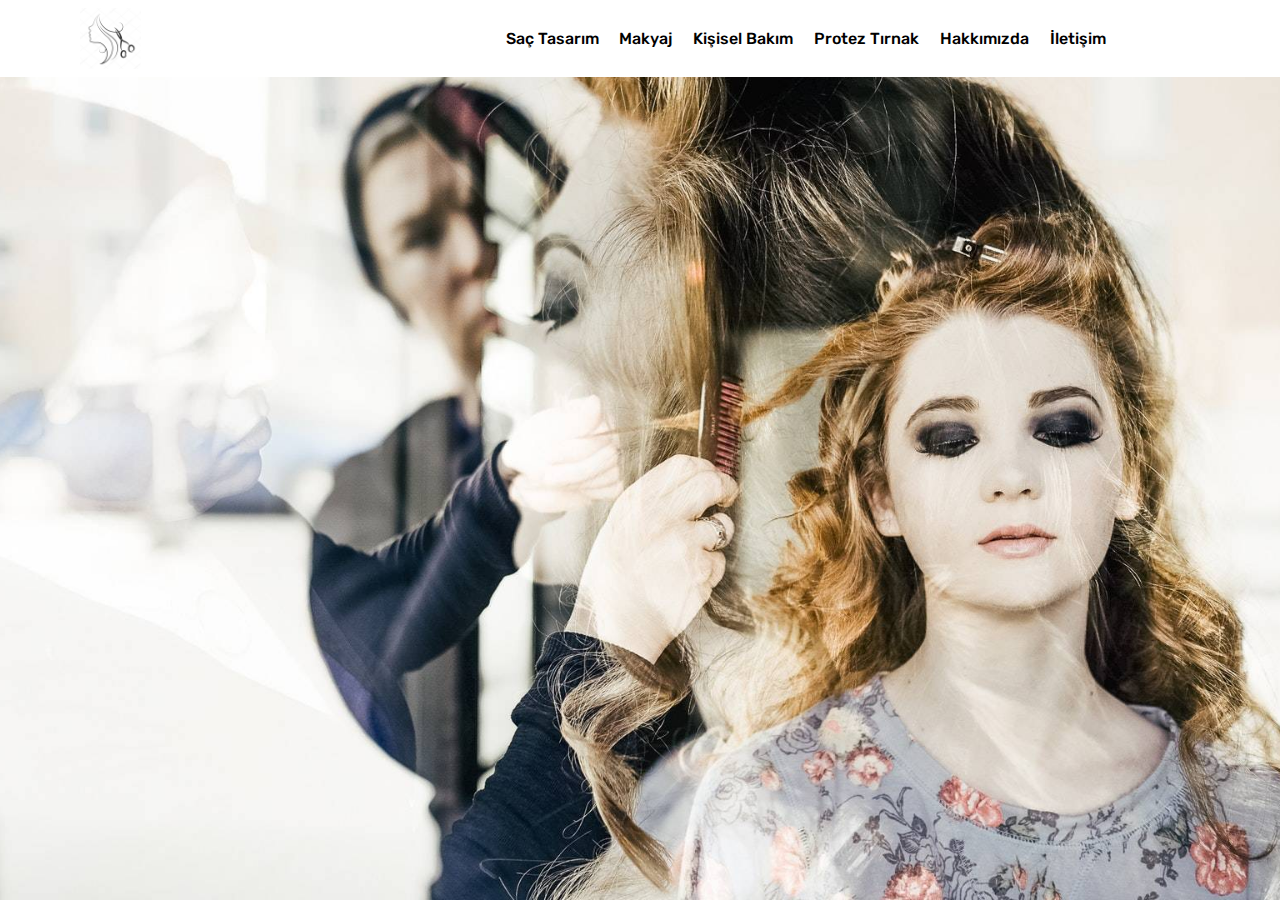
<file: index.html>
<!DOCTYPE html>
<html>
<head>
  <!-- Site made with Mobirise Website Builder v4.4.1, https://mobirise.com -->
  <meta charset="UTF-8">
  <meta http-equiv="X-UA-Compatible" content="IE=edge">
  <meta name="generator" content="Mobirise v4.4.1, mobirise.com">
  <meta name="viewport" content="width=device-width, initial-scale=1">
  <link rel="shortcut icon" href="assets/images/i-1024x1024.jpg" type="image/x-icon">
  <meta name="description" content="">
  <title>summer</title>
  <link rel="stylesheet" href="assets/web/assets/mobirise-icons/mobirise-icons.css">
  <link rel="stylesheet" href="assets/tether/tether.min.css">
  <link rel="stylesheet" href="assets/bootstrap/css/bootstrap.min.css">
  <link rel="stylesheet" href="assets/bootstrap/css/bootstrap-grid.min.css">
  <link rel="stylesheet" href="assets/bootstrap/css/bootstrap-reboot.min.css">
  <link rel="stylesheet" href="assets/dropdown/css/style.css">
  <link rel="stylesheet" href="assets/theme/css/style.css">
  <link rel="stylesheet" href="assets/mobirise/css/mbr-additional.css" type="text/css">
  
  
  
</head>
<body>
<section class="menu cid-qFcSXd8FiO" once="menu" id="menu2-k" data-rv-view="742">

    

    <nav class="navbar navbar-expand beta-menu navbar-dropdown align-items-center navbar-fixed-top navbar-toggleable-sm">
        <button class="navbar-toggler navbar-toggler-right" type="button" data-toggle="collapse" data-target="#navbarSupportedContent" aria-controls="navbarSupportedContent" aria-expanded="false" aria-label="Toggle navigation">
            <div class="hamburger">
                <span></span>
                <span></span>
                <span></span>
                <span></span>
            </div>
        </button>
        <div class="menu-logo">
            <div class="navbar-brand">
                <span class="navbar-logo">
                    <a href="index.html">
                        <img src="assets/images/i-1024x1024.jpg" alt="Mobirise" title="" media-simple="true" style="height: 3.8rem;">
                    </a>
                </span>
                
            </div>
        </div>
        <div class="collapse navbar-collapse" id="navbarSupportedContent">
            <ul class="navbar-nav nav-dropdown nav-right" data-app-modern-menu="true"><li class="nav-item"><a class="nav-link link text-black display-4" href="page1.html">Saç Tasarım</a></li><li class="nav-item"><a class="nav-link link text-black display-4" href="page2.html">Makyaj</a></li><li class="nav-item"><a class="nav-link link text-black display-4" href="page3.html">Kişisel Bakım</a></li><li class="nav-item"><a class="nav-link link text-black display-4" href="page4.html">Protez Tırnak</a></li><li class="nav-item"><a class="nav-link link text-black display-4" href="page5.html">Hakkımızda</a></li>
                <li class="nav-item">
                    <a class="nav-link link text-black display-4" href="page6.html">İletişim &nbsp; &nbsp; &nbsp; &nbsp; &nbsp; &nbsp; &nbsp; &nbsp; &nbsp; &nbsp;&nbsp;</a>
                </li></ul>
            
        </div>
    </nav>
</section>

<section class="engine"><a href="https://mobirise.co/l">free bootstrap themes</a></section><section class="cid-qFc4YWUvfz mbr-fullscreen mbr-parallax-background" id="header2-j" data-rv-view="744">

    

    

    <div class="container align-center">
        <div class="row justify-content-md-center">
            <div class="mbr-white col-md-10">
                
                
                
                
            </div>
        </div>
    </div>
    
</section>


  <script src="assets/web/assets/jquery/jquery.min.js"></script>
  <script src="assets/popper/popper.min.js"></script>
  <script src="assets/tether/tether.min.js"></script>
  <script src="assets/bootstrap/js/bootstrap.min.js"></script>
  <script src="assets/smooth-scroll/smooth-scroll.js"></script>
  <script src="assets/dropdown/js/script.min.js"></script>
  <script src="assets/touch-swipe/jquery.touch-swipe.min.js"></script>
  <script src="assets/jarallax/jarallax.min.js"></script>
  <script src="assets/theme/js/script.js"></script>
  
  
</body>
</html>
</file>
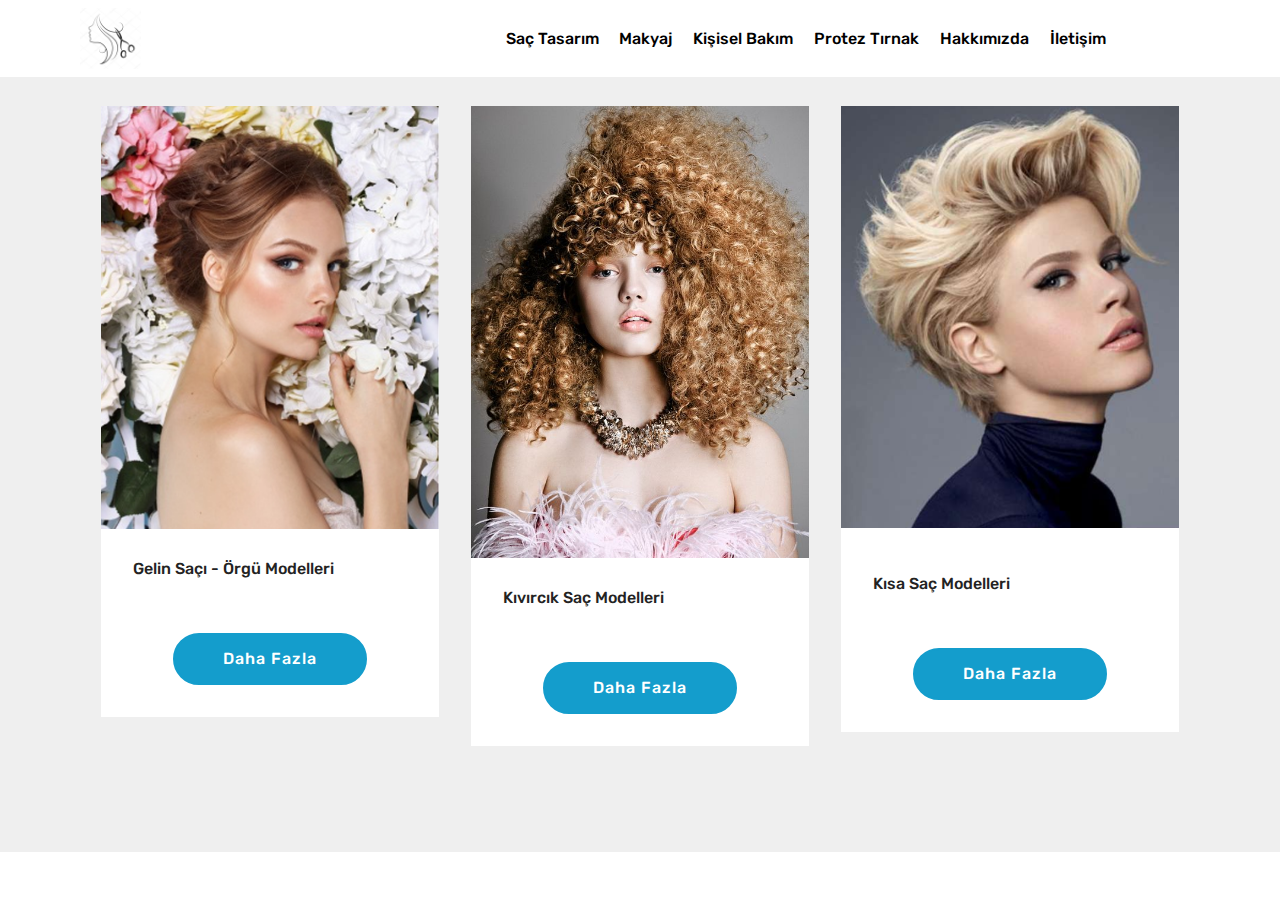
<file: page1.html>
<!DOCTYPE html>
<html>
<head>
  <!-- Site made with Mobirise Website Builder v4.4.1, https://mobirise.com -->
  <meta charset="UTF-8">
  <meta http-equiv="X-UA-Compatible" content="IE=edge">
  <meta name="generator" content="Mobirise v4.4.1, mobirise.com">
  <meta name="viewport" content="width=device-width, initial-scale=1">
  <link rel="shortcut icon" href="assets/images/i-1024x1024.jpg" type="image/x-icon">
  <meta name="description" content="">
  <title>saç tasarım</title>
  <link rel="stylesheet" href="assets/web/assets/mobirise-icons/mobirise-icons.css">
  <link rel="stylesheet" href="assets/tether/tether.min.css">
  <link rel="stylesheet" href="assets/bootstrap/css/bootstrap.min.css">
  <link rel="stylesheet" href="assets/bootstrap/css/bootstrap-grid.min.css">
  <link rel="stylesheet" href="assets/bootstrap/css/bootstrap-reboot.min.css">
  <link rel="stylesheet" href="assets/dropdown/css/style.css">
  <link rel="stylesheet" href="assets/theme/css/style.css">
  <link rel="stylesheet" href="assets/mobirise/css/mbr-additional.css" type="text/css">
  
  
  
</head>
<body>
<section class="menu cid-qFcTU2oQO6" once="menu" id="menu2-l" data-rv-view="747">

    

    <nav class="navbar navbar-expand beta-menu navbar-dropdown align-items-center navbar-fixed-top navbar-toggleable-sm">
        <button class="navbar-toggler navbar-toggler-right" type="button" data-toggle="collapse" data-target="#navbarSupportedContent" aria-controls="navbarSupportedContent" aria-expanded="false" aria-label="Toggle navigation">
            <div class="hamburger">
                <span></span>
                <span></span>
                <span></span>
                <span></span>
            </div>
        </button>
        <div class="menu-logo">
            <div class="navbar-brand">
                <span class="navbar-logo">
                    <a href="index.html">
                        <img src="assets/images/i-1024x1024.jpg" alt="Mobirise" title="" media-simple="true" style="height: 3.8rem;">
                    </a>
                </span>
                
            </div>
        </div>
        <div class="collapse navbar-collapse" id="navbarSupportedContent">
            <ul class="navbar-nav nav-dropdown nav-right" data-app-modern-menu="true"><li class="nav-item"><a class="nav-link link text-black display-4" href="page1.html">Saç Tasarım</a></li><li class="nav-item"><a class="nav-link link text-black display-4" href="page2.html">Makyaj</a></li><li class="nav-item"><a class="nav-link link text-black display-4" href="page3.html">Kişisel Bakım</a></li><li class="nav-item"><a class="nav-link link text-black display-4" href="page4.html">Protez Tırnak</a></li><li class="nav-item"><a class="nav-link link text-black display-4" href="page5.html">Hakkımızda</a></li>
                <li class="nav-item">
                    <a class="nav-link link text-black display-4" href="page6.html">İletişim &nbsp; &nbsp; &nbsp; &nbsp; &nbsp; &nbsp; &nbsp; &nbsp; &nbsp; &nbsp;&nbsp;</a>
                </li></ul>
            
        </div>
    </nav>
</section>

<section class="engine"><a href="https://mobirise.co">Mobirise</a></section><section class="features3 cid-qFb08uGCAI" id="features3-a" data-rv-view="749">

    

    
    <div class="container">
        <div class="media-container-row">
            <div class="card p-3 col-12 col-md-6 col-lg-4">
                <div class="card-wrapper">
                    <div class="card-img">
                        <img src="assets/images/ggggggggg-400x500.png" alt="Mobirise" title="" media-simple="true">
                    </div>
                    <div class="card-box">
                        <h4 class="card-title mbr-fonts-style display-7">Gelin Saçı - Örgü Modelleri</h4>
                        <p class="mbr-text mbr-fonts-style display-7"></p>
                    </div>
                    <div class="mbr-section-btn text-center"><a href="page7.html" class="btn btn-primary display-4">Daha Fazla</a></div>
                </div>
            </div>

            <div class="card p-3 col-12 col-md-6 col-lg-4">
                <div class="card-wrapper">
                    <div class="card-img">
                        <img src="assets/images/kivircik-saclar-icin-4-bakim-onerisi-6-570x762.jpg" alt="Mobirise" title="" media-simple="true">
                    </div>
                    <div class="card-box">
                        <h4 class="card-title mbr-fonts-style display-7">Kıvırcık Saç Modelleri</h4>
                        <p class="mbr-text mbr-fonts-style display-7"></p>
                    </div>
                    <div class="mbr-section-btn text-center"><a href="page8.html" class="btn btn-primary display-4">Daha Fazla</a></div>
                </div>
            </div>

            <div class="card p-3 col-12 col-md-6 col-lg-4">
                <div class="card-wrapper">
                    <div class="card-img">
                        <img src="assets/images/ksa-453x565.png" alt="Mobirise" title="" media-simple="true">
                    </div>
                    <div class="card-box">
                        <h4 class="card-title mbr-fonts-style display-7"><br>Kısa Saç Modelleri</h4>
                        <p class="mbr-text mbr-fonts-style display-7"></p>
                    </div>
                    <div class="mbr-section-btn text-center"><a href="page9.html" class="btn btn-primary display-4">Daha Fazla</a></div>
                </div>
            </div>

            
        </div>
    </div>
</section>


  <script src="assets/web/assets/jquery/jquery.min.js"></script>
  <script src="assets/popper/popper.min.js"></script>
  <script src="assets/tether/tether.min.js"></script>
  <script src="assets/bootstrap/js/bootstrap.min.js"></script>
  <script src="assets/smooth-scroll/smooth-scroll.js"></script>
  <script src="assets/dropdown/js/script.min.js"></script>
  <script src="assets/touch-swipe/jquery.touch-swipe.min.js"></script>
  <script src="assets/theme/js/script.js"></script>
  
  
</body>
</html>
</file>
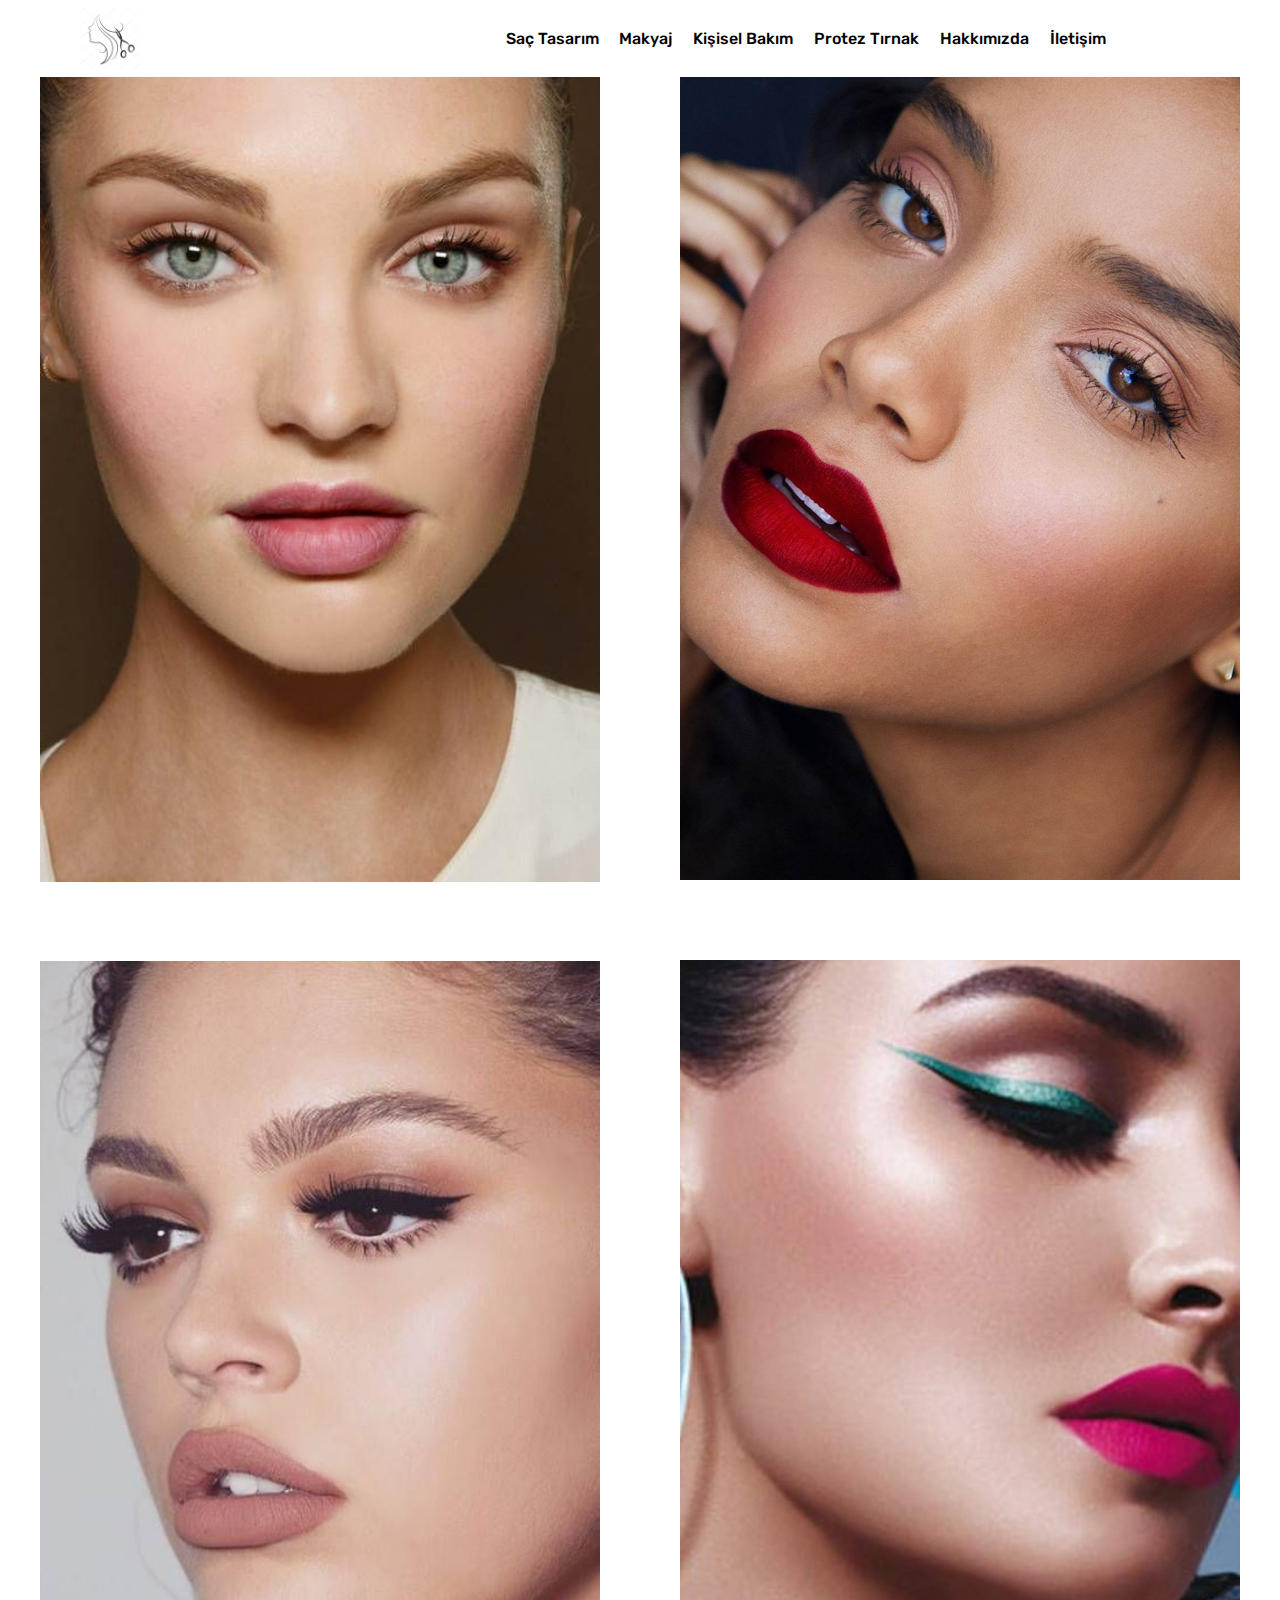
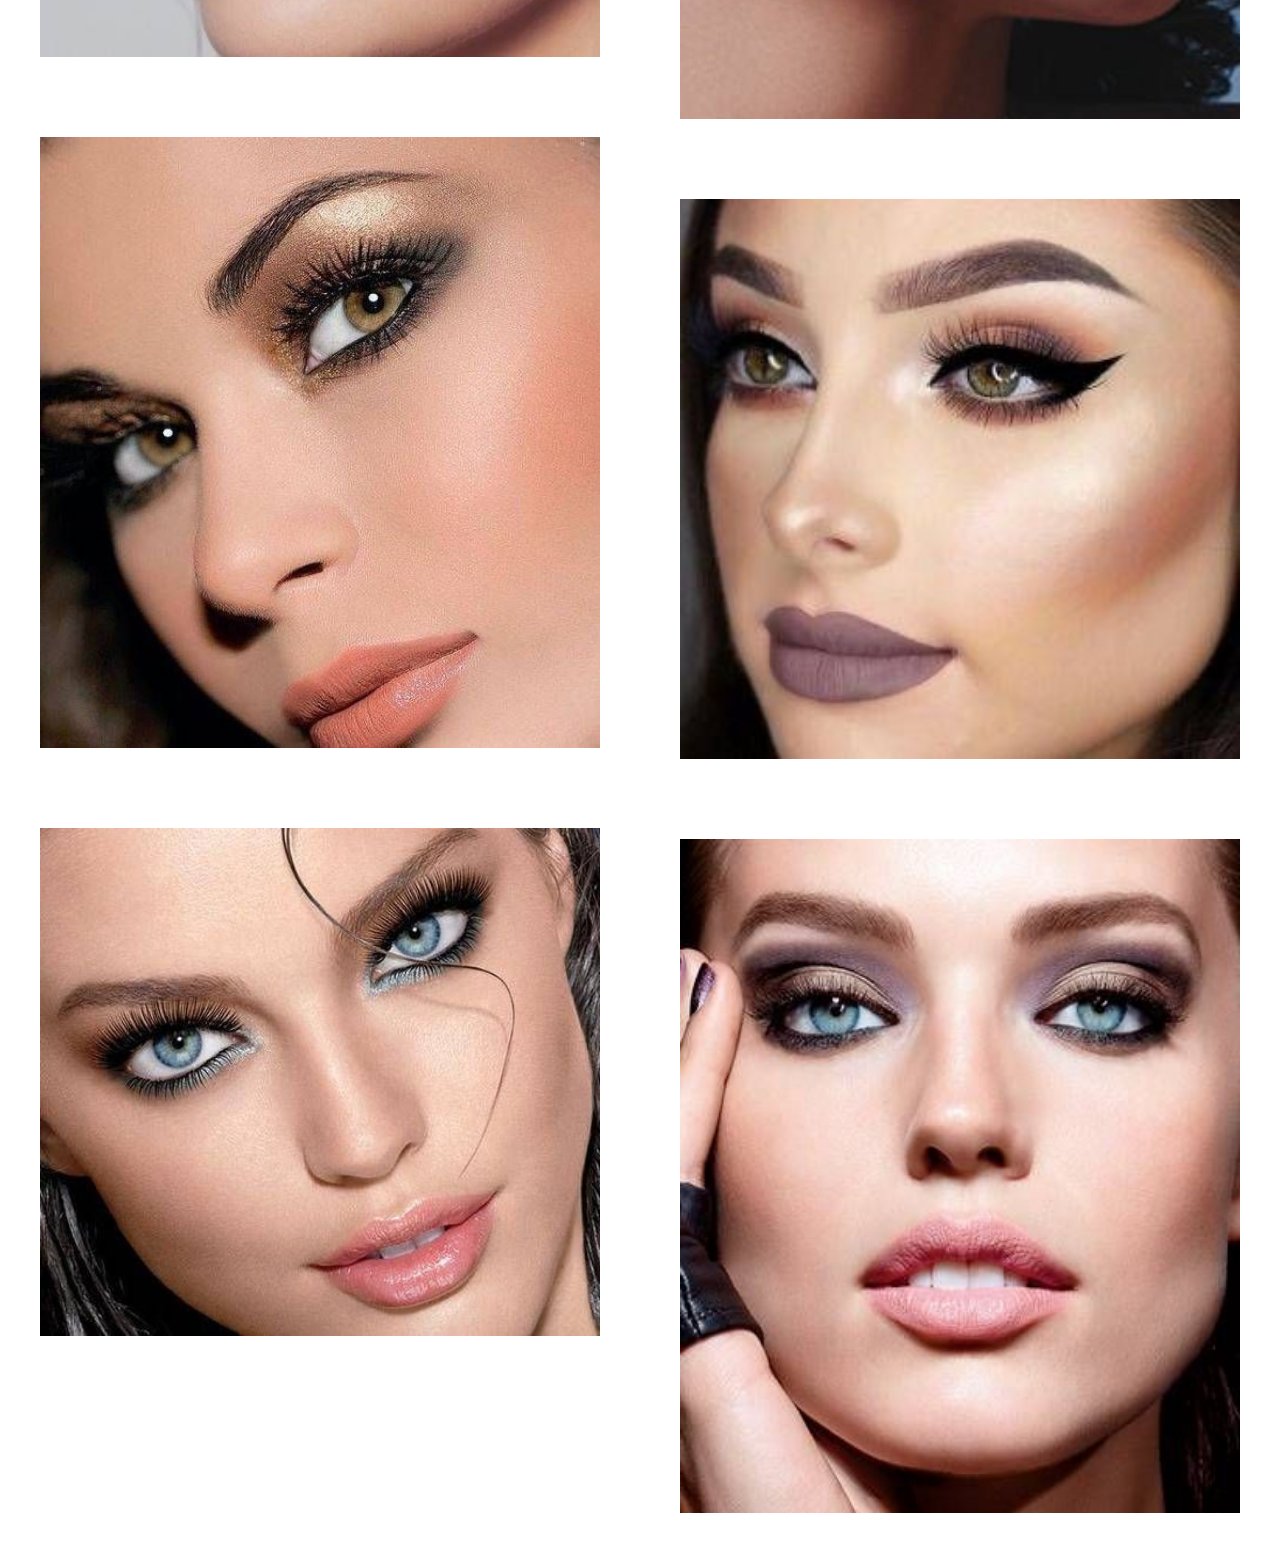
<file: page2.html>
<!DOCTYPE html>
<html>
<head>
  <!-- Site made with Mobirise Website Builder v4.4.1, https://mobirise.com -->
  <meta charset="UTF-8">
  <meta http-equiv="X-UA-Compatible" content="IE=edge">
  <meta name="generator" content="Mobirise v4.4.1, mobirise.com">
  <meta name="viewport" content="width=device-width, initial-scale=1">
  <link rel="shortcut icon" href="assets/images/i-1024x1024.jpg" type="image/x-icon">
  <meta name="description" content="">
  <title>makyaj</title>
  <link rel="stylesheet" href="assets/web/assets/mobirise-icons/mobirise-icons.css">
  <link rel="stylesheet" href="assets/tether/tether.min.css">
  <link rel="stylesheet" href="assets/bootstrap/css/bootstrap.min.css">
  <link rel="stylesheet" href="assets/bootstrap/css/bootstrap-grid.min.css">
  <link rel="stylesheet" href="assets/bootstrap/css/bootstrap-reboot.min.css">
  <link rel="stylesheet" href="assets/dropdown/css/style.css">
  <link rel="stylesheet" href="assets/theme/css/style.css">
  <link rel="stylesheet" href="assets/mobirise-gallery/style.css">
  <link rel="stylesheet" href="assets/mobirise/css/mbr-additional.css" type="text/css">
  
  
  
</head>
<body>
<section class="menu cid-qFcU0OFAOx" once="menu" id="menu2-p" data-rv-view="752">

    

    <nav class="navbar navbar-expand beta-menu navbar-dropdown align-items-center navbar-fixed-top navbar-toggleable-sm">
        <button class="navbar-toggler navbar-toggler-right" type="button" data-toggle="collapse" data-target="#navbarSupportedContent" aria-controls="navbarSupportedContent" aria-expanded="false" aria-label="Toggle navigation">
            <div class="hamburger">
                <span></span>
                <span></span>
                <span></span>
                <span></span>
            </div>
        </button>
        <div class="menu-logo">
            <div class="navbar-brand">
                <span class="navbar-logo">
                    <a href="index.html">
                        <img src="assets/images/i-1024x1024.jpg" alt="Mobirise" title="" media-simple="true" style="height: 3.8rem;">
                    </a>
                </span>
                
            </div>
        </div>
        <div class="collapse navbar-collapse" id="navbarSupportedContent">
            <ul class="navbar-nav nav-dropdown nav-right" data-app-modern-menu="true"><li class="nav-item"><a class="nav-link link text-black display-4" href="page1.html">Saç Tasarım</a></li><li class="nav-item"><a class="nav-link link text-black display-4" href="page2.html">Makyaj</a></li><li class="nav-item"><a class="nav-link link text-black display-4" href="page3.html">Kişisel Bakım</a></li><li class="nav-item"><a class="nav-link link text-black display-4" href="page4.html">Protez Tırnak</a></li><li class="nav-item"><a class="nav-link link text-black display-4" href="page5.html">Hakkımızda</a></li>
                <li class="nav-item">
                    <a class="nav-link link text-black display-4" href="page6.html">İletişim &nbsp; &nbsp; &nbsp; &nbsp; &nbsp; &nbsp; &nbsp; &nbsp; &nbsp; &nbsp;&nbsp;</a>
                </li></ul>
            
        </div>
    </nav>
</section>

<section class="engine"><a href="https://mobirise.co/b">web creator</a></section><section class="mbr-gallery mbr-slider-carousel cid-qF5IQXbXd4" id="gallery3-1" data-rv-view="754">

    

    <div>
        <div><!-- Filter --><!-- Gallery --><div class="mbr-gallery-row"><div class="mbr-gallery-layout-default"><div><div><div class="mbr-gallery-item mbr-gallery-item--p5" data-video-url="false" data-tags="Animated"><div href="#lb-gallery3-1" data-slide-to="0" data-toggle="modal"><img src="assets/images/sade-makyaj-ornekleri-7-499x750-499x750.jpg" alt=""><span class="icon-focus"></span></div></div><div class="mbr-gallery-item mbr-gallery-item--p5" data-video-url="false" data-tags="Awesome"><div href="#lb-gallery3-1" data-slide-to="1" data-toggle="modal"><img src="assets/images/original-1000x1500-800x1200.jpg" alt=""><span class="icon-focus"></span></div></div><div class="mbr-gallery-item mbr-gallery-item--p5" data-video-url="false" data-tags="Creative"><div href="#lb-gallery3-1" data-slide-to="2" data-toggle="modal"><img src="assets/images/turquoiselips-500x678-500x678.jpg" alt=""><span class="icon-focus"></span></div></div><div class="mbr-gallery-item mbr-gallery-item--p5" data-video-url="false" data-tags="Awesome"><div href="#lb-gallery3-1" data-slide-to="3" data-toggle="modal"><img src="assets/images/5f4tw-0lxd4l-483x600-483x600.jpg" alt=""><span class="icon-focus"></span></div></div><div class="mbr-gallery-item mbr-gallery-item--p5" data-video-url="false" data-tags="Responsive"><div href="#lb-gallery3-1" data-slide-to="4" data-toggle="modal"><img src="assets/images/makyahhh-524x572-524x572.jpg" alt=""><span class="icon-focus"></span></div></div><div class="mbr-gallery-item mbr-gallery-item--p5" data-video-url="false" data-tags="Awesome"><div href="#lb-gallery3-1" data-slide-to="5" data-toggle="modal"><img src="assets/images/makyajjjjjjjjjj-300x300-300x300.jpg" alt=""><span class="icon-focus"></span></div></div><div class="mbr-gallery-item mbr-gallery-item--p5" data-video-url="false" data-tags="Responsive"><div href="#lb-gallery3-1" data-slide-to="6" data-toggle="modal"><img src="assets/images/pure-blue-large-480x435-480x435.jpg" alt=""><span class="icon-focus"></span></div></div><div class="mbr-gallery-item mbr-gallery-item--p5" data-video-url="false" data-tags="Animated"><div href="#lb-gallery3-1" data-slide-to="7" data-toggle="modal"><img src="assets/images/intro-totalbeauty-logo-best-eye-primers.v2-360x433-360x433.jpg" alt=""><span class="icon-focus"></span></div></div></div></div><div class="clearfix"></div></div></div><!-- Lightbox --><div data-app-prevent-settings="" class="mbr-slider modal fade carousel slide" tabindex="-1" data-keyboard="true" data-interval="false" id="lb-gallery3-1"><div class="modal-dialog"><div class="modal-content"><div class="modal-body"><div class="carousel-inner"><div class="carousel-item"><img src="assets/images/sade-makyaj-ornekleri-7-499x750.jpg" alt=""></div><div class="carousel-item"><img src="assets/images/original-1000x1500.jpg" alt=""></div><div class="carousel-item active"><img src="assets/images/turquoiselips-500x678.jpg" alt=""></div><div class="carousel-item"><img src="assets/images/5f4tw-0lxd4l-483x600.jpg" alt=""></div><div class="carousel-item"><img src="assets/images/makyahhh-524x572.jpg" alt=""></div><div class="carousel-item"><img src="assets/images/makyajjjjjjjjjj-300x300.jpg" alt=""></div><div class="carousel-item"><img src="assets/images/pure-blue-large-480x435.jpg" alt=""></div><div class="carousel-item"><img src="assets/images/intro-totalbeauty-logo-best-eye-primers.v2-360x433.jpg" alt=""></div></div><a class="carousel-control carousel-control-prev" role="button" data-slide="prev" href="#lb-gallery3-1"><span class="mbri-left mbr-iconfont" aria-hidden="true"></span><span class="sr-only">Previous</span></a><a class="carousel-control carousel-control-next" role="button" data-slide="next" href="#lb-gallery3-1"><span class="mbri-right mbr-iconfont" aria-hidden="true"></span><span class="sr-only">Next</span></a><a class="close" href="#" role="button" data-dismiss="modal"><span class="sr-only">Close</span></a></div></div></div></div></div>
    </div>

</section>


  <script src="assets/web/assets/jquery/jquery.min.js"></script>
  <script src="assets/popper/popper.min.js"></script>
  <script src="assets/tether/tether.min.js"></script>
  <script src="assets/bootstrap/js/bootstrap.min.js"></script>
  <script src="assets/smooth-scroll/smooth-scroll.js"></script>
  <script src="assets/dropdown/js/script.min.js"></script>
  <script src="assets/touch-swipe/jquery.touch-swipe.min.js"></script>
  <script src="assets/jquery-mb-vimeo_player/jquery.mb.vimeo_player.js"></script>
  <script src="assets/bootstrap-carousel-swipe/bootstrap-carousel-swipe.js"></script>
  <script src="assets/masonry/masonry.pkgd.min.js"></script>
  <script src="assets/imagesloaded/imagesloaded.pkgd.min.js"></script>
  <script src="assets/theme/js/script.js"></script>
  <script src="assets/mobirise-gallery/player.min.js"></script>
  <script src="assets/mobirise-gallery/script.js"></script>
  <script src="assets/mobirise-slider-video/script.js"></script>
  
  
</body>
</html>
</file>
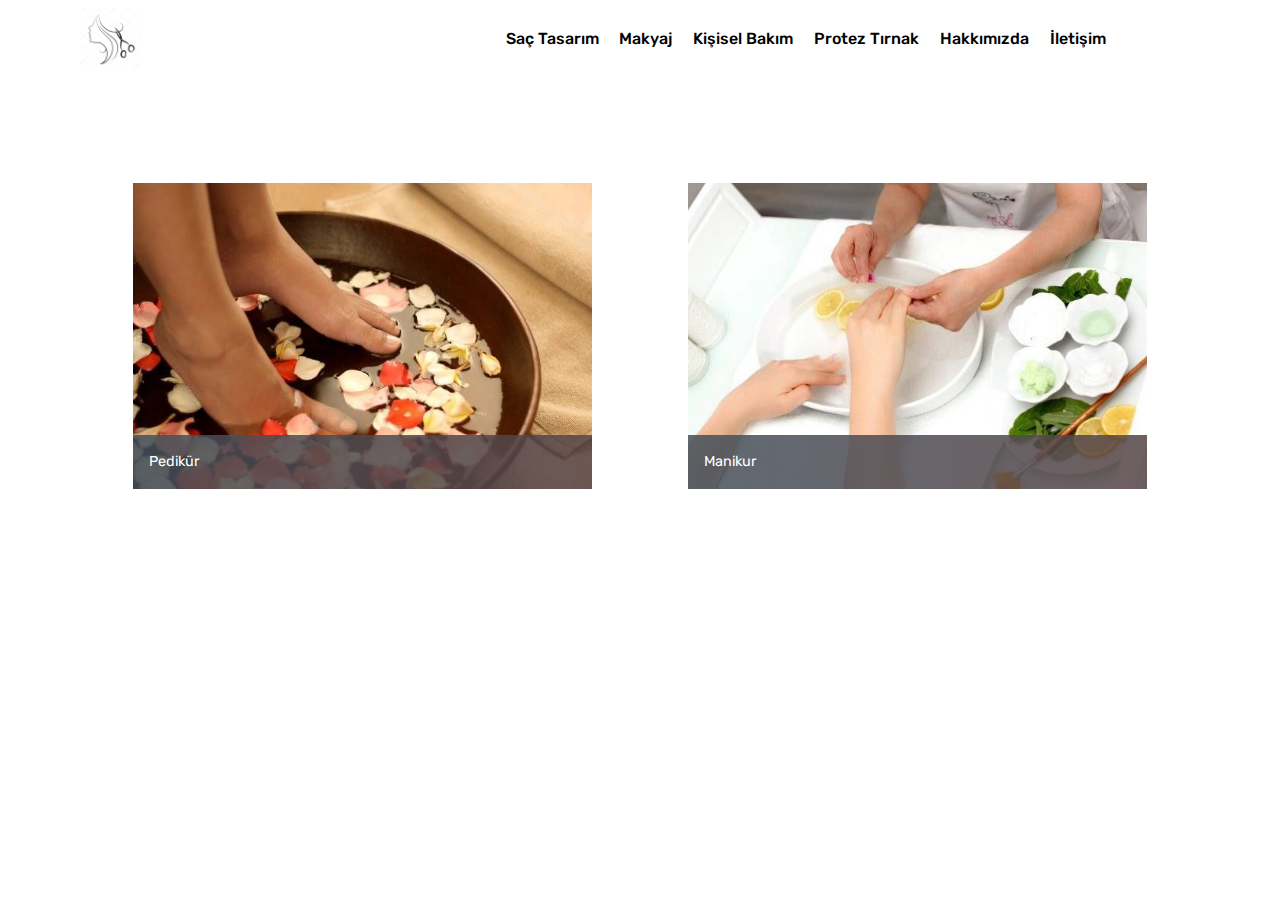
<file: page3.html>
<!DOCTYPE html>
<html>
<head>
  <!-- Site made with Mobirise Website Builder v4.4.1, https://mobirise.com -->
  <meta charset="UTF-8">
  <meta http-equiv="X-UA-Compatible" content="IE=edge">
  <meta name="generator" content="Mobirise v4.4.1, mobirise.com">
  <meta name="viewport" content="width=device-width, initial-scale=1">
  <link rel="shortcut icon" href="assets/images/i-1024x1024.jpg" type="image/x-icon">
  <meta name="description" content="">
  <title>kişisel bakım</title>
  <link rel="stylesheet" href="assets/web/assets/mobirise-icons/mobirise-icons.css">
  <link rel="stylesheet" href="assets/tether/tether.min.css">
  <link rel="stylesheet" href="assets/bootstrap/css/bootstrap.min.css">
  <link rel="stylesheet" href="assets/bootstrap/css/bootstrap-grid.min.css">
  <link rel="stylesheet" href="assets/bootstrap/css/bootstrap-reboot.min.css">
  <link rel="stylesheet" href="assets/dropdown/css/style.css">
  <link rel="stylesheet" href="assets/theme/css/style.css">
  <link rel="stylesheet" href="assets/mobirise-gallery/style.css">
  <link rel="stylesheet" href="assets/mobirise/css/mbr-additional.css" type="text/css">
  
  
  
</head>
<body>
<section class="menu cid-qFcU2FJ6Qh" once="menu" id="menu2-q" data-rv-view="789">

    

    <nav class="navbar navbar-expand beta-menu navbar-dropdown align-items-center navbar-fixed-top navbar-toggleable-sm">
        <button class="navbar-toggler navbar-toggler-right" type="button" data-toggle="collapse" data-target="#navbarSupportedContent" aria-controls="navbarSupportedContent" aria-expanded="false" aria-label="Toggle navigation">
            <div class="hamburger">
                <span></span>
                <span></span>
                <span></span>
                <span></span>
            </div>
        </button>
        <div class="menu-logo">
            <div class="navbar-brand">
                <span class="navbar-logo">
                    <a href="index.html">
                        <img src="assets/images/i-1024x1024.jpg" alt="Mobirise" title="" media-simple="true" style="height: 3.8rem;">
                    </a>
                </span>
                
            </div>
        </div>
        <div class="collapse navbar-collapse" id="navbarSupportedContent">
            <ul class="navbar-nav nav-dropdown nav-right" data-app-modern-menu="true"><li class="nav-item"><a class="nav-link link text-black display-4" href="page1.html">Saç Tasarım</a></li><li class="nav-item"><a class="nav-link link text-black display-4" href="page2.html">Makyaj</a></li><li class="nav-item"><a class="nav-link link text-black display-4" href="page3.html">Kişisel Bakım</a></li><li class="nav-item"><a class="nav-link link text-black display-4" href="page4.html">Protez Tırnak</a></li><li class="nav-item"><a class="nav-link link text-black display-4" href="page5.html">Hakkımızda</a></li>
                <li class="nav-item">
                    <a class="nav-link link text-black display-4" href="page6.html">İletişim &nbsp; &nbsp; &nbsp; &nbsp; &nbsp; &nbsp; &nbsp; &nbsp; &nbsp; &nbsp;&nbsp;</a>
                </li></ul>
            
        </div>
    </nav>
</section>

<section class="engine"><a href="https://mobirise.co/k">free bootstrap template</a></section><section class="mbr-gallery mbr-slider-carousel cid-qF6a8Yb3Id" id="gallery1-9" data-rv-view="791">

    

    <div class="container">
        <div><!-- Filter --><!-- Gallery --><div class="mbr-gallery-row"><div class="mbr-gallery-layout-default"><div><div><div class="mbr-gallery-item mbr-gallery-item--p6" data-video-url="false" data-tags="Awesome"><div href="#lb-gallery1-9" data-slide-to="0" data-toggle="modal"><img src="assets/images/55050503-600x400-600x400.jpg" alt=""><span class="icon-focus"></span><span class="mbr-gallery-title mbr-fonts-style display-7">Pedikür</span></div></div><div class="mbr-gallery-item mbr-gallery-item--p6" data-video-url="false" data-tags="Responsive"><div href="#lb-gallery1-9" data-slide-to="1" data-toggle="modal"><img src="assets/images/manikur-600x400-600x400.jpg" alt=""><span class="icon-focus"></span><span class="mbr-gallery-title mbr-fonts-style display-7">Manikur</span></div></div></div></div><div class="clearfix"></div></div></div><!-- Lightbox --><div data-app-prevent-settings="" class="mbr-slider modal fade carousel slide" tabindex="-1" data-keyboard="true" data-interval="false" id="lb-gallery1-9"><div class="modal-dialog"><div class="modal-content"><div class="modal-body"><div class="carousel-inner"><div class="carousel-item"><img src="assets/images/55050503-600x400.jpg" alt=""></div><div class="carousel-item active"><img src="assets/images/manikur-600x400.jpg" alt=""></div></div><a class="carousel-control carousel-control-prev" role="button" data-slide="prev" href="#lb-gallery1-9"><span class="mbri-left mbr-iconfont" aria-hidden="true"></span><span class="sr-only">Previous</span></a><a class="carousel-control carousel-control-next" role="button" data-slide="next" href="#lb-gallery1-9"><span class="mbri-right mbr-iconfont" aria-hidden="true"></span><span class="sr-only">Next</span></a><a class="close" href="#" role="button" data-dismiss="modal"><span class="sr-only">Close</span></a></div></div></div></div></div>
    </div>

</section>


  <script src="assets/web/assets/jquery/jquery.min.js"></script>
  <script src="assets/popper/popper.min.js"></script>
  <script src="assets/tether/tether.min.js"></script>
  <script src="assets/bootstrap/js/bootstrap.min.js"></script>
  <script src="assets/smooth-scroll/smooth-scroll.js"></script>
  <script src="assets/dropdown/js/script.min.js"></script>
  <script src="assets/touch-swipe/jquery.touch-swipe.min.js"></script>
  <script src="assets/jquery-mb-vimeo_player/jquery.mb.vimeo_player.js"></script>
  <script src="assets/bootstrap-carousel-swipe/bootstrap-carousel-swipe.js"></script>
  <script src="assets/masonry/masonry.pkgd.min.js"></script>
  <script src="assets/imagesloaded/imagesloaded.pkgd.min.js"></script>
  <script src="assets/theme/js/script.js"></script>
  <script src="assets/mobirise-gallery/player.min.js"></script>
  <script src="assets/mobirise-gallery/script.js"></script>
  <script src="assets/mobirise-slider-video/script.js"></script>
  
  
</body>
</html>
</file>
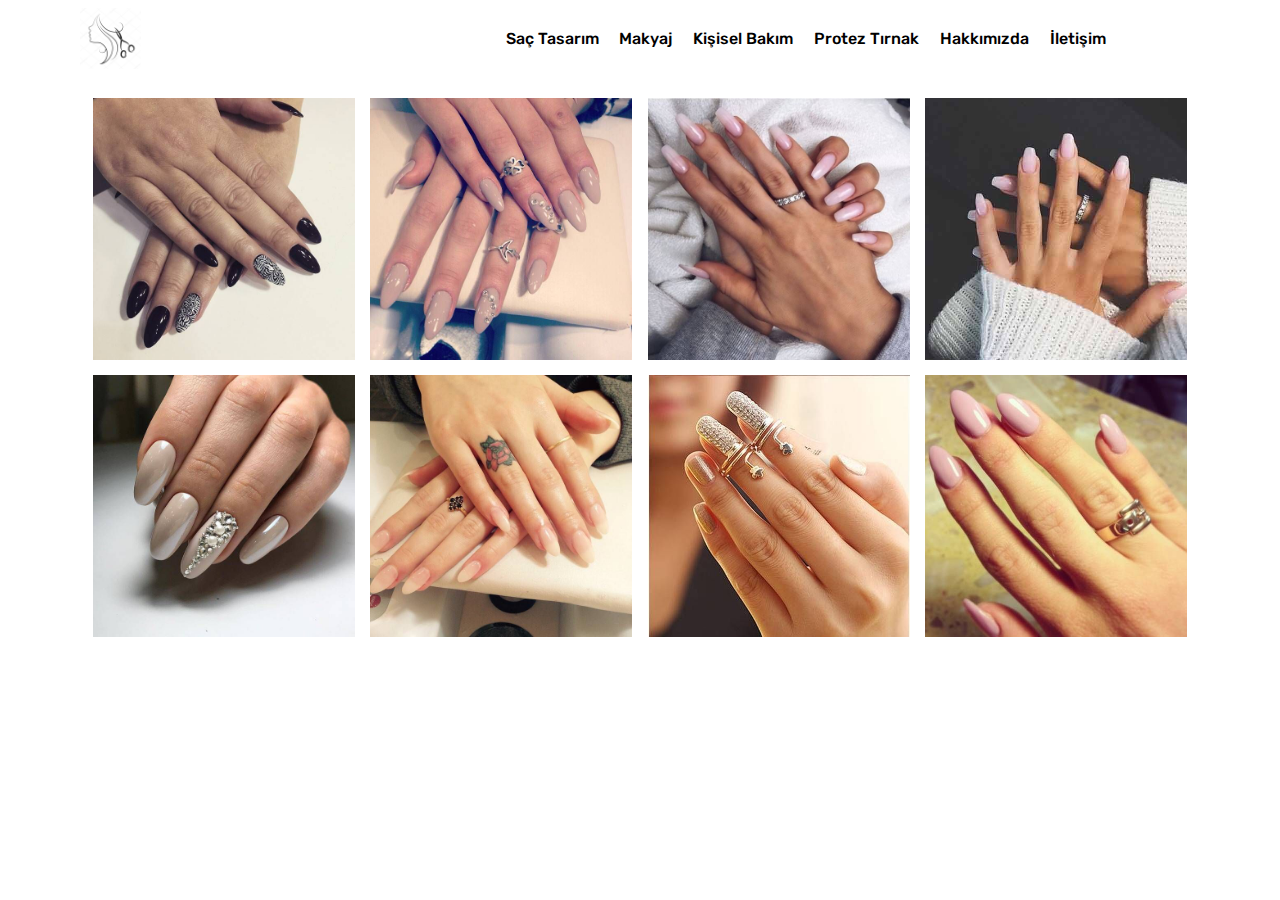
<file: page4.html>
<!DOCTYPE html>
<html>
<head>
  <!-- Site made with Mobirise Website Builder v4.4.1, https://mobirise.com -->
  <meta charset="UTF-8">
  <meta http-equiv="X-UA-Compatible" content="IE=edge">
  <meta name="generator" content="Mobirise v4.4.1, mobirise.com">
  <meta name="viewport" content="width=device-width, initial-scale=1">
  <link rel="shortcut icon" href="assets/images/i-1024x1024.jpg" type="image/x-icon">
  <meta name="description" content="">
  <title>protez tırnak</title>
  <link rel="stylesheet" href="assets/web/assets/mobirise-icons/mobirise-icons.css">
  <link rel="stylesheet" href="assets/tether/tether.min.css">
  <link rel="stylesheet" href="assets/bootstrap/css/bootstrap.min.css">
  <link rel="stylesheet" href="assets/bootstrap/css/bootstrap-grid.min.css">
  <link rel="stylesheet" href="assets/bootstrap/css/bootstrap-reboot.min.css">
  <link rel="stylesheet" href="assets/dropdown/css/style.css">
  <link rel="stylesheet" href="assets/theme/css/style.css">
  <link rel="stylesheet" href="assets/mobirise-gallery/style.css">
  <link rel="stylesheet" href="assets/mobirise/css/mbr-additional.css" type="text/css">
  
  
  
</head>
<body>
<section class="menu cid-qFcU4dZdgj" once="menu" id="menu2-r" data-rv-view="802">

    

    <nav class="navbar navbar-expand beta-menu navbar-dropdown align-items-center navbar-fixed-top navbar-toggleable-sm">
        <button class="navbar-toggler navbar-toggler-right" type="button" data-toggle="collapse" data-target="#navbarSupportedContent" aria-controls="navbarSupportedContent" aria-expanded="false" aria-label="Toggle navigation">
            <div class="hamburger">
                <span></span>
                <span></span>
                <span></span>
                <span></span>
            </div>
        </button>
        <div class="menu-logo">
            <div class="navbar-brand">
                <span class="navbar-logo">
                    <a href="index.html">
                        <img src="assets/images/i-1024x1024.jpg" alt="Mobirise" title="" media-simple="true" style="height: 3.8rem;">
                    </a>
                </span>
                
            </div>
        </div>
        <div class="collapse navbar-collapse" id="navbarSupportedContent">
            <ul class="navbar-nav nav-dropdown nav-right" data-app-modern-menu="true"><li class="nav-item"><a class="nav-link link text-black display-4" href="page1.html">Saç Tasarım</a></li><li class="nav-item"><a class="nav-link link text-black display-4" href="page2.html">Makyaj</a></li><li class="nav-item"><a class="nav-link link text-black display-4" href="page3.html">Kişisel Bakım</a></li><li class="nav-item"><a class="nav-link link text-black display-4" href="page4.html">Protez Tırnak</a></li><li class="nav-item"><a class="nav-link link text-black display-4" href="page5.html">Hakkımızda</a></li>
                <li class="nav-item">
                    <a class="nav-link link text-black display-4" href="page6.html">İletişim &nbsp; &nbsp; &nbsp; &nbsp; &nbsp; &nbsp; &nbsp; &nbsp; &nbsp; &nbsp;&nbsp;</a>
                </li></ul>
            
        </div>
    </nav>
</section>

<section class="engine"><a href="https://mobirise.co/e">web page builder software</a></section><section class="mbr-gallery mbr-slider-carousel cid-qF5RsikEof" id="gallery1-7" data-rv-view="804">

    

    <div class="container">
        <div><!-- Filter --><!-- Gallery --><div class="mbr-gallery-row"><div class="mbr-gallery-layout-default"><div><div><div class="mbr-gallery-item mbr-gallery-item--p1" data-video-url="false" data-tags="Awesome"><div href="#lb-gallery1-7" data-slide-to="0" data-toggle="modal"><img src="assets/images/10808638-803748573033758-1985331457-n-640x640-640x640.jpg" alt=""><span class="icon-focus"></span></div></div><div class="mbr-gallery-item mbr-gallery-item--p1" data-video-url="false" data-tags="Responsive"><div href="#lb-gallery1-7" data-slide-to="1" data-toggle="modal"><img src="assets/images/10957362-1575683162669950-1122947459-n-640x640-640x640.jpg" alt=""><span class="icon-focus"></span></div></div><div class="mbr-gallery-item mbr-gallery-item--p1" data-video-url="false" data-tags="Creative"><div href="#lb-gallery1-7" data-slide-to="2" data-toggle="modal"><img src="assets/images/art-beauty-couple-cozy-favim.com-3885862-610x610-610x610.jpg" alt=""><span class="icon-focus"></span></div></div><div class="mbr-gallery-item mbr-gallery-item--p1" data-video-url="false" data-tags="Animated"><div href="#lb-gallery1-7" data-slide-to="3" data-toggle="modal"><img src="assets/images/jel-protez-tirnak-1-500x500-500x500.jpg" alt=""><span class="icon-focus"></span></div></div><div class="mbr-gallery-item mbr-gallery-item--p1" data-video-url="false" data-tags="Awesome"><div href="#lb-gallery1-7" data-slide-to="4" data-toggle="modal"><img src="assets/images/file-640x640-640x640.jpg" alt=""><span class="icon-focus"></span></div></div><div class="mbr-gallery-item mbr-gallery-item--p1" data-video-url="false" data-tags="Awesome"><div href="#lb-gallery1-7" data-slide-to="5" data-toggle="modal"><img src="assets/images/10881871-1569499429988727-622355602-n-640x640-640x640.jpg" alt=""><span class="icon-focus"></span></div></div><div class="mbr-gallery-item mbr-gallery-item--p1" data-video-url="false" data-tags="Responsive"><div href="#lb-gallery1-7" data-slide-to="6" data-toggle="modal"><img src="assets/images/iiiiiiiiiiii-500x500-500x500.jpg" alt=""><span class="icon-focus"></span></div></div><div class="mbr-gallery-item mbr-gallery-item--p1" data-video-url="false" data-tags="Animated"><div href="#lb-gallery1-7" data-slide-to="7" data-toggle="modal"><img src="assets/images/large-1-500x500-500x500.jpg" alt=""><span class="icon-focus"></span></div></div></div></div><div class="clearfix"></div></div></div><!-- Lightbox --><div data-app-prevent-settings="" class="mbr-slider modal fade carousel slide" tabindex="-1" data-keyboard="true" data-interval="false" id="lb-gallery1-7"><div class="modal-dialog"><div class="modal-content"><div class="modal-body"><div class="carousel-inner"><div class="carousel-item"><img src="assets/images/10808638-803748573033758-1985331457-n-640x640.jpg" alt=""></div><div class="carousel-item"><img src="assets/images/10957362-1575683162669950-1122947459-n-640x640.jpg" alt=""></div><div class="carousel-item"><img src="assets/images/art-beauty-couple-cozy-favim.com-3885862-610x610.jpg" alt=""></div><div class="carousel-item"><img src="assets/images/jel-protez-tirnak-1-500x500.jpg" alt=""></div><div class="carousel-item"><img src="assets/images/file-640x640.jpg" alt=""></div><div class="carousel-item"><img src="assets/images/10881871-1569499429988727-622355602-n-640x640.jpg" alt=""></div><div class="carousel-item"><img src="assets/images/iiiiiiiiiiii-500x500.jpg" alt=""></div><div class="carousel-item active"><img src="assets/images/large-1-500x500.jpg" alt=""></div></div><a class="carousel-control carousel-control-prev" role="button" data-slide="prev" href="#lb-gallery1-7"><span class="mbri-left mbr-iconfont" aria-hidden="true"></span><span class="sr-only">Previous</span></a><a class="carousel-control carousel-control-next" role="button" data-slide="next" href="#lb-gallery1-7"><span class="mbri-right mbr-iconfont" aria-hidden="true"></span><span class="sr-only">Next</span></a><a class="close" href="#" role="button" data-dismiss="modal"><span class="sr-only">Close</span></a></div></div></div></div></div>
    </div>

</section>


  <script src="assets/web/assets/jquery/jquery.min.js"></script>
  <script src="assets/popper/popper.min.js"></script>
  <script src="assets/tether/tether.min.js"></script>
  <script src="assets/bootstrap/js/bootstrap.min.js"></script>
  <script src="assets/smooth-scroll/smooth-scroll.js"></script>
  <script src="assets/dropdown/js/script.min.js"></script>
  <script src="assets/touch-swipe/jquery.touch-swipe.min.js"></script>
  <script src="assets/jquery-mb-vimeo_player/jquery.mb.vimeo_player.js"></script>
  <script src="assets/bootstrap-carousel-swipe/bootstrap-carousel-swipe.js"></script>
  <script src="assets/masonry/masonry.pkgd.min.js"></script>
  <script src="assets/imagesloaded/imagesloaded.pkgd.min.js"></script>
  <script src="assets/theme/js/script.js"></script>
  <script src="assets/mobirise-gallery/player.min.js"></script>
  <script src="assets/mobirise-gallery/script.js"></script>
  <script src="assets/mobirise-slider-video/script.js"></script>
  
  
</body>
</html>
</file>
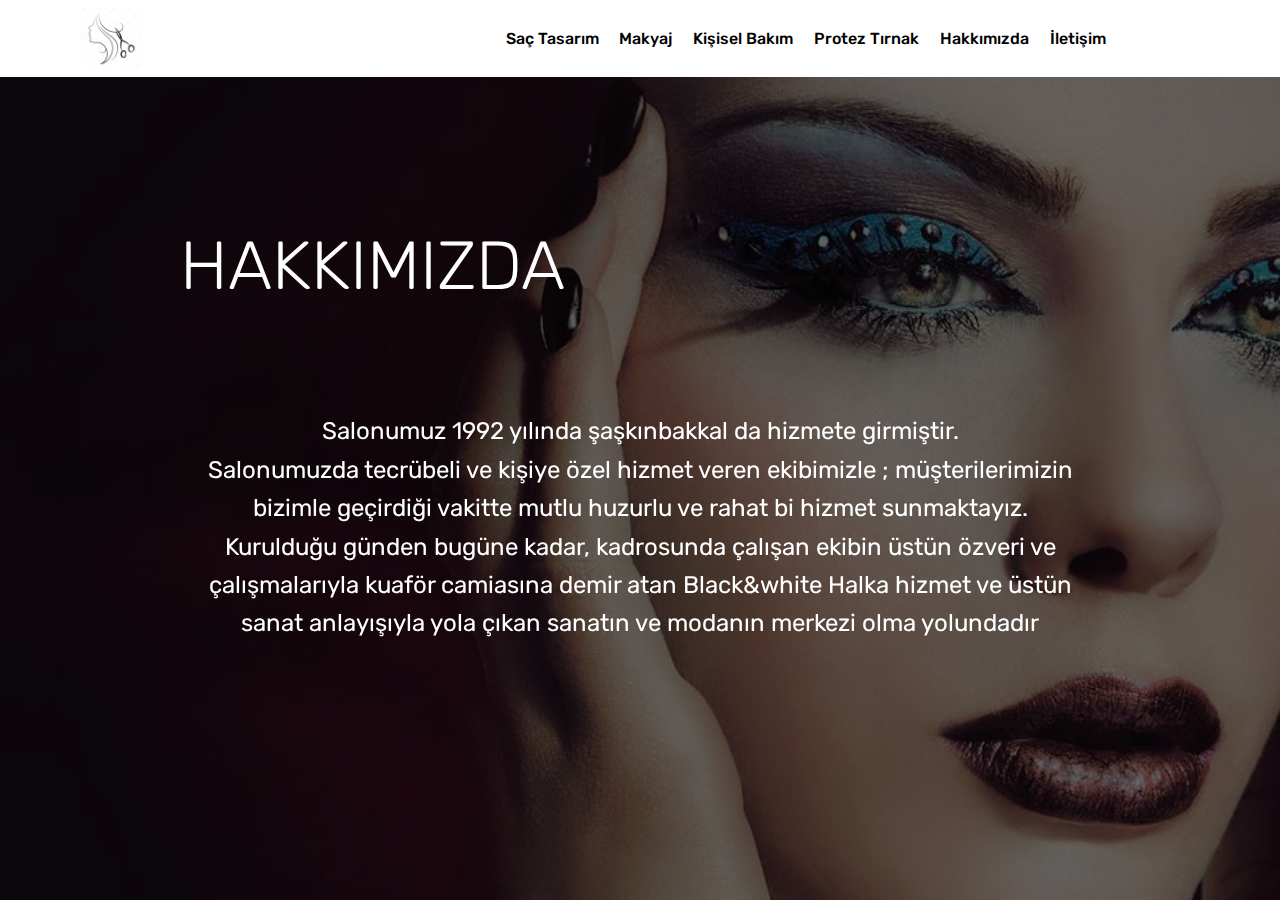
<file: page5.html>
<!DOCTYPE html>
<html>
<head>
  <!-- Site made with Mobirise Website Builder v4.4.1, https://mobirise.com -->
  <meta charset="UTF-8">
  <meta http-equiv="X-UA-Compatible" content="IE=edge">
  <meta name="generator" content="Mobirise v4.4.1, mobirise.com">
  <meta name="viewport" content="width=device-width, initial-scale=1">
  <link rel="shortcut icon" href="assets/images/i-1024x1024.jpg" type="image/x-icon">
  <meta name="description" content="">
  <title>hakkımızda</title>
  <link rel="stylesheet" href="assets/web/assets/mobirise-icons/mobirise-icons.css">
  <link rel="stylesheet" href="assets/tether/tether.min.css">
  <link rel="stylesheet" href="assets/bootstrap/css/bootstrap.min.css">
  <link rel="stylesheet" href="assets/bootstrap/css/bootstrap-grid.min.css">
  <link rel="stylesheet" href="assets/bootstrap/css/bootstrap-reboot.min.css">
  <link rel="stylesheet" href="assets/dropdown/css/style.css">
  <link rel="stylesheet" href="assets/theme/css/style.css">
  <link rel="stylesheet" href="assets/mobirise/css/mbr-additional.css" type="text/css">
  
  
  
</head>
<body>
<section class="menu cid-qFcU5ARDPN" once="menu" id="menu2-s" data-rv-view="839">

    

    <nav class="navbar navbar-expand beta-menu navbar-dropdown align-items-center navbar-fixed-top navbar-toggleable-sm">
        <button class="navbar-toggler navbar-toggler-right" type="button" data-toggle="collapse" data-target="#navbarSupportedContent" aria-controls="navbarSupportedContent" aria-expanded="false" aria-label="Toggle navigation">
            <div class="hamburger">
                <span></span>
                <span></span>
                <span></span>
                <span></span>
            </div>
        </button>
        <div class="menu-logo">
            <div class="navbar-brand">
                <span class="navbar-logo">
                    <a href="index.html">
                        <img src="assets/images/i-1024x1024.jpg" alt="Mobirise" title="" media-simple="true" style="height: 3.8rem;">
                    </a>
                </span>
                
            </div>
        </div>
        <div class="collapse navbar-collapse" id="navbarSupportedContent">
            <ul class="navbar-nav nav-dropdown nav-right" data-app-modern-menu="true"><li class="nav-item"><a class="nav-link link text-black display-4" href="page1.html">Saç Tasarım</a></li><li class="nav-item"><a class="nav-link link text-black display-4" href="page2.html">Makyaj</a></li><li class="nav-item"><a class="nav-link link text-black display-4" href="page3.html">Kişisel Bakım</a></li><li class="nav-item"><a class="nav-link link text-black display-4" href="page4.html">Protez Tırnak</a></li><li class="nav-item"><a class="nav-link link text-black display-4" href="page5.html">Hakkımızda</a></li>
                <li class="nav-item">
                    <a class="nav-link link text-black display-4" href="page6.html">İletişim &nbsp; &nbsp; &nbsp; &nbsp; &nbsp; &nbsp; &nbsp; &nbsp; &nbsp; &nbsp;&nbsp;</a>
                </li></ul>
            
        </div>
    </nav>
</section>

<section class="engine"><a href="https://mobirise.co/e">web builder software</a></section><section class="header5 cid-qF5OE0EES7 mbr-fullscreen mbr-parallax-background" id="header5-3" data-rv-view="841">

    

    <div class="mbr-overlay" style="opacity: 0.6; background-color: rgb(0, 0, 0);">
    </div>
    <div class="container">
        <div class="row justify-content-center">
            <div class="mbr-white col-md-10">
                <h1 class="mbr-section-title align-center pb-3 mbr-fonts-style display-1">HAKKIMIZDA<br><br></h1>
                <p class="mbr-text align-center display-5 pb-3 mbr-fonts-style">Salonumuz 1992 yılında şaşkınbakkal da hizmete girmiştir.
<br>Salonumuzda tecrübeli ve kişiye özel hizmet veren ekibimizle ; müşterilerimizin bizimle geçirdiği vakitte  mutlu huzurlu ve rahat bi hizmet sunmaktayız.
<br>Kurulduğu günden bugüne kadar, kadrosunda çalışan ekibin üstün özveri ve çalışmalarıyla kuaför camiasına demir atan Black&amp;white  Halka hizmet ve üstün sanat anlayışıyla yola çıkan sanatın ve modanın merkezi olma yolundadır</p>
                
            </div>
        </div>
    </div>

    
</section>


  <script src="assets/web/assets/jquery/jquery.min.js"></script>
  <script src="assets/popper/popper.min.js"></script>
  <script src="assets/tether/tether.min.js"></script>
  <script src="assets/bootstrap/js/bootstrap.min.js"></script>
  <script src="assets/smooth-scroll/smooth-scroll.js"></script>
  <script src="assets/dropdown/js/script.min.js"></script>
  <script src="assets/touch-swipe/jquery.touch-swipe.min.js"></script>
  <script src="assets/jarallax/jarallax.min.js"></script>
  <script src="assets/theme/js/script.js"></script>
  
  
</body>
</html>
</file>
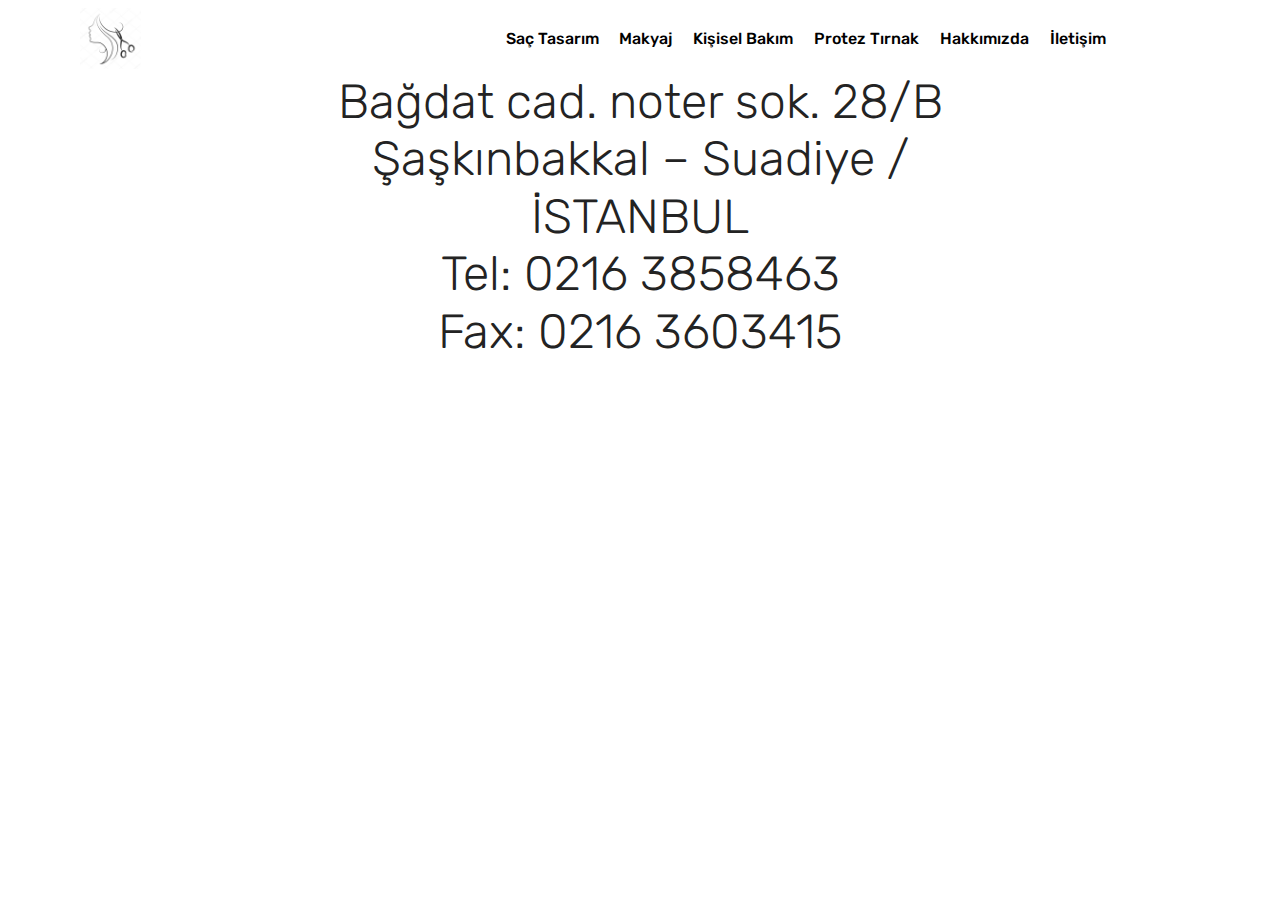
<file: page6.html>
<!DOCTYPE html>
<html>
<head>
  <!-- Site made with Mobirise Website Builder v4.4.1, https://mobirise.com -->
  <meta charset="UTF-8">
  <meta http-equiv="X-UA-Compatible" content="IE=edge">
  <meta name="generator" content="Mobirise v4.4.1, mobirise.com">
  <meta name="viewport" content="width=device-width, initial-scale=1">
  <link rel="shortcut icon" href="assets/images/i-1024x1024.jpg" type="image/x-icon">
  <meta name="description" content="">
  <title>iletişim</title>
  <link rel="stylesheet" href="assets/web/assets/mobirise-icons/mobirise-icons.css">
  <link rel="stylesheet" href="assets/tether/tether.min.css">
  <link rel="stylesheet" href="assets/bootstrap/css/bootstrap.min.css">
  <link rel="stylesheet" href="assets/bootstrap/css/bootstrap-grid.min.css">
  <link rel="stylesheet" href="assets/bootstrap/css/bootstrap-reboot.min.css">
  <link rel="stylesheet" href="assets/socicon/css/styles.css">
  <link rel="stylesheet" href="assets/dropdown/css/style.css">
  <link rel="stylesheet" href="assets/theme/css/style.css">
  <link rel="stylesheet" href="assets/mobirise/css/mbr-additional.css" type="text/css">
  
  
  
</head>
<body>
<section class="menu cid-qFcU7JCrc3" once="menu" id="menu2-t" data-rv-view="844">

    

    <nav class="navbar navbar-expand beta-menu navbar-dropdown align-items-center navbar-fixed-top navbar-toggleable-sm">
        <button class="navbar-toggler navbar-toggler-right" type="button" data-toggle="collapse" data-target="#navbarSupportedContent" aria-controls="navbarSupportedContent" aria-expanded="false" aria-label="Toggle navigation">
            <div class="hamburger">
                <span></span>
                <span></span>
                <span></span>
                <span></span>
            </div>
        </button>
        <div class="menu-logo">
            <div class="navbar-brand">
                <span class="navbar-logo">
                    <a href="index.html">
                        <img src="assets/images/i-1024x1024.jpg" alt="Mobirise" title="" media-simple="true" style="height: 3.8rem;">
                    </a>
                </span>
                
            </div>
        </div>
        <div class="collapse navbar-collapse" id="navbarSupportedContent">
            <ul class="navbar-nav nav-dropdown nav-right" data-app-modern-menu="true"><li class="nav-item"><a class="nav-link link text-black display-4" href="page1.html">Saç Tasarım</a></li><li class="nav-item"><a class="nav-link link text-black display-4" href="page2.html">Makyaj</a></li><li class="nav-item"><a class="nav-link link text-black display-4" href="page3.html">Kişisel Bakım</a></li><li class="nav-item"><a class="nav-link link text-black display-4" href="page4.html">Protez Tırnak</a></li><li class="nav-item"><a class="nav-link link text-black display-4" href="page5.html">Hakkımızda</a></li>
                <li class="nav-item">
                    <a class="nav-link link text-black display-4" href="page6.html">İletişim &nbsp; &nbsp; &nbsp; &nbsp; &nbsp; &nbsp; &nbsp; &nbsp; &nbsp; &nbsp;&nbsp;</a>
                </li></ul>
            
        </div>
    </nav>
</section>

<section class="engine"><a href="https://mobirise.co/i">how to build your own website for free</a></section><section class="cid-qF5PqbaNda" id="social-buttons1-6" data-rv-view="846">
    
    

    

    <div class="container">
        <div class="media-container-row">
            <div class="col-md-8 align-center">
                <h2 class="pb-3 mbr-section-title mbr-fonts-style display-2">adres:
<div>
</div><div>Bağdat cad. noter sok. 28/B Şaşkınbakkal – Suadiye /İSTANBUL
</div><div>
</div><div>Tel: 0216 3858463
</div><div>
</div><div>Fax: 0216 3603415</div></h2>
                <div>
                    <div class="mbr-social-likes" data-counters="false">
                        
                        
                        
                        
                        
                    </div>
                </div>
            </div>
        </div>
    </div>
</section>

<section class="map2 cid-qF5Pg3vZ48" id="map2-5" data-rv-view="849">

    

    <div class="container">
        <div class="media-container-row">
            <div class="col-md-8">
                <div class="google-map"><iframe frameborder="0" style="border:0" src="https://www.google.com/maps/embed/v1/place?key=AIzaSyA0Dx_boXQiwvdz8sJHoYeZNVTdoWONYkU&amp;q=place_id:ChIJn6wOs6lZwokRLKy1iqRcoKw" allowfullscreen=""></iframe></div>
        </div>
    </div>
</div></section>


  <script src="assets/web/assets/jquery/jquery.min.js"></script>
  <script src="assets/popper/popper.min.js"></script>
  <script src="assets/tether/tether.min.js"></script>
  <script src="assets/bootstrap/js/bootstrap.min.js"></script>
  <script src="assets/dropdown/js/script.min.js"></script>
  <script src="assets/touch-swipe/jquery.touch-swipe.min.js"></script>
  <script src="assets/social-likes/social-likes.js"></script>
  <script src="assets/smooth-scroll/smooth-scroll.js"></script>
  <script src="assets/theme/js/script.js"></script>
  
  
</body>
</html>
</file>
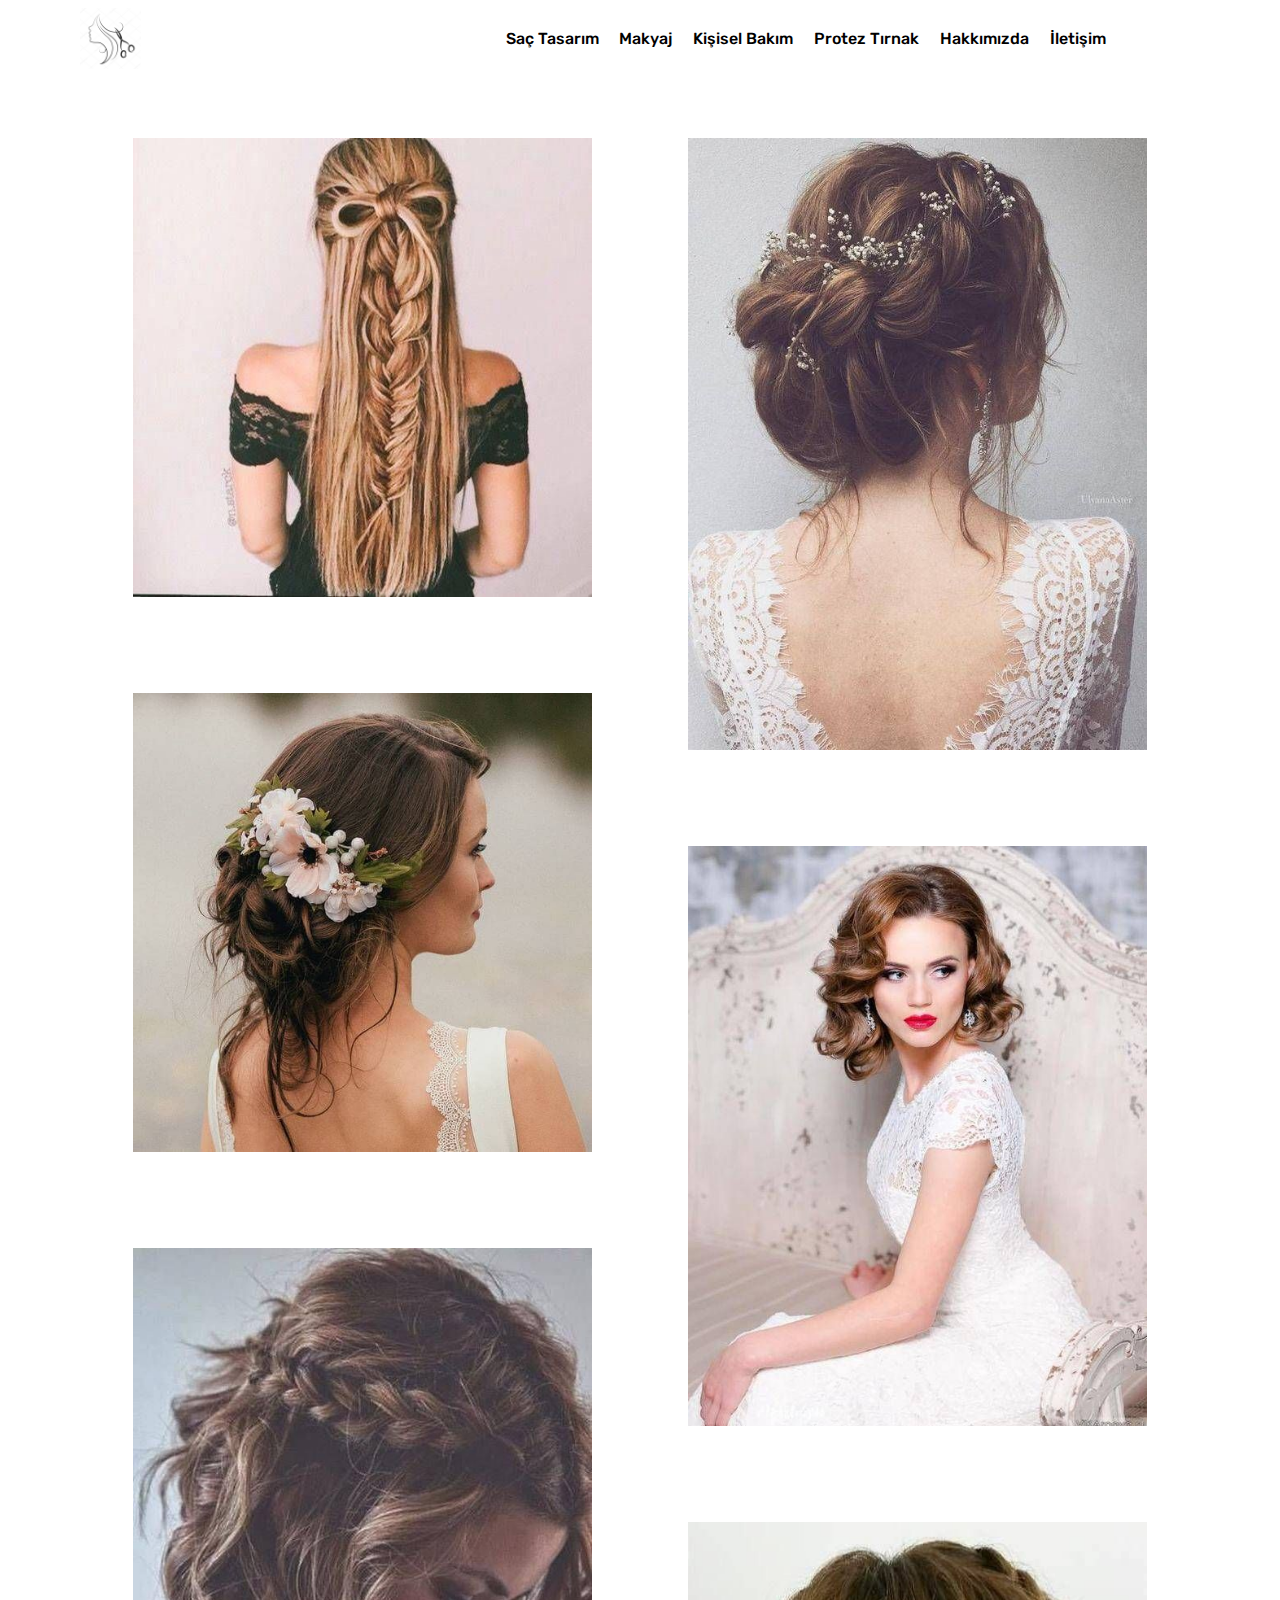
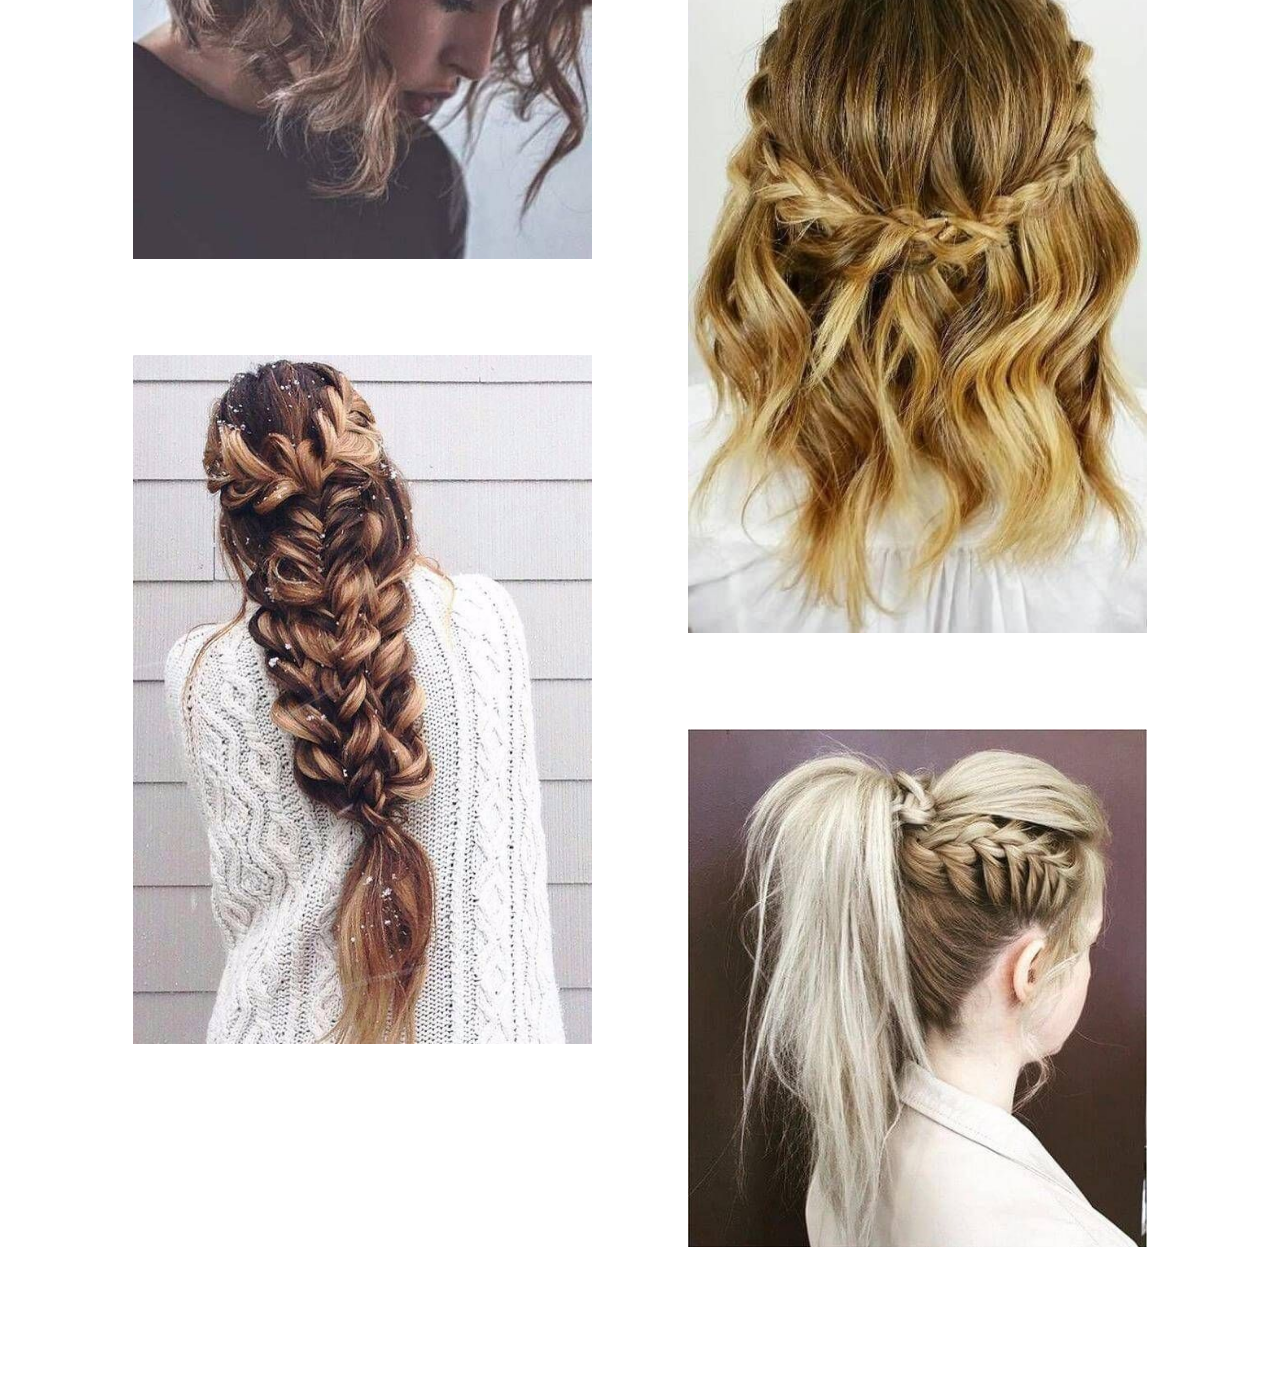
<file: page7.html>
<!DOCTYPE html>
<html>
<head>
  <!-- Site made with Mobirise Website Builder v4.4.1, https://mobirise.com -->
  <meta charset="UTF-8">
  <meta http-equiv="X-UA-Compatible" content="IE=edge">
  <meta name="generator" content="Mobirise v4.4.1, mobirise.com">
  <meta name="viewport" content="width=device-width, initial-scale=1">
  <link rel="shortcut icon" href="assets/images/i-1024x1024.jpg" type="image/x-icon">
  <meta name="description" content="">
  <title>gelin saç ve örgü</title>
  <link rel="stylesheet" href="assets/web/assets/mobirise-icons/mobirise-icons.css">
  <link rel="stylesheet" href="assets/tether/tether.min.css">
  <link rel="stylesheet" href="assets/bootstrap/css/bootstrap.min.css">
  <link rel="stylesheet" href="assets/bootstrap/css/bootstrap-grid.min.css">
  <link rel="stylesheet" href="assets/bootstrap/css/bootstrap-reboot.min.css">
  <link rel="stylesheet" href="assets/dropdown/css/style.css">
  <link rel="stylesheet" href="assets/theme/css/style.css">
  <link rel="stylesheet" href="assets/mobirise-gallery/style.css">
  <link rel="stylesheet" href="assets/mobirise/css/mbr-additional.css" type="text/css">
  
  
  
</head>
<body>
<section class="menu cid-qFcTZ6Mbt9" once="menu" id="menu2-o" data-rv-view="851">

    

    <nav class="navbar navbar-expand beta-menu navbar-dropdown align-items-center navbar-fixed-top navbar-toggleable-sm">
        <button class="navbar-toggler navbar-toggler-right" type="button" data-toggle="collapse" data-target="#navbarSupportedContent" aria-controls="navbarSupportedContent" aria-expanded="false" aria-label="Toggle navigation">
            <div class="hamburger">
                <span></span>
                <span></span>
                <span></span>
                <span></span>
            </div>
        </button>
        <div class="menu-logo">
            <div class="navbar-brand">
                <span class="navbar-logo">
                    <a href="index.html">
                        <img src="assets/images/i-1024x1024.jpg" alt="Mobirise" title="" media-simple="true" style="height: 3.8rem;">
                    </a>
                </span>
                
            </div>
        </div>
        <div class="collapse navbar-collapse" id="navbarSupportedContent">
            <ul class="navbar-nav nav-dropdown nav-right" data-app-modern-menu="true"><li class="nav-item"><a class="nav-link link text-black display-4" href="page1.html">Saç Tasarım</a></li><li class="nav-item"><a class="nav-link link text-black display-4" href="page2.html">Makyaj</a></li><li class="nav-item"><a class="nav-link link text-black display-4" href="page3.html">Kişisel Bakım</a></li><li class="nav-item"><a class="nav-link link text-black display-4" href="page4.html">Protez Tırnak</a></li><li class="nav-item"><a class="nav-link link text-black display-4" href="page5.html">Hakkımızda</a></li>
                <li class="nav-item">
                    <a class="nav-link link text-black display-4" href="page6.html">İletişim &nbsp; &nbsp; &nbsp; &nbsp; &nbsp; &nbsp; &nbsp; &nbsp; &nbsp; &nbsp;&nbsp;</a>
                </li></ul>
            
        </div>
    </nav>
</section>

<section class="engine"><a href="https://mobirise.co/a">web page builder</a></section><section class="mbr-gallery mbr-slider-carousel cid-qFb55uZx8i" id="gallery2-f" data-rv-view="853">

    

    <div class="container">
        <div><!-- Filter --><!-- Gallery --><div class="mbr-gallery-row"><div class="mbr-gallery-layout-default"><div><div><div class="mbr-gallery-item mbr-gallery-item--p6" data-video-url="false" data-tags="Awesome"><div href="#lb-gallery2-f" data-slide-to="0" data-toggle="modal"><img src="assets/images/d997e740d6f84f9b84838064f6da5149-half-braid-bow-braid-500x500-500x500.jpg" alt=""><span class="icon-focus"></span></div></div><div class="mbr-gallery-item mbr-gallery-item--p6" data-video-url="false" data-tags="Responsive"><div href="#lb-gallery2-f" data-slide-to="1" data-toggle="modal"><img src="assets/images/gg-564x752-564x752.jpg" alt=""><span class="icon-focus"></span></div></div><div class="mbr-gallery-item mbr-gallery-item--p6" data-video-url="false" data-tags="Creative"><div href="#lb-gallery2-f" data-slide-to="2" data-toggle="modal"><img src="assets/images/gggg-564x564-564x564.jpg" alt=""><span class="icon-focus"></span></div></div><div class="mbr-gallery-item mbr-gallery-item--p6" data-video-url="false" data-tags="Animated"><div href="#lb-gallery2-f" data-slide-to="3" data-toggle="modal"><img src="assets/images/gggggggg-1-564x713-564x713.jpg" alt=""><span class="icon-focus"></span></div></div><div class="mbr-gallery-item mbr-gallery-item--p6" data-video-url="false" data-tags="Awesome"><div href="#lb-gallery2-f" data-slide-to="4" data-toggle="modal"><img src="assets/images/536x714-536x714.jpg" alt=""><span class="icon-focus"></span></div></div><div class="mbr-gallery-item mbr-gallery-item--p6" data-video-url="false" data-tags="Awesome"><div href="#lb-gallery2-f" data-slide-to="5" data-toggle="modal"><img src="assets/images/500x775-500x775.jpg" alt=""><span class="icon-focus"></span></div></div><div class="mbr-gallery-item mbr-gallery-item--p6" data-video-url="false" data-tags="Responsive"><div href="#lb-gallery2-f" data-slide-to="6" data-toggle="modal"><img src="assets/images/564x846-564x846.jpg" alt=""><span class="icon-focus"></span></div></div><div class="mbr-gallery-item mbr-gallery-item--p6" data-video-url="false" data-tags="Animated"><div href="#lb-gallery2-f" data-slide-to="7" data-toggle="modal"><img src="assets/images/483x545-483x545.jpg" alt=""><span class="icon-focus"></span></div></div></div></div><div class="clearfix"></div></div></div><!-- Lightbox --><div data-app-prevent-settings="" class="mbr-slider modal fade carousel slide" tabindex="-1" data-keyboard="true" data-interval="false" id="lb-gallery2-f"><div class="modal-dialog"><div class="modal-content"><div class="modal-body"><ol class="carousel-indicators"><li data-app-prevent-settings="" data-target="#lb-gallery2-f" data-slide-to="0"></li><li data-app-prevent-settings="" data-target="#lb-gallery2-f" data-slide-to="1"></li><li data-app-prevent-settings="" data-target="#lb-gallery2-f" data-slide-to="2"></li><li data-app-prevent-settings="" data-target="#lb-gallery2-f" data-slide-to="3"></li><li data-app-prevent-settings="" data-target="#lb-gallery2-f" data-slide-to="4"></li><li data-app-prevent-settings="" data-target="#lb-gallery2-f" data-slide-to="5"></li><li data-app-prevent-settings="" data-target="#lb-gallery2-f" data-slide-to="6"></li><li data-app-prevent-settings="" data-target="#lb-gallery2-f" class=" active" data-slide-to="7"></li></ol><div class="carousel-inner"><div class="carousel-item"><img src="assets/images/d997e740d6f84f9b84838064f6da5149-half-braid-bow-braid-500x500.jpg" alt=""></div><div class="carousel-item"><img src="assets/images/gg-564x752.jpg" alt=""></div><div class="carousel-item"><img src="assets/images/gggg-564x564.jpg" alt=""></div><div class="carousel-item"><img src="assets/images/gggggggg-1-564x713.jpg" alt=""></div><div class="carousel-item"><img src="assets/images/-536x714.jpg" alt=""></div><div class="carousel-item"><img src="assets/images/-500x775.jpg" alt=""></div><div class="carousel-item"><img src="assets/images/-564x846.jpg" alt=""></div><div class="carousel-item active"><img src="assets/images/-483x545.jpg" alt=""></div></div><a class="carousel-control carousel-control-prev" role="button" data-slide="prev" href="#lb-gallery2-f"><span class="mbri-left mbr-iconfont" aria-hidden="true"></span><span class="sr-only">Previous</span></a><a class="carousel-control carousel-control-next" role="button" data-slide="next" href="#lb-gallery2-f"><span class="mbri-right mbr-iconfont" aria-hidden="true"></span><span class="sr-only">Next</span></a><a class="close" href="#" role="button" data-dismiss="modal"><span class="sr-only">Close</span></a></div></div></div></div></div>
    </div>

</section>


  <script src="assets/web/assets/jquery/jquery.min.js"></script>
  <script src="assets/popper/popper.min.js"></script>
  <script src="assets/tether/tether.min.js"></script>
  <script src="assets/bootstrap/js/bootstrap.min.js"></script>
  <script src="assets/smooth-scroll/smooth-scroll.js"></script>
  <script src="assets/dropdown/js/script.min.js"></script>
  <script src="assets/touch-swipe/jquery.touch-swipe.min.js"></script>
  <script src="assets/jquery-mb-vimeo_player/jquery.mb.vimeo_player.js"></script>
  <script src="assets/bootstrap-carousel-swipe/bootstrap-carousel-swipe.js"></script>
  <script src="assets/masonry/masonry.pkgd.min.js"></script>
  <script src="assets/imagesloaded/imagesloaded.pkgd.min.js"></script>
  <script src="assets/theme/js/script.js"></script>
  <script src="assets/mobirise-gallery/player.min.js"></script>
  <script src="assets/mobirise-gallery/script.js"></script>
  <script src="assets/mobirise-slider-video/script.js"></script>
  
  
</body>
</html>
</file>
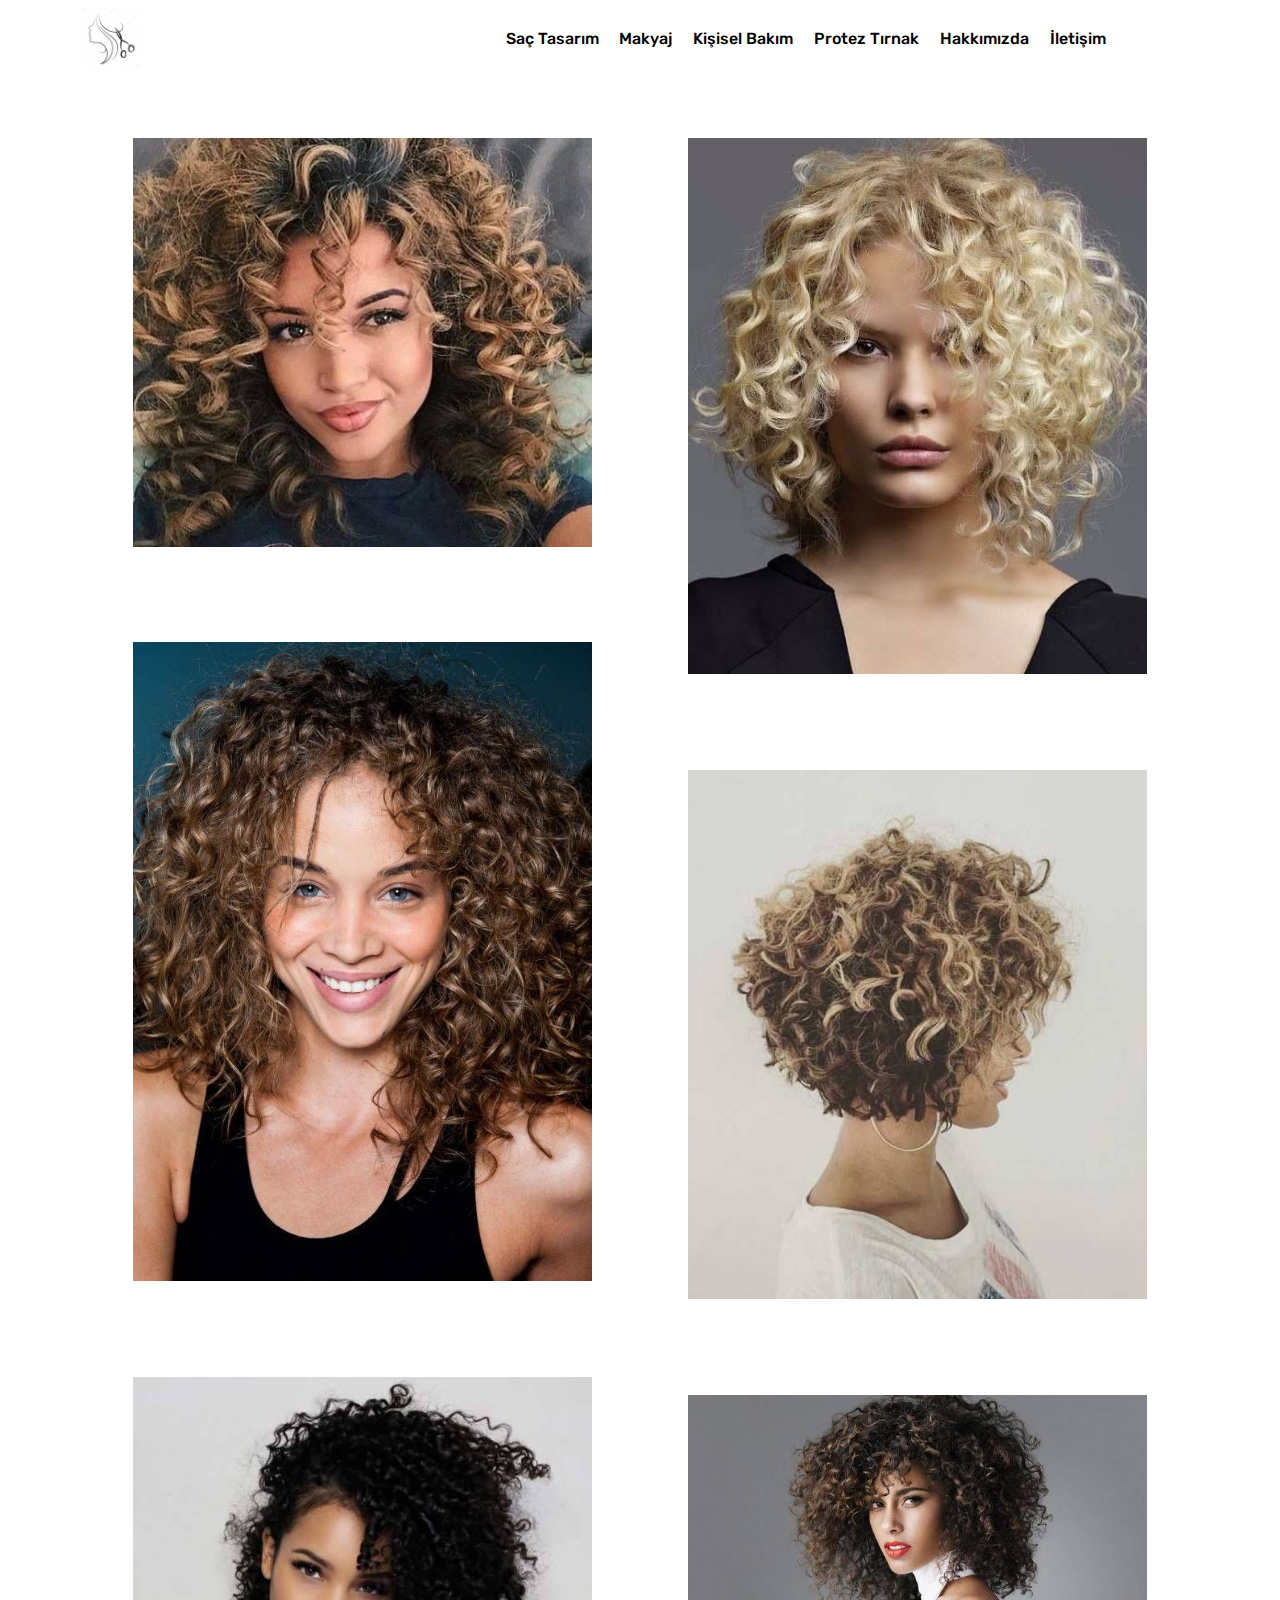
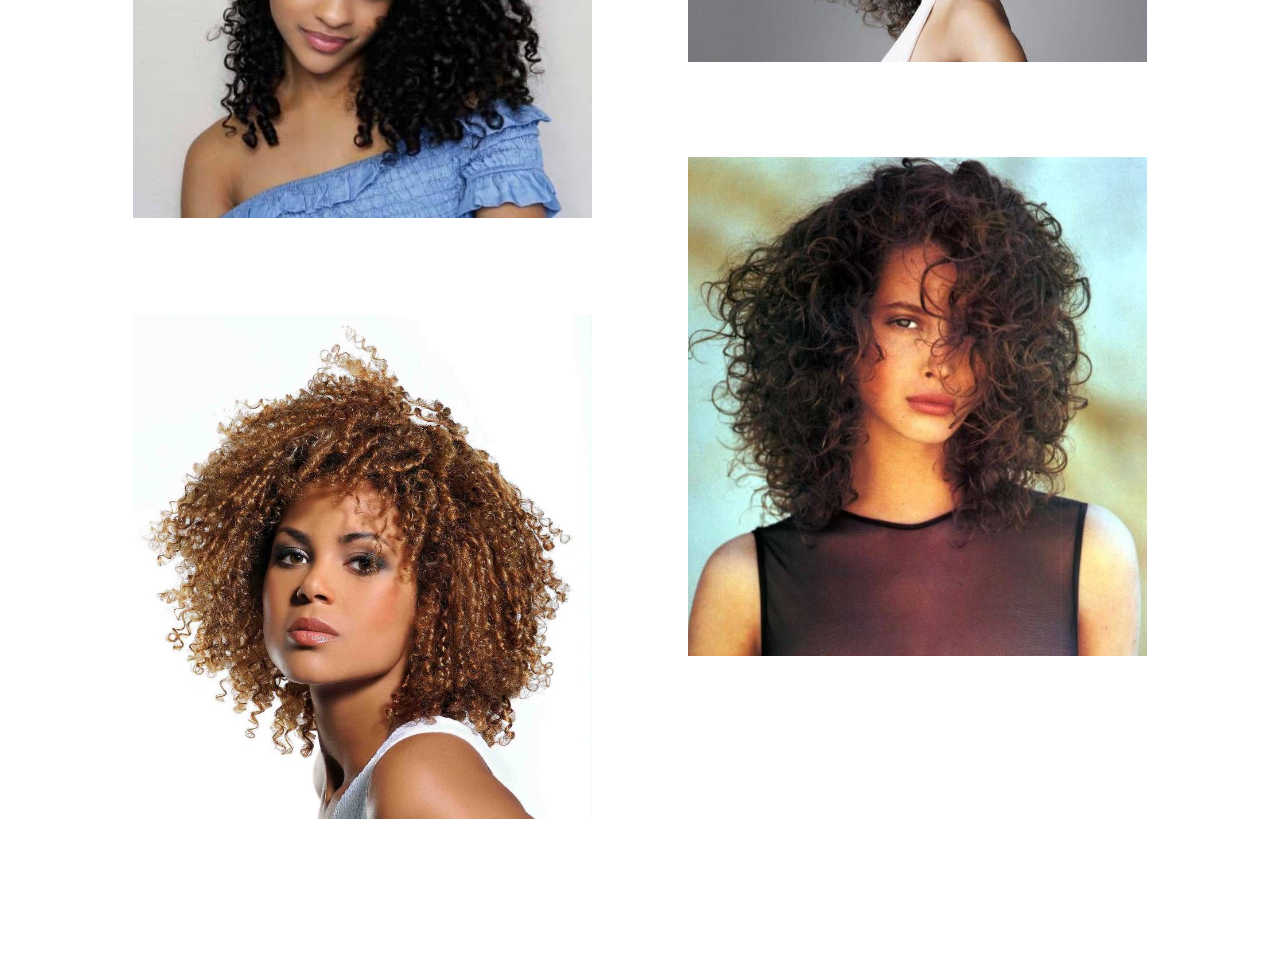
<file: page8.html>
<!DOCTYPE html>
<html>
<head>
  <!-- Site made with Mobirise Website Builder v4.4.1, https://mobirise.com -->
  <meta charset="UTF-8">
  <meta http-equiv="X-UA-Compatible" content="IE=edge">
  <meta name="generator" content="Mobirise v4.4.1, mobirise.com">
  <meta name="viewport" content="width=device-width, initial-scale=1">
  <link rel="shortcut icon" href="assets/images/i-1024x1024.jpg" type="image/x-icon">
  <meta name="description" content="">
  <title>kıvırcık saç</title>
  <link rel="stylesheet" href="assets/web/assets/mobirise-icons/mobirise-icons.css">
  <link rel="stylesheet" href="assets/tether/tether.min.css">
  <link rel="stylesheet" href="assets/bootstrap/css/bootstrap.min.css">
  <link rel="stylesheet" href="assets/bootstrap/css/bootstrap-grid.min.css">
  <link rel="stylesheet" href="assets/bootstrap/css/bootstrap-reboot.min.css">
  <link rel="stylesheet" href="assets/dropdown/css/style.css">
  <link rel="stylesheet" href="assets/theme/css/style.css">
  <link rel="stylesheet" href="assets/mobirise-gallery/style.css">
  <link rel="stylesheet" href="assets/mobirise/css/mbr-additional.css" type="text/css">
  
  
  
</head>
<body>
<section class="menu cid-qFcTVK17hQ" once="menu" id="menu2-m" data-rv-view="888">

    

    <nav class="navbar navbar-expand beta-menu navbar-dropdown align-items-center navbar-fixed-top navbar-toggleable-sm">
        <button class="navbar-toggler navbar-toggler-right" type="button" data-toggle="collapse" data-target="#navbarSupportedContent" aria-controls="navbarSupportedContent" aria-expanded="false" aria-label="Toggle navigation">
            <div class="hamburger">
                <span></span>
                <span></span>
                <span></span>
                <span></span>
            </div>
        </button>
        <div class="menu-logo">
            <div class="navbar-brand">
                <span class="navbar-logo">
                    <a href="index.html">
                        <img src="assets/images/i-1024x1024.jpg" alt="Mobirise" title="" media-simple="true" style="height: 3.8rem;">
                    </a>
                </span>
                
            </div>
        </div>
        <div class="collapse navbar-collapse" id="navbarSupportedContent">
            <ul class="navbar-nav nav-dropdown nav-right" data-app-modern-menu="true"><li class="nav-item"><a class="nav-link link text-black display-4" href="page1.html">Saç Tasarım</a></li><li class="nav-item"><a class="nav-link link text-black display-4" href="page2.html">Makyaj</a></li><li class="nav-item"><a class="nav-link link text-black display-4" href="page3.html">Kişisel Bakım</a></li><li class="nav-item"><a class="nav-link link text-black display-4" href="page4.html">Protez Tırnak</a></li><li class="nav-item"><a class="nav-link link text-black display-4" href="page5.html">Hakkımızda</a></li>
                <li class="nav-item">
                    <a class="nav-link link text-black display-4" href="page6.html">İletişim &nbsp; &nbsp; &nbsp; &nbsp; &nbsp; &nbsp; &nbsp; &nbsp; &nbsp; &nbsp;&nbsp;</a>
                </li></ul>
            
        </div>
    </nav>
</section>

<section class="engine"><a href="https://mobirise.co">Mobirise</a></section><section class="mbr-gallery mbr-slider-carousel cid-qFb6R4Q0eg" id="gallery2-g" data-rv-view="890">

    

    <div class="container">
        <div><!-- Filter --><!-- Gallery --><div class="mbr-gallery-row"><div class="mbr-gallery-layout-default"><div><div><div class="mbr-gallery-item mbr-gallery-item--p6" data-video-url="false" data-tags="Awesome"><div href="#lb-gallery2-g" data-slide-to="0" data-toggle="modal"><img src="assets/images/kkkkkk-500x445-500x445.jpg" alt=""><span class="icon-focus"></span></div></div><div class="mbr-gallery-item mbr-gallery-item--p6" data-video-url="false" data-tags="Creative"><div href="#lb-gallery2-g" data-slide-to="1" data-toggle="modal"><img src="assets/images/ok-gzel-ksa-kvrck-sa-modelleri-500x584-500x584.jpg" alt=""><span class="icon-focus"></span></div></div><div class="mbr-gallery-item mbr-gallery-item--p6" data-video-url="false" data-tags="Animated"><div href="#lb-gallery2-g" data-slide-to="2" data-toggle="modal"><img src="assets/images/c680b9c9254411b4b285af0d461e8803-hair-styles-album-570x794-570x794.jpg" alt=""><span class="icon-focus"></span></div></div><div class="mbr-gallery-item mbr-gallery-item--p6" data-video-url="false" data-tags="Awesome"><div href="#lb-gallery2-g" data-slide-to="3" data-toggle="modal"><img src="assets/images/img-593e9dd573317-1497275861-700x807-700x807.jpg" alt=""><span class="icon-focus"></span></div></div><div class="mbr-gallery-item mbr-gallery-item--p6" data-video-url="false" data-tags="Awesome"><div href="#lb-gallery2-g" data-slide-to="4" data-toggle="modal"><img src="assets/images/kivircik-uzun-sac-modelleri-550x528-550x528.jpg" alt=""><span class="icon-focus"></span></div></div><div class="mbr-gallery-item mbr-gallery-item--p6" data-video-url="false" data-tags="Responsive"><div href="#lb-gallery2-g" data-slide-to="5" data-toggle="modal"><img src="assets/images/kkk-620x360-620x360.jpg" alt=""><span class="icon-focus"></span></div></div><div class="mbr-gallery-item mbr-gallery-item--p6" data-video-url="false" data-tags="Responsive"><div href="#lb-gallery2-g" data-slide-to="6" data-toggle="modal"><img src="assets/images/dogal-dalgali-kivircik-sac-modeli-cok-seksi-708x769-708x769.jpg" alt=""><span class="icon-focus"></span></div></div><div class="mbr-gallery-item mbr-gallery-item--p6" data-video-url="false" data-tags="Animated"><div href="#lb-gallery2-g" data-slide-to="7" data-toggle="modal"><img src="assets/images/klkk-1-1806x1990-800x881.jpg" alt=""><span class="icon-focus"></span></div></div></div></div><div class="clearfix"></div></div></div><!-- Lightbox --><div data-app-prevent-settings="" class="mbr-slider modal fade carousel slide" tabindex="-1" data-keyboard="true" data-interval="false" id="lb-gallery2-g"><div class="modal-dialog"><div class="modal-content"><div class="modal-body"><div class="carousel-inner"><div class="carousel-item"><img src="assets/images/kkkkkk-500x445.jpg" alt=""></div><div class="carousel-item"><img src="assets/images/ok-gzel-ksa-kvrck-sa-modelleri-500x584.jpg" alt=""></div><div class="carousel-item"><img src="assets/images/c680b9c9254411b4b285af0d461e8803-hair-styles-album-570x794.jpg" alt=""></div><div class="carousel-item"><img src="assets/images/img-593e9dd573317-1497275861-700x807.jpg" alt=""></div><div class="carousel-item"><img src="assets/images/kivircik-uzun-sac-modelleri-550x528.jpg" alt=""></div><div class="carousel-item"><img src="assets/images/kkk-620x360.jpg" alt=""></div><div class="carousel-item"><img src="assets/images/dogal-dalgali-kivircik-sac-modeli-cok-seksi-708x769.jpg" alt=""></div><div class="carousel-item active"><img src="assets/images/klkk-1-1806x1990.jpg" alt=""></div></div><a class="carousel-control carousel-control-prev" role="button" data-slide="prev" href="#lb-gallery2-g"><span class="mbri-left mbr-iconfont" aria-hidden="true"></span><span class="sr-only">Previous</span></a><a class="carousel-control carousel-control-next" role="button" data-slide="next" href="#lb-gallery2-g"><span class="mbri-right mbr-iconfont" aria-hidden="true"></span><span class="sr-only">Next</span></a><a class="close" href="#" role="button" data-dismiss="modal"><span class="sr-only">Close</span></a></div></div></div></div></div>
    </div>

</section>


  <script src="assets/web/assets/jquery/jquery.min.js"></script>
  <script src="assets/popper/popper.min.js"></script>
  <script src="assets/tether/tether.min.js"></script>
  <script src="assets/bootstrap/js/bootstrap.min.js"></script>
  <script src="assets/smooth-scroll/smooth-scroll.js"></script>
  <script src="assets/dropdown/js/script.min.js"></script>
  <script src="assets/touch-swipe/jquery.touch-swipe.min.js"></script>
  <script src="assets/jquery-mb-vimeo_player/jquery.mb.vimeo_player.js"></script>
  <script src="assets/bootstrap-carousel-swipe/bootstrap-carousel-swipe.js"></script>
  <script src="assets/masonry/masonry.pkgd.min.js"></script>
  <script src="assets/imagesloaded/imagesloaded.pkgd.min.js"></script>
  <script src="assets/theme/js/script.js"></script>
  <script src="assets/mobirise-gallery/player.min.js"></script>
  <script src="assets/mobirise-gallery/script.js"></script>
  <script src="assets/mobirise-slider-video/script.js"></script>
  
  
</body>
</html>
</file>
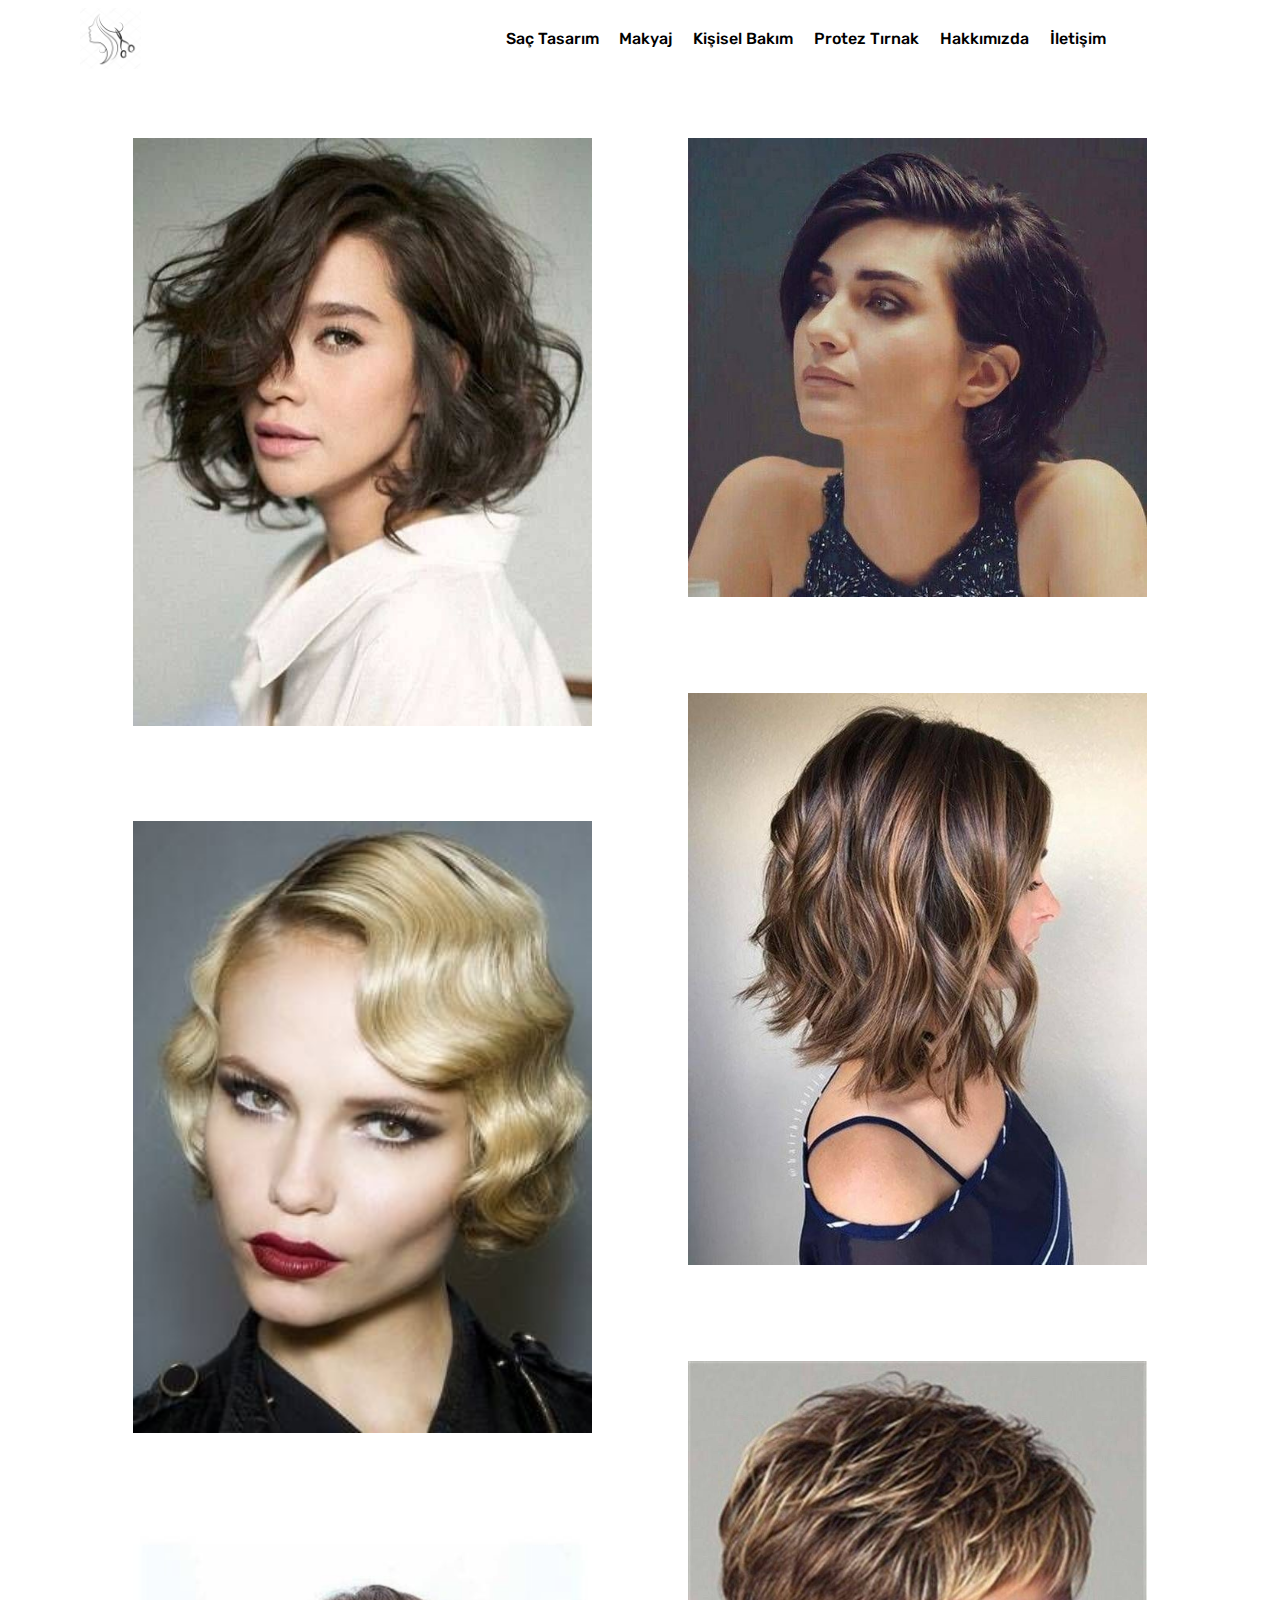
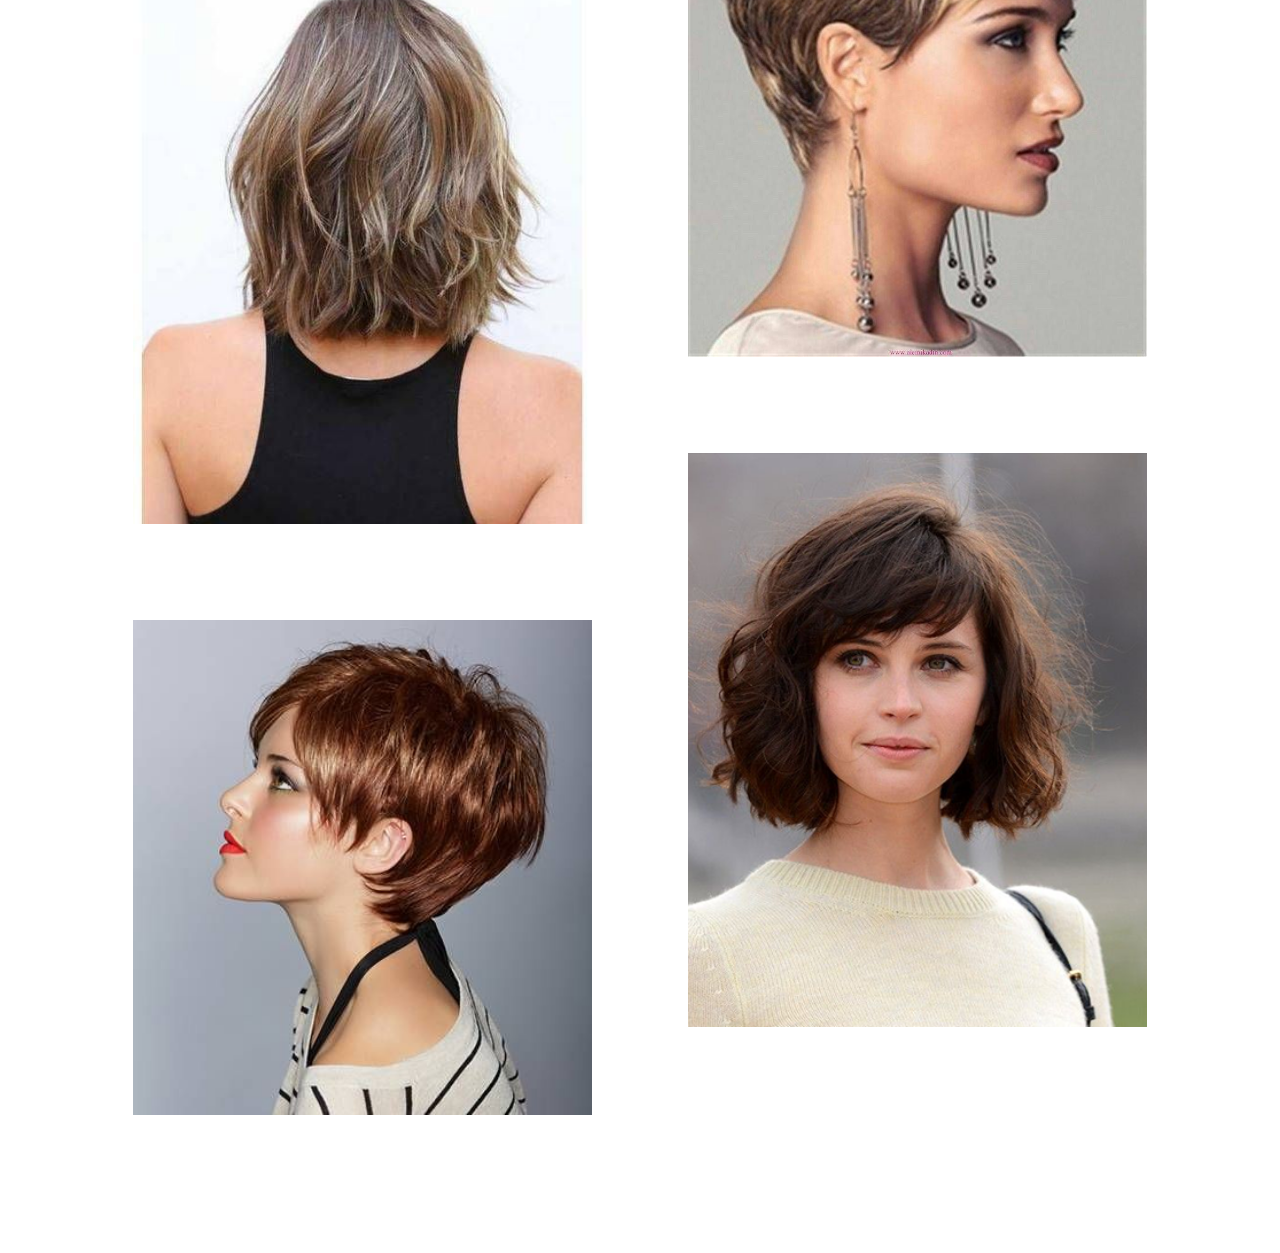
<file: page9.html>
<!DOCTYPE html>
<html>
<head>
  <!-- Site made with Mobirise Website Builder v4.4.1, https://mobirise.com -->
  <meta charset="UTF-8">
  <meta http-equiv="X-UA-Compatible" content="IE=edge">
  <meta name="generator" content="Mobirise v4.4.1, mobirise.com">
  <meta name="viewport" content="width=device-width, initial-scale=1">
  <link rel="shortcut icon" href="assets/images/i-1024x1024.jpg" type="image/x-icon">
  <meta name="description" content="">
  <title>kısa saç</title>
  <link rel="stylesheet" href="assets/web/assets/mobirise-icons/mobirise-icons.css">
  <link rel="stylesheet" href="assets/tether/tether.min.css">
  <link rel="stylesheet" href="assets/bootstrap/css/bootstrap.min.css">
  <link rel="stylesheet" href="assets/bootstrap/css/bootstrap-grid.min.css">
  <link rel="stylesheet" href="assets/bootstrap/css/bootstrap-reboot.min.css">
  <link rel="stylesheet" href="assets/dropdown/css/style.css">
  <link rel="stylesheet" href="assets/theme/css/style.css">
  <link rel="stylesheet" href="assets/mobirise-gallery/style.css">
  <link rel="stylesheet" href="assets/mobirise/css/mbr-additional.css" type="text/css">
  
  
  
</head>
<body>
<section class="menu cid-qFcTXvwcIp" once="menu" id="menu2-n" data-rv-view="925">

    

    <nav class="navbar navbar-expand beta-menu navbar-dropdown align-items-center navbar-fixed-top navbar-toggleable-sm">
        <button class="navbar-toggler navbar-toggler-right" type="button" data-toggle="collapse" data-target="#navbarSupportedContent" aria-controls="navbarSupportedContent" aria-expanded="false" aria-label="Toggle navigation">
            <div class="hamburger">
                <span></span>
                <span></span>
                <span></span>
                <span></span>
            </div>
        </button>
        <div class="menu-logo">
            <div class="navbar-brand">
                <span class="navbar-logo">
                    <a href="index.html">
                        <img src="assets/images/i-1024x1024.jpg" alt="Mobirise" title="" media-simple="true" style="height: 3.8rem;">
                    </a>
                </span>
                
            </div>
        </div>
        <div class="collapse navbar-collapse" id="navbarSupportedContent">
            <ul class="navbar-nav nav-dropdown nav-right" data-app-modern-menu="true"><li class="nav-item"><a class="nav-link link text-black display-4" href="page1.html">Saç Tasarım</a></li><li class="nav-item"><a class="nav-link link text-black display-4" href="page2.html">Makyaj</a></li><li class="nav-item"><a class="nav-link link text-black display-4" href="page3.html">Kişisel Bakım</a></li><li class="nav-item"><a class="nav-link link text-black display-4" href="page4.html">Protez Tırnak</a></li><li class="nav-item"><a class="nav-link link text-black display-4" href="page5.html">Hakkımızda</a></li>
                <li class="nav-item">
                    <a class="nav-link link text-black display-4" href="page6.html">İletişim &nbsp; &nbsp; &nbsp; &nbsp; &nbsp; &nbsp; &nbsp; &nbsp; &nbsp; &nbsp;&nbsp;</a>
                </li></ul>
            
        </div>
    </nav>
</section>

<section class="engine"><a href="https://mobirise.co/o">bootstrap buttons</a></section><section class="mbr-gallery mbr-slider-carousel cid-qFb9dCg8WY" id="gallery2-h" data-rv-view="927">

    

    <div class="container">
        <div><!-- Filter --><!-- Gallery --><div class="mbr-gallery-row"><div class="mbr-gallery-layout-default"><div><div><div class="mbr-gallery-item mbr-gallery-item--p6" data-video-url="false" data-tags="Awesome"><div href="#lb-gallery2-h" data-slide-to="0" data-toggle="modal"><img src="assets/images/ksaaaa-500x640-500x640.jpg" alt=""><span class="icon-focus"></span></div></div><div class="mbr-gallery-item mbr-gallery-item--p6" data-video-url="false" data-tags="Responsive"><div href="#lb-gallery2-h" data-slide-to="1" data-toggle="modal"><img src="assets/images/ksaaaaaaaaaaas-564x564-564x564.jpg" alt=""><span class="icon-focus"></span></div></div><div class="mbr-gallery-item mbr-gallery-item--p6" data-video-url="false" data-tags="Creative"><div href="#lb-gallery2-h" data-slide-to="2" data-toggle="modal"><img src="assets/images/ksaaa-600x748-600x748.jpg" alt=""><span class="icon-focus"></span></div></div><div class="mbr-gallery-item mbr-gallery-item--p6" data-video-url="false" data-tags="Animated"><div href="#lb-gallery2-h" data-slide-to="3" data-toggle="modal"><img src="assets/images/chic-blond-fingerwave-bob-300x400-300x400.jpg" alt=""><span class="icon-focus"></span></div></div><div class="mbr-gallery-item mbr-gallery-item--p6" data-video-url="false" data-tags="Awesome"><div href="#lb-gallery2-h" data-slide-to="4" data-toggle="modal"><img src="assets/images/ksa-736x956-736x956.jpg" alt=""><span class="icon-focus"></span></div></div><div class="mbr-gallery-item mbr-gallery-item--p6" data-video-url="false" data-tags="Awesome"><div href="#lb-gallery2-h" data-slide-to="5" data-toggle="modal"><img src="assets/images/079f896704e2ddc6f23c351638034ee2-short-hairstyles-for-women-bob-hairstyles-469x608-469x608.jpg" alt=""><span class="icon-focus"></span></div></div><div class="mbr-gallery-item mbr-gallery-item--p6" data-video-url="false" data-tags="Responsive"><div href="#lb-gallery2-h" data-slide-to="6" data-toggle="modal"><img src="assets/images/kisa-sac-modelleri-400x500-400x500.png" alt=""><span class="icon-focus"></span></div></div><div class="mbr-gallery-item mbr-gallery-item--p6" data-video-url="false" data-tags="Animated"><div href="#lb-gallery2-h" data-slide-to="7" data-toggle="modal"><img src="assets/images/kisa-sac-modelleri-pixie-400x431-400x431.jpg" alt=""><span class="icon-focus"></span></div></div></div></div><div class="clearfix"></div></div></div><!-- Lightbox --><div data-app-prevent-settings="" class="mbr-slider modal fade carousel slide" tabindex="-1" data-keyboard="true" data-interval="false" id="lb-gallery2-h"><div class="modal-dialog"><div class="modal-content"><div class="modal-body"><div class="carousel-inner"><div class="carousel-item"><img src="assets/images/ksaaaa-500x640.jpg" alt=""></div><div class="carousel-item"><img src="assets/images/ksaaaaaaaaaaas-564x564.jpg" alt=""></div><div class="carousel-item"><img src="assets/images/ksaaa-600x748.jpg" alt=""></div><div class="carousel-item active"><img src="assets/images/chic-blond-fingerwave-bob-300x400.jpg" alt=""></div><div class="carousel-item"><img src="assets/images/ksa-736x956.jpg" alt=""></div><div class="carousel-item"><img src="assets/images/079f896704e2ddc6f23c351638034ee2-short-hairstyles-for-women-bob-hairstyles-469x608.jpg" alt=""></div><div class="carousel-item"><img src="assets/images/kisa-sac-modelleri-400x500.png" alt=""></div><div class="carousel-item"><img src="assets/images/kisa-sac-modelleri-pixie-400x431.jpg" alt=""></div></div><a class="carousel-control carousel-control-prev" role="button" data-slide="prev" href="#lb-gallery2-h"><span class="mbri-left mbr-iconfont" aria-hidden="true"></span><span class="sr-only">Previous</span></a><a class="carousel-control carousel-control-next" role="button" data-slide="next" href="#lb-gallery2-h"><span class="mbri-right mbr-iconfont" aria-hidden="true"></span><span class="sr-only">Next</span></a><a class="close" href="#" role="button" data-dismiss="modal"><span class="sr-only">Close</span></a></div></div></div></div></div>
    </div>

</section>


  <script src="assets/web/assets/jquery/jquery.min.js"></script>
  <script src="assets/popper/popper.min.js"></script>
  <script src="assets/tether/tether.min.js"></script>
  <script src="assets/bootstrap/js/bootstrap.min.js"></script>
  <script src="assets/smooth-scroll/smooth-scroll.js"></script>
  <script src="assets/dropdown/js/script.min.js"></script>
  <script src="assets/touch-swipe/jquery.touch-swipe.min.js"></script>
  <script src="assets/jquery-mb-vimeo_player/jquery.mb.vimeo_player.js"></script>
  <script src="assets/bootstrap-carousel-swipe/bootstrap-carousel-swipe.js"></script>
  <script src="assets/masonry/masonry.pkgd.min.js"></script>
  <script src="assets/imagesloaded/imagesloaded.pkgd.min.js"></script>
  <script src="assets/theme/js/script.js"></script>
  <script src="assets/mobirise-gallery/player.min.js"></script>
  <script src="assets/mobirise-gallery/script.js"></script>
  <script src="assets/mobirise-slider-video/script.js"></script>
  
  
</body>
</html>
</file>
<file: assets/web/assets/mobirise-icons/mobirise-icons.css>
@font-face {
  font-family: 'MobiriseIcons';
  src:  url('mobirise-icons.eot?spat4u');
  src:  url('mobirise-icons.eot?spat4u#iefix') format('embedded-opentype'),
    url('mobirise-icons.ttf?spat4u') format('truetype'),
    url('mobirise-icons.woff?spat4u') format('woff'),
    url('mobirise-icons.svg?spat4u#MobiriseIcons') format('svg');
  font-weight: normal;
  font-style: normal;
}

[class^="mbri-"], [class*=" mbri-"] {
  /* use !important to prevent issues with browser extensions that change fonts */
  font-family: MobiriseIcons !important;
  speak: none;
  font-style: normal;
  font-weight: normal;
  font-variant: normal;
  text-transform: none;
  line-height: 1;

  /* Better Font Rendering =========== */
  -webkit-font-smoothing: antialiased;
  -moz-osx-font-smoothing: grayscale;
}

.mbri-add-submenu:before {
  content: "\e900";
}
.mbri-alert:before {
  content: "\e901";
}
.mbri-align-center:before {
  content: "\e902";
}
.mbri-align-justify:before {
  content: "\e903";
}
.mbri-align-left:before {
  content: "\e904";
}
.mbri-align-right:before {
  content: "\e905";
}
.mbri-android:before {
  content: "\e906";
}
.mbri-apple:before {
  content: "\e907";
}
.mbri-arrow-down:before {
  content: "\e908";
}
.mbri-arrow-next:before {
  content: "\e909";
}
.mbri-arrow-prev:before {
  content: "\e90a";
}
.mbri-arrow-up:before {
  content: "\e90b";
}
.mbri-bold:before {
  content: "\e90c";
}
.mbri-bookmark:before {
  content: "\e90d";
}
.mbri-bootstrap:before {
  content: "\e90e";
}
.mbri-briefcase:before {
  content: "\e90f";
}
.mbri-browse:before {
  content: "\e910";
}
.mbri-bulleted-list:before {
  content: "\e911";
}
.mbri-calendar:before {
  content: "\e912";
}
.mbri-camera:before {
  content: "\e913";
}
.mbri-cart-add:before {
  content: "\e914";
}
.mbri-cart-full:before {
  content: "\e915";
}
.mbri-cash:before {
  content: "\e916";
}
.mbri-change-style:before {
  content: "\e917";
}
.mbri-chat:before {
  content: "\e918";
}
.mbri-clock:before {
  content: "\e919";
}
.mbri-close:before {
  content: "\e91a";
}
.mbri-cloud:before {
  content: "\e91b";
}
.mbri-code:before {
  content: "\e91c";
}
.mbri-contact-form:before {
  content: "\e91d";
}
.mbri-credit-card:before {
  content: "\e91e";
}
.mbri-cursor-click:before {
  content: "\e91f";
}
.mbri-cust-feedback:before {
  content: "\e920";
}
.mbri-database:before {
  content: "\e921";
}
.mbri-delivery:before {
  content: "\e922";
}
.mbri-desktop:before {
  content: "\e923";
}
.mbri-devices:before {
  content: "\e924";
}
.mbri-down:before {
  content: "\e925";
}
.mbri-download:before {
  content: "\e989";
}
.mbri-drag-n-drop:before {
  content: "\e927";
}
.mbri-drag-n-drop2:before {
  content: "\e928";
}
.mbri-edit:before {
  content: "\e929";
}
.mbri-edit2:before {
  content: "\e92a";
}
.mbri-error:before {
  content: "\e92b";
}
.mbri-extension:before {
  content: "\e92c";
}
.mbri-features:before {
  content: "\e92d";
}
.mbri-file:before {
  content: "\e92e";
}
.mbri-flag:before {
  content: "\e92f";
}
.mbri-folder:before {
  content: "\e930";
}
.mbri-gift:before {
  content: "\e931";
}
.mbri-github:before {
  content: "\e932";
}
.mbri-globe:before {
  content: "\e933";
}
.mbri-globe-2:before {
  content: "\e934";
}
.mbri-growing-chart:before {
  content: "\e935";
}
.mbri-hearth:before {
  content: "\e936";
}
.mbri-help:before {
  content: "\e937";
}
.mbri-home:before {
  content: "\e938";
}
.mbri-hot-cup:before {
  content: "\e939";
}
.mbri-idea:before {
  content: "\e93a";
}
.mbri-image-gallery:before {
  content: "\e93b";
}
.mbri-image-slider:before {
  content: "\e93c";
}
.mbri-info:before {
  content: "\e93d";
}
.mbri-italic:before {
  content: "\e93e";
}
.mbri-key:before {
  content: "\e93f";
}
.mbri-laptop:before {
  content: "\e940";
}
.mbri-layers:before {
  content: "\e941";
}
.mbri-left-right:before {
  content: "\e942";
}
.mbri-left:before {
  content: "\e943";
}
.mbri-letter:before {
  content: "\e944";
}
.mbri-like:before {
  content: "\e945";
}
.mbri-link:before {
  content: "\e946";
}
.mbri-lock:before {
  content: "\e947";
}
.mbri-login:before {
  content: "\e948";
}
.mbri-logout:before {
  content: "\e949";
}
.mbri-magic-stick:before {
  content: "\e94a";
}
.mbri-map-pin:before {
  content: "\e94b";
}
.mbri-menu:before {
  content: "\e94c";
}
.mbri-mobile:before {
  content: "\e94d";
}
.mbri-mobile2:before {
  content: "\e94e";
}
.mbri-mobirise:before {
  content: "\e94f";
}
.mbri-more-horizontal:before {
  content: "\e950";
}
.mbri-more-vertical:before {
  content: "\e951";
}
.mbri-music:before {
  content: "\e952";
}
.mbri-new-file:before {
  content: "\e953";
}
.mbri-numbered-list:before {
  content: "\e954";
}
.mbri-opened-folder:before {
  content: "\e955";
}
.mbri-pages:before {
  content: "\e956";
}
.mbri-paper-plane:before {
  content: "\e957";
}
.mbri-paperclip:before {
  content: "\e958";
}
.mbri-photo:before {
  content: "\e959";
}
.mbri-photos:before {
  content: "\e95a";
}
.mbri-pin:before {
  content: "\e95b";
}
.mbri-play:before {
  content: "\e95c";
}
.mbri-plus:before {
  content: "\e95d";
}
.mbri-preview:before {
  content: "\e95e";
}
.mbri-print:before {
  content: "\e95f";
}
.mbri-protect:before {
  content: "\e960";
}
.mbri-question:before {
  content: "\e961";
}
.mbri-quote-left:before {
  content: "\e962";
}
.mbri-quote-right:before {
  content: "\e963";
}
.mbri-refresh:before {
  content: "\e964";
}
.mbri-responsive:before {
  content: "\e965";
}
.mbri-right:before {
  content: "\e966";
}
.mbri-rocket:before {
  content: "\e967";
}
.mbri-sad-face:before {
  content: "\e968";
}
.mbri-sale:before {
  content: "\e969";
}
.mbri-save:before {
  content: "\e96a";
}
.mbri-search:before {
  content: "\e96b";
}
.mbri-setting:before {
  content: "\e96c";
}
.mbri-setting2:before {
  content: "\e96d";
}
.mbri-setting3:before {
  content: "\e96e";
}
.mbri-share:before {
  content: "\e96f";
}
.mbri-shopping-bag:before {
  content: "\e970";
}
.mbri-shopping-basket:before {
  content: "\e971";
}
.mbri-shopping-cart:before {
  content: "\e972";
}
.mbri-sites:before {
  content: "\e973";
}
.mbri-smile-face:before {
  content: "\e974";
}
.mbri-speed:before {
  content: "\e975";
}
.mbri-star:before {
  content: "\e976";
}
.mbri-success:before {
  content: "\e977";
}
.mbri-sun:before {
  content: "\e978";
}
.mbri-sun2:before {
  content: "\e979";
}
.mbri-tablet:before {
  content: "\e97a";
}
.mbri-tablet-vertical:before {
  content: "\e97b";
}
.mbri-target:before {
  content: "\e97c";
}
.mbri-timer:before {
  content: "\e97d";
}
.mbri-to-ftp:before {
  content: "\e97e";
}
.mbri-to-local-drive:before {
  content: "\e97f";
}
.mbri-touch-swipe:before {
  content: "\e980";
}
.mbri-touch:before {
  content: "\e981";
}
.mbri-trash:before {
  content: "\e982";
}
.mbri-underline:before {
  content: "\e983";
}
.mbri-unlink:before {
  content: "\e984";
}
.mbri-unlock:before {
  content: "\e985";
}
.mbri-up-down:before {
  content: "\e986";
}
.mbri-up:before {
  content: "\e987";
}
.mbri-update:before {
  content: "\e988";
}
.mbri-upload:before {
 content: "\e926"; 
}
.mbri-user:before {
  content: "\e98a";
}
.mbri-user2:before {
  content: "\e98b";
}
.mbri-users:before {
  content: "\e98c";
}
.mbri-video:before {
  content: "\e98d";
}
.mbri-video-play:before {
  content: "\e98e";
}
.mbri-watch:before {
  content: "\e98f";
}
.mbri-website-theme:before {
  content: "\e990";
}
.mbri-wifi:before {
  content: "\e991";
}
.mbri-windows:before {
  content: "\e992";
}
.mbri-zoom-out:before {
  content: "\e993";
}
.mbri-redo:before {
  content: "\e994";
}
.mbri-undo:before {
  content: "\e995";
}
</file>
<file: assets/dropdown/css/style.css>
.navbar-dropdown {
  left: 0;
  padding: 0;
  position: absolute;
  right: 0;
  top: 0;
  transition: all 0.45s ease;
  z-index: 1030;
  background: #282828; }
  .navbar-dropdown .navbar-logo {
    margin-right: 0.8rem;
    transition: margin 0.3s ease-in-out;
    vertical-align: middle; }
    .navbar-dropdown .navbar-logo img {
      height: 3.125rem;
      transition: all 0.3s ease-in-out; }
    .navbar-dropdown .navbar-logo.mbr-iconfont {
      font-size: 3.125rem;
      line-height: 3.125rem; }
  .navbar-dropdown .navbar-caption {
    font-weight: 700;
    white-space: normal;
    vertical-align: -4px;
    line-height: 3.125rem !important; }
    .navbar-dropdown .navbar-caption, .navbar-dropdown .navbar-caption:hover {
      color: inherit;
      text-decoration: none; }
  .navbar-dropdown .mbr-iconfont + .navbar-caption {
    vertical-align: -1px; }
  .navbar-dropdown.navbar-fixed-top {
    position: fixed; }
  .navbar-dropdown .navbar-brand span {
    vertical-align: -4px; }
  .navbar-dropdown.bg-color.transparent {
    background: none; }
  .navbar-dropdown.navbar-short .navbar-brand {
    padding: 0.625rem 0; }
    .navbar-dropdown.navbar-short .navbar-brand span {
      vertical-align: -1px; }
  .navbar-dropdown.navbar-short .navbar-caption {
    line-height: 2.375rem !important;
    vertical-align: -2px; }
  .navbar-dropdown.navbar-short .navbar-logo {
    margin-right: 0.5rem; }
    .navbar-dropdown.navbar-short .navbar-logo img {
      height: 2.375rem; }
    .navbar-dropdown.navbar-short .navbar-logo.mbr-iconfont {
      font-size: 2.375rem;
      line-height: 2.375rem; }
  .navbar-dropdown.navbar-short .mbr-table-cell {
    height: 3.625rem; }
  .navbar-dropdown .navbar-close {
    left: 0.6875rem;
    position: fixed;
    top: 0.75rem;
    z-index: 1000; }
  .navbar-dropdown .hamburger-icon {
    content: "";
    display: inline-block;
    vertical-align: middle;
    width: 16px;
    -webkit-box-shadow: 0 -6px 0 1px #282828,0 0 0 1px #282828,0 6px 0 1px #282828;
    -moz-box-shadow: 0 -6px 0 1px #282828,0 0 0 1px #282828,0 6px 0 1px #282828;
    box-shadow: 0 -6px 0 1px #282828,0 0 0 1px #282828,0 6px 0 1px #282828; }

.dropdown-menu .dropdown-toggle[data-toggle="dropdown-submenu"]::after {
  border-bottom: 0.35em solid transparent;
  border-left: 0.35em solid;
  border-right: 0;
  border-top: 0.35em solid transparent;
  margin-left: 0.3rem; }

.dropdown-menu .dropdown-item:focus {
  outline: 0; }

.nav-dropdown {
  font-size: 0.75rem;
  font-weight: 500;
  height: auto !important; }
  .nav-dropdown .nav-btn {
    padding-left: 1rem; }
  .nav-dropdown .link {
    margin: .667em 1.667em;
    font-weight: 500;
    padding: 0;
    transition: color .2s ease-in-out; }
    .nav-dropdown .link.dropdown-toggle {
      margin-right: 2.583em; }
      .nav-dropdown .link.dropdown-toggle::after {
        margin-left: .25rem;
        border-top: 0.35em solid;
        border-right: 0.35em solid transparent;
        border-left: 0.35em solid transparent;
        border-bottom: 0; }
      .nav-dropdown .link.dropdown-toggle[aria-expanded="true"] {
        margin: 0;
        padding: 0.667em 3.263em  0.667em 1.667em; }
  .nav-dropdown .link::after,
  .nav-dropdown .dropdown-item::after {
    color: inherit; }
  .nav-dropdown .btn {
    font-size: 0.75rem;
    font-weight: 700;
    letter-spacing: 0;
    margin-bottom: 0;
    padding-left: 1.25rem;
    padding-right: 1.25rem; }
  .nav-dropdown .dropdown-menu {
    border-radius: 0;
    border: 0;
    left: 0;
    margin: 0;
    padding-bottom: 1.25rem;
    padding-top: 1.25rem;
    position: relative; }
  .nav-dropdown .dropdown-submenu {
    margin-left: 0.125rem;
    top: 0; }
  .nav-dropdown .dropdown-item {
    font-weight: 500;
    line-height: 2;
    padding: 0.3846em 4.615em 0.3846em 1.5385em;
    position: relative;
    transition: color .2s ease-in-out, background-color .2s ease-in-out; }
    .nav-dropdown .dropdown-item::after {
      margin-top: -0.3077em;
      position: absolute;
      right: 1.1538em;
      top: 50%; }
    .nav-dropdown .dropdown-item:focus, .nav-dropdown .dropdown-item:hover {
      background: none; }

@media (max-width: 767px) {
  .nav-dropdown.navbar-toggleable-sm {
    bottom: 0;
    display: none;
    left: 0;
    overflow-x: hidden;
    position: fixed;
    top: 0;
    transform: translateX(-100%);
    -ms-transform: translateX(-100%);
    -webkit-transform: translateX(-100%);
    width: 18.75rem;
    z-index: 999; } }
.nav-dropdown.navbar-toggleable-xl {
  bottom: 0;
  display: none;
  left: 0;
  overflow-x: hidden;
  position: fixed;
  top: 0;
  transform: translateX(-100%);
  -ms-transform: translateX(-100%);
  -webkit-transform: translateX(-100%);
  width: 18.75rem;
  z-index: 999; }

.nav-dropdown-sm {
  display: block !important;
  overflow-x: hidden;
  overflow: auto;
  padding-top: 3.875rem; }
  .nav-dropdown-sm::after {
    content: "";
    display: block;
    height: 3rem;
    width: 100%; }
  .nav-dropdown-sm.collapse.in ~ .navbar-close {
    display: block !important; }
  .nav-dropdown-sm.collapsing, .nav-dropdown-sm.collapse.in {
    transform: translateX(0);
    -ms-transform: translateX(0);
    -webkit-transform: translateX(0);
    transition: all 0.25s ease-out;
    -webkit-transition: all 0.25s ease-out;
    background: #282828; }
  .nav-dropdown-sm.collapsing[aria-expanded="false"] {
    transform: translateX(-100%);
    -ms-transform: translateX(-100%);
    -webkit-transform: translateX(-100%); }
  .nav-dropdown-sm .nav-item {
    display: block;
    margin-left: 0 !important;
    padding-left: 0; }
  .nav-dropdown-sm .link,
  .nav-dropdown-sm .dropdown-item {
    border-top: 1px dotted rgba(255, 255, 255, 0.1);
    font-size: 0.8125rem;
    line-height: 1.6;
    margin: 0 !important;
    padding: 0.875rem 2.4rem 0.875rem 1.5625rem !important;
    position: relative;
    white-space: normal; }
    .nav-dropdown-sm .link:focus, .nav-dropdown-sm .link:hover,
    .nav-dropdown-sm .dropdown-item:focus,
    .nav-dropdown-sm .dropdown-item:hover {
      background: rgba(0, 0, 0, 0.2) !important;
      color: #c0a375; }
  .nav-dropdown-sm .nav-btn {
    position: relative;
    padding: 1.5625rem 1.5625rem 0 1.5625rem; }
    .nav-dropdown-sm .nav-btn::before {
      border-top: 1px dotted rgba(255, 255, 255, 0.1);
      content: "";
      left: 0;
      position: absolute;
      top: 0;
      width: 100%; }
    .nav-dropdown-sm .nav-btn + .nav-btn {
      padding-top: 0.625rem; }
      .nav-dropdown-sm .nav-btn + .nav-btn::before {
        display: none; }
  .nav-dropdown-sm .btn {
    padding: 0.625rem 0; }
  .nav-dropdown-sm .dropdown-toggle[data-toggle="dropdown-submenu"]::after {
    margin-left: .25rem;
    border-top: 0.35em solid;
    border-right: 0.35em solid transparent;
    border-left: 0.35em solid transparent;
    border-bottom: 0; }
  .nav-dropdown-sm .dropdown-toggle[data-toggle="dropdown-submenu"][aria-expanded="true"]::after {
    border-top: 0;
    border-right: 0.35em solid transparent;
    border-left: 0.35em solid transparent;
    border-bottom: 0.35em solid; }
  .nav-dropdown-sm .dropdown-menu {
    margin: 0;
    padding: 0;
    position: relative;
    top: 0;
    left: 0;
    width: 100%;
    border: 0;
    float: none;
    border-radius: 0;
    background: none; }
  .nav-dropdown-sm .dropdown-submenu {
    left: 100%;
    margin-left: 0.125rem;
    margin-top: -1.25rem;
    top: 0; }

.navbar-toggleable-sm .nav-dropdown .dropdown-menu {
  position: absolute; }

.navbar-toggleable-sm .nav-dropdown .dropdown-submenu {
  left: 100%;
  margin-left: 0.125rem;
  margin-top: -1.25rem;
  top: 0; }

.navbar-toggleable-sm.opened .nav-dropdown .dropdown-menu {
  position: relative; }

.navbar-toggleable-sm.opened .nav-dropdown .dropdown-submenu {
  left: 0;
  margin-left: 00rem;
  margin-top: 0rem;
  top: 0; }

.is-builder .nav-dropdown.collapsing {
  transition: none !important; }

/*# sourceMappingURL=style.css.map */
</file>
<file: assets/theme/css/style.css>
/*!
 * Mobirise v4 theme (https://mobirise.com/)
 * Copyright 2017 Mobirise
 */
section {
  background-color: #eeeeee; }

section,
.container,
.container-fluid {
  position: relative;
  word-wrap: break-word; }

a.mbr-iconfont:hover {
  text-decoration: none; }

.article .lead p, .article .lead ul, .article .lead ol, .article .lead pre, .article .lead blockquote {
  margin-bottom: 0; }

a {
  font-style: normal;
  font-weight: 400;
  cursor: pointer; }
  a, a:hover {
    text-decoration: none; }

figure {
  margin-bottom: 0; }

body {
  color: #232323; }

h1, h2, h3, h4, h5, h6,
.h1, .h2, .h3, .h4, .h5, .h6,
.display-1, .display-2, .display-3, .display-4 {
  line-height: 1;
  word-break: break-word;
  word-wrap: break-word; }

b, strong {
  font-weight: bold; }

blockquote {
  padding: 10px 0 10px 20px;
  position: relative;
  border-left: 2px solid;
  border-color: #ff3366; }

input:-webkit-autofill, input:-webkit-autofill:hover, input:-webkit-autofill:focus, input:-webkit-autofill:active {
  transition-delay: 9999s;
  transition-property: background-color, color; }

textarea[type="hidden"] {
  display: none; }

body {
  position: relative; }

section {
  background-position: 50% 50%;
  background-repeat: no-repeat;
  background-size: cover; }
  section .mbr-background-video,
  section .mbr-background-video-preview {
    position: absolute;
    bottom: 0;
    left: 0;
    right: 0;
    top: 0; }

.hidden {
  visibility: hidden; }

.mbr-z-index20 {
  z-index: 20; }

/*! Base colors */
.mbr-white {
  color: #ffffff; }

.mbr-black {
  color: #000000; }

.mbr-bg-white {
  background-color: #ffffff; }

.mbr-bg-black {
  background-color: #000000; }

/*! Text-aligns */
.align-left {
  text-align: left; }

.align-center {
  text-align: center; }

.align-right {
  text-align: right; }

@media (max-width: 767px) {
  .align-left, .align-center, .align-right, .mbr-section-btn, .mbr-section-title {
    text-align: center; } }
/*! Font-weight  */
.mbr-light {
  font-weight: 300; }

.mbr-regular {
  font-weight: 400; }

.mbr-semibold {
  font-weight: 500; }

.mbr-bold {
  font-weight: 700; }

/*! Media  */
.media-size-item {
  -webkit-flex: 1 1 auto;
  -moz-flex: 1 1 auto;
  -ms-flex: 1 1 auto;
  -o-flex: 1 1 auto;
  flex: 1 1 auto; }

.media-content {
  -webkit-flex-basis: 100%;
  flex-basis: 100%; }

.media-container-row {
  display: -ms-flexbox;
  display: -webkit-flex;
  display: flex;
  -webkit-flex-direction: row;
  -ms-flex-direction: row;
  flex-direction: row;
  -webkit-flex-wrap: wrap;
  -ms-flex-wrap: wrap;
  flex-wrap: wrap;
  -webkit-justify-content: center;
  -ms-flex-pack: center;
  justify-content: center;
  -webkit-align-content: center;
  -ms-flex-line-pack: center;
  align-content: center;
  -webkit-align-items: start;
  -ms-flex-align: start;
  align-items: start; }
  .media-container-row .media-size-item {
    width: 400px; }

.media-container-column {
  display: -ms-flexbox;
  display: -webkit-flex;
  display: flex;
  -webkit-flex-direction: column;
  -ms-flex-direction: column;
  flex-direction: column;
  -webkit-flex-wrap: wrap;
  -ms-flex-wrap: wrap;
  flex-wrap: wrap;
  -webkit-justify-content: center;
  -ms-flex-pack: center;
  justify-content: center;
  -webkit-align-content: center;
  -ms-flex-line-pack: center;
  align-content: center;
  -webkit-align-items: stretch;
  -ms-flex-align: stretch;
  align-items: stretch; }
  .media-container-column > * {
    width: 100%; }

@media (min-width: 992px) {
  .media-container-row {
    -webkit-flex-wrap: nowrap;
    -ms-flex-wrap: nowrap;
    flex-wrap: nowrap; } }
figure {
  overflow: hidden; }

figure[mbr-media-size] {
  transition: width 0.1s; }

.mbr-figure img, .mbr-figure iframe {
  display: block;
  width: 100%; }

.card {
  background-color: transparent;
  border: none; }

.card-img {
  text-align: center;
  flex-shrink: 0; }

.media {
  max-width: 100%;
  margin: 0 auto; }

.mbr-figure {
  -ms-flex-item-align: center;
  -ms-grid-row-align: center;
  -webkit-align-self: center;
  align-self: center; }

.media-container > div {
  max-width: 100%; }

.mbr-figure img, .card-img img {
  width: 100%; }

@media (max-width: 991px) {
  .media-size-item {
    width: auto !important; }

  .media {
    width: auto; }

  .mbr-figure {
    width: 100% !important; } }
/*! Buttons */
.mbr-section-btn {
  margin-left: -.25rem;
  margin-right: -.25rem;
  font-size: 0; }

nav .mbr-section-btn {
  margin-left: 0rem;
  margin-right: 0rem; }

/*! Btn icon margin */
.btn .mbr-iconfont, .btn.btn-sm .mbr-iconfont {
  cursor: pointer;
  margin-right: 0.5rem; }

.btn.btn-md .mbr-iconfont, .btn.btn-md .mbr-iconfont {
  margin-right: 0.8rem; }

.mbr-regular {
  font-weight: 400; }

.mbr-semibold {
  font-weight: 500; }

.mbr-bold {
  font-weight: 700; }

[type="submit"] {
  -webkit-appearance: none; }

/*! Full-screen */
.mbr-fullscreen .mbr-overlay {
  min-height: 100vh; }

.mbr-fullscreen {
  display: flex;
  display: -webkit-flex;
  display: -moz-flex;
  display: -ms-flex;
  display: -o-flex;
  align-items: center;
  -webkit-align-items: center;
  min-height: 100vh;
  padding-top: 3rem;
  padding-bottom: 3rem; }

/*! Map */
.map {
  height: 25rem;
  position: relative; }
  .map iframe {
    width: 100%;
    height: 100%; }

/* Form */
.form-asterisk {
  font-family: initial;
  position: absolute;
  top: -2px;
  font-weight: normal; }

/*! Scroll to top arrow */
.mbr-arrow-up {
  bottom: 25px;
  right: 90px;
  position: fixed;
  text-align: right;
  z-index: 5000;
  color: #ffffff;
  font-size: 32px;
  transform: rotate(180deg);
  -webkit-transform: rotate(180deg); }

.mbr-arrow-up a {
  background: rgba(0, 0, 0, 0.2);
  border-radius: 3px;
  color: #fff;
  display: inline-block;
  height: 60px;
  width: 60px;
  outline-style: none !important;
  position: relative;
  text-decoration: none;
  transition: all .3s ease-in-out;
  cursor: pointer;
  text-align: center; }
  .mbr-arrow-up a:hover {
    background-color: rgba(0, 0, 0, 0.4); }
  .mbr-arrow-up a i {
    line-height: 60px; }

.mbr-arrow-up-icon {
  display: block;
  color: #fff; }

.mbr-arrow-up-icon::before {
  content: "\203a";
  display: inline-block;
  font-family: serif;
  font-size: 32px;
  line-height: 1;
  font-style: normal;
  position: relative;
  top: 6px;
  left: -4px;
  -webkit-transform: rotate(-90deg);
  transform: rotate(-90deg); }

/*! Arrow Down */
.mbr-arrow {
  position: absolute;
  bottom: 45px;
  left: 50%;
  width: 60px;
  height: 60px;
  cursor: pointer;
  background-color: rgba(80, 80, 80, 0.5);
  border-radius: 50%;
  -webkit-transform: translateX(-50%);
  transform: translateX(-50%); }
  .mbr-arrow > a {
    display: inline-block;
    text-decoration: none;
    outline-style: none;
    -webkit-animation: arrowdown 1.7s ease-in-out infinite;
    animation: arrowdown 1.7s ease-in-out infinite; }
    .mbr-arrow > a > i {
      position: absolute;
      top: -2px;
      left: 15px;
      font-size: 2rem; }

@keyframes arrowdown {
  0% {
    transform: translateY(0px);
    -webkit-transform: translateY(0px); }
  50% {
    transform: translateY(-5px);
    -webkit-transform: translateY(-5px); }
  100% {
    transform: translateY(0px);
    -webkit-transform: translateY(0px); } }
@-webkit-keyframes arrowdown {
  0% {
    transform: translateY(0px);
    -webkit-transform: translateY(0px); }
  50% {
    transform: translateY(-5px);
    -webkit-transform: translateY(-5px); }
  100% {
    transform: translateY(0px);
    -webkit-transform: translateY(0px); } }
@media (max-width: 500px) {
  .mbr-arrow-up {
    left: 50%;
    right: auto;
    transform: translateX(-50%) rotate(180deg);
    -webkit-transform: translateX(-50%) rotate(180deg); } }
/*Gradients animation*/
@keyframes gradient-animation {
  from {
    background-position: 0% 100%;
    animation-timing-function: ease-in-out; }
  to {
    background-position: 100% 0%;
    animation-timing-function: ease-in-out; } }
@-webkit-keyframes gradient-animation {
  from {
    background-position: 0% 100%;
    animation-timing-function: ease-in-out; }
  to {
    background-position: 100% 0%;
    animation-timing-function: ease-in-out; } }
.bg-gradient {
  background-size: 200% 200%;
  animation: gradient-animation 5s infinite alternate;
  -webkit-animation: gradient-animation 5s infinite alternate; }

.menu .navbar-brand {
  display: -webkit-flex; }
  .menu .navbar-brand span {
    display: flex;
    display: -webkit-flex; }
  .menu .navbar-brand .navbar-caption-wrap {
    display: -webkit-flex; }
  .menu .navbar-brand .navbar-logo img {
    display: -webkit-flex; }
@media (min-width: 768px) and (max-width: 991px) {
  .menu .navbar-toggleable-sm .navbar-nav {
    display: -webkit-box;
    display: -webkit-flex;
    display: -ms-flexbox; } }
@media (min-width: 992px) {
  .menu .navbar-nav.nav-dropdown {
    display: -webkit-flex; }
  .menu .navbar-toggleable-sm .navbar-collapse {
    display: -webkit-flex !important; } }

/*# sourceMappingURL=style.css.map */
.engine {
	position: absolute;
	text-indent: -2400px;
	text-align: center;
	padding: 0;
	top: 0;
	left: -2400px;
}
</file>
<file: assets/mobirise/css/mbr-additional.css>
@import url(https://fonts.googleapis.com/css?family=Rubik:300,300i,400,400i,500,500i,700,700i,900,900i);





body {
  font-style: normal;
  line-height: 1.5;
}
.mbr-section-title {
  font-style: normal;
  line-height: 1.2;
}
.mbr-section-subtitle {
  line-height: 1.3;
}
.mbr-text {
  font-style: normal;
  line-height: 1.6;
}
.display-1 {
  font-family: 'Rubik', sans-serif;
  font-size: 4.25rem;
}
.display-1 > .mbr-iconfont {
  font-size: 6.8rem;
}
.display-2 {
  font-family: 'Rubik', sans-serif;
  font-size: 3rem;
}
.display-2 > .mbr-iconfont {
  font-size: 4.8rem;
}
.display-4 {
  font-family: 'Rubik', sans-serif;
  font-size: 1rem;
}
.display-4 > .mbr-iconfont {
  font-size: 1.6rem;
}
.display-5 {
  font-family: 'Rubik', sans-serif;
  font-size: 1.5rem;
}
.display-5 > .mbr-iconfont {
  font-size: 2.4rem;
}
.display-7 {
  font-family: 'Rubik', sans-serif;
  font-size: 1rem;
}
.display-7 > .mbr-iconfont {
  font-size: 1.6rem;
}
/* ---- Fluid typography for mobile devices ---- */
/* 1.4 - font scale ratio ( bootstrap == 1.42857 ) */
/* 100vw - current viewport width */
/* (48 - 20)  48 == 48rem == 768px, 20 == 20rem == 320px(minimal supported viewport) */
/* 0.65 - min scale variable, may vary */
@media (max-width: 768px) {
  .display-1 {
    font-size: 3.4rem;
    font-size: calc( 2.1374999999999997rem + (4.25 - 2.1374999999999997) * ((100vw - 20rem) / (48 - 20)));
    line-height: calc( 1.4 * (2.1374999999999997rem + (4.25 - 2.1374999999999997) * ((100vw - 20rem) / (48 - 20))));
  }
  .display-2 {
    font-size: 2.4rem;
    font-size: calc( 1.7rem + (3 - 1.7) * ((100vw - 20rem) / (48 - 20)));
    line-height: calc( 1.4 * (1.7rem + (3 - 1.7) * ((100vw - 20rem) / (48 - 20))));
  }
  .display-4 {
    font-size: 0.8rem;
    font-size: calc( 1rem + (1 - 1) * ((100vw - 20rem) / (48 - 20)));
    line-height: calc( 1.4 * (1rem + (1 - 1) * ((100vw - 20rem) / (48 - 20))));
  }
  .display-5 {
    font-size: 1.2rem;
    font-size: calc( 1.175rem + (1.5 - 1.175) * ((100vw - 20rem) / (48 - 20)));
    line-height: calc( 1.4 * (1.175rem + (1.5 - 1.175) * ((100vw - 20rem) / (48 - 20))));
  }
}
/* Buttons */
.btn {
  font-weight: 500;
  border-width: 2px;
  font-style: normal;
  letter-spacing: 1px;
  margin: .4rem .8rem;
  white-space: normal;
  -webkit-transition: all 0.3s ease-in-out;
  -moz-transition: all 0.3s ease-in-out;
  transition: all 0.3s ease-in-out;
  padding: 1rem 3rem;
  border-radius: 3px;
  display: inline-flex;
  align-items: center;
  justify-content: center;
  word-break: break-word;
}
.btn-sm {
  font-weight: 500;
  letter-spacing: 1px;
  -webkit-transition: all 0.3s ease-in-out;
  -moz-transition: all 0.3s ease-in-out;
  transition: all 0.3s ease-in-out;
  padding: 0.6rem 1.5rem;
  border-radius: 3px;
}
.btn-md {
  font-weight: 500;
  letter-spacing: 1px;
  margin: .4rem .8rem !important;
  -webkit-transition: all 0.3s ease-in-out;
  -moz-transition: all 0.3s ease-in-out;
  transition: all 0.3s ease-in-out;
  padding: 1rem 3rem;
  border-radius: 3px;
}
.btn-lg {
  font-weight: 500;
  letter-spacing: 1px;
  margin: .4rem .8rem !important;
  -webkit-transition: all 0.3s ease-in-out;
  -moz-transition: all 0.3s ease-in-out;
  transition: all 0.3s ease-in-out;
  padding: 1.2rem 3.2rem;
  border-radius: 3px;
}
.bg-primary {
  background-color: #149dcc !important;
}
.bg-success {
  background-color: #f7ed4a !important;
}
.bg-info {
  background-color: #82786e !important;
}
.bg-warning {
  background-color: #879a9f !important;
}
.bg-danger {
  background-color: #b1a374 !important;
}
.btn-primary,
.btn-primary:active {
  background-color: #149dcc;
  border-color: #149dcc;
  color: #ffffff;
}
.btn-primary:hover,
.btn-primary:focus,
.btn-primary.focus,
.btn-primary.active {
  color: #ffffff;
  background-color: #0d6786;
  border-color: #0d6786;
}
.btn-primary.disabled,
.btn-primary:disabled {
  color: #ffffff !important;
  background-color: #0d6786 !important;
  border-color: #0d6786 !important;
}
.btn-secondary,
.btn-secondary:active {
  background-color: #ff3366;
  border-color: #ff3366;
  color: #ffffff;
}
.btn-secondary:hover,
.btn-secondary:focus,
.btn-secondary.focus,
.btn-secondary.active {
  color: #ffffff;
  background-color: #e50039;
  border-color: #e50039;
}
.btn-secondary.disabled,
.btn-secondary:disabled {
  color: #ffffff !important;
  background-color: #e50039 !important;
  border-color: #e50039 !important;
}
.btn-info,
.btn-info:active {
  background-color: #82786e;
  border-color: #82786e;
  color: #ffffff;
}
.btn-info:hover,
.btn-info:focus,
.btn-info.focus,
.btn-info.active {
  color: #ffffff;
  background-color: #59524b;
  border-color: #59524b;
}
.btn-info.disabled,
.btn-info:disabled {
  color: #ffffff !important;
  background-color: #59524b !important;
  border-color: #59524b !important;
}
.btn-success,
.btn-success:active {
  background-color: #f7ed4a;
  border-color: #f7ed4a;
  color: #ffffff;
}
.btn-success:hover,
.btn-success:focus,
.btn-success.focus,
.btn-success.active {
  color: #ffffff;
  background-color: #eadd0a;
  border-color: #eadd0a;
}
.btn-success.disabled,
.btn-success:disabled {
  color: #ffffff !important;
  background-color: #eadd0a !important;
  border-color: #eadd0a !important;
}
.btn-warning,
.btn-warning:active {
  background-color: #879a9f;
  border-color: #879a9f;
  color: #ffffff;
}
.btn-warning:hover,
.btn-warning:focus,
.btn-warning.focus,
.btn-warning.active {
  color: #ffffff;
  background-color: #617479;
  border-color: #617479;
}
.btn-warning.disabled,
.btn-warning:disabled {
  color: #ffffff !important;
  background-color: #617479 !important;
  border-color: #617479 !important;
}
.btn-danger,
.btn-danger:active {
  background-color: #b1a374;
  border-color: #b1a374;
  color: #ffffff;
}
.btn-danger:hover,
.btn-danger:focus,
.btn-danger.focus,
.btn-danger.active {
  color: #ffffff;
  background-color: #8b7d4e;
  border-color: #8b7d4e;
}
.btn-danger.disabled,
.btn-danger:disabled {
  color: #ffffff !important;
  background-color: #8b7d4e !important;
  border-color: #8b7d4e !important;
}
.btn-white {
  color: #333333 !important;
}
.btn-white,
.btn-white:active {
  background-color: #ffffff;
  border-color: #ffffff;
  color: #ffffff;
}
.btn-white:hover,
.btn-white:focus,
.btn-white.focus,
.btn-white.active {
  color: #ffffff;
  background-color: #d4d4d4;
  border-color: #d4d4d4;
}
.btn-white.disabled,
.btn-white:disabled {
  color: #ffffff !important;
  background-color: #d4d4d4 !important;
  border-color: #d4d4d4 !important;
}
.btn-black,
.btn-black:active {
  background-color: #333333;
  border-color: #333333;
  color: #ffffff;
}
.btn-black:hover,
.btn-black:focus,
.btn-black.focus,
.btn-black.active {
  color: #ffffff;
  background-color: #0d0d0d;
  border-color: #0d0d0d;
}
.btn-black.disabled,
.btn-black:disabled {
  color: #ffffff !important;
  background-color: #0d0d0d !important;
  border-color: #0d0d0d !important;
}
.btn-primary-outline,
.btn-primary-outline:active {
  background: none;
  border-color: #0b566f;
  color: #0b566f;
}
.btn-primary-outline:hover,
.btn-primary-outline:focus,
.btn-primary-outline.focus,
.btn-primary-outline.active {
  color: #ffffff;
  background-color: #149dcc;
  border-color: #149dcc;
}
.btn-primary-outline.disabled,
.btn-primary-outline:disabled {
  color: #ffffff !important;
  background-color: #149dcc !important;
  border-color: #149dcc !important;
}
.btn-secondary-outline,
.btn-secondary-outline:active {
  background: none;
  border-color: #cc0033;
  color: #cc0033;
}
.btn-secondary-outline:hover,
.btn-secondary-outline:focus,
.btn-secondary-outline.focus,
.btn-secondary-outline.active {
  color: #ffffff;
  background-color: #ff3366;
  border-color: #ff3366;
}
.btn-secondary-outline.disabled,
.btn-secondary-outline:disabled {
  color: #ffffff !important;
  background-color: #ff3366 !important;
  border-color: #ff3366 !important;
}
.btn-info-outline,
.btn-info-outline:active {
  background: none;
  border-color: #4b453f;
  color: #4b453f;
}
.btn-info-outline:hover,
.btn-info-outline:focus,
.btn-info-outline.focus,
.btn-info-outline.active {
  color: #ffffff;
  background-color: #82786e;
  border-color: #82786e;
}
.btn-info-outline.disabled,
.btn-info-outline:disabled {
  color: #ffffff !important;
  background-color: #82786e !important;
  border-color: #82786e !important;
}
.btn-success-outline,
.btn-success-outline:active {
  background: none;
  border-color: #d2c609;
  color: #d2c609;
}
.btn-success-outline:hover,
.btn-success-outline:focus,
.btn-success-outline.focus,
.btn-success-outline.active {
  color: #ffffff;
  background-color: #f7ed4a;
  border-color: #f7ed4a;
}
.btn-success-outline.disabled,
.btn-success-outline:disabled {
  color: #ffffff !important;
  background-color: #f7ed4a !important;
  border-color: #f7ed4a !important;
}
.btn-warning-outline,
.btn-warning-outline:active {
  background: none;
  border-color: #55666b;
  color: #55666b;
}
.btn-warning-outline:hover,
.btn-warning-outline:focus,
.btn-warning-outline.focus,
.btn-warning-outline.active {
  color: #ffffff;
  background-color: #879a9f;
  border-color: #879a9f;
}
.btn-warning-outline.disabled,
.btn-warning-outline:disabled {
  color: #ffffff !important;
  background-color: #879a9f !important;
  border-color: #879a9f !important;
}
.btn-danger-outline,
.btn-danger-outline:active {
  background: none;
  border-color: #7a6e45;
  color: #7a6e45;
}
.btn-danger-outline:hover,
.btn-danger-outline:focus,
.btn-danger-outline.focus,
.btn-danger-outline.active {
  color: #ffffff;
  background-color: #b1a374;
  border-color: #b1a374;
}
.btn-danger-outline.disabled,
.btn-danger-outline:disabled {
  color: #ffffff !important;
  background-color: #b1a374 !important;
  border-color: #b1a374 !important;
}
.btn-black-outline,
.btn-black-outline:active {
  background: none;
  border-color: #000000;
  color: #000000;
}
.btn-black-outline:hover,
.btn-black-outline:focus,
.btn-black-outline.focus,
.btn-black-outline.active {
  color: #ffffff;
  background-color: #333333;
  border-color: #333333;
}
.btn-black-outline.disabled,
.btn-black-outline:disabled {
  color: #ffffff !important;
  background-color: #333333 !important;
  border-color: #333333 !important;
}
.btn-white-outline,
.btn-white-outline:active,
.btn-white-outline.active {
  background: none;
  border-color: #ffffff;
  color: #ffffff;
}
.btn-white-outline:hover,
.btn-white-outline:focus,
.btn-white-outline.focus {
  color: #333333;
  background-color: #ffffff;
  border-color: #ffffff;
}
.text-primary {
  color: #149dcc !important;
}
.text-secondary {
  color: #ff3366 !important;
}
.text-success {
  color: #f7ed4a !important;
}
.text-info {
  color: #82786e !important;
}
.text-warning {
  color: #879a9f !important;
}
.text-danger {
  color: #b1a374 !important;
}
.text-white {
  color: #ffffff !important;
}
.text-black {
  color: #000000 !important;
}
a.text-primary:hover,
a.text-primary:focus {
  color: #0b566f !important;
}
a.text-secondary:hover,
a.text-secondary:focus {
  color: #cc0033 !important;
}
a.text-success:hover,
a.text-success:focus {
  color: #d2c609 !important;
}
a.text-info:hover,
a.text-info:focus {
  color: #4b453f !important;
}
a.text-warning:hover,
a.text-warning:focus {
  color: #55666b !important;
}
a.text-danger:hover,
a.text-danger:focus {
  color: #7a6e45 !important;
}
a.text-white:hover,
a.text-white:focus {
  color: #b3b3b3 !important;
}
a.text-black:hover,
a.text-black:focus {
  color: #4d4d4d !important;
}
.alert-success {
  background-color: #70c770;
}
.alert-info {
  background-color: #82786e;
}
.alert-warning {
  background-color: #879a9f;
}
.alert-danger {
  background-color: #b1a374;
}
.mbr-section-btn a.btn:not(.btn-form) {
  border-radius: 100px;
}
.mbr-section-btn a.btn:not(.btn-form):hover {
  box-shadow: 0 10px 40px 0 rgba(0, 0, 0, 0.2);
}
.mbr-gallery-filter li a {
  border-radius: 100px !important;
}
.mbr-gallery-filter li.active .btn {
  background-color: #149dcc;
  border-color: #149dcc;
  color: #ffffff;
}
.mbr-gallery-filter li.active .btn:focus {
  box-shadow: none;
}
.nav-tabs .nav-link {
  border-radius: 100px !important;
}
.btn-form {
  border-radius: 0;
}
.btn-form:hover {
  cursor: pointer;
}
a,
a:hover {
  color: #149dcc;
}
.mbr-plan-header.bg-primary .mbr-plan-subtitle,
.mbr-plan-header.bg-primary .mbr-plan-price-desc {
  color: #b4e6f8;
}
.mbr-plan-header.bg-success .mbr-plan-subtitle,
.mbr-plan-header.bg-success .mbr-plan-price-desc {
  color: #ffffff;
}
.mbr-plan-header.bg-info .mbr-plan-subtitle,
.mbr-plan-header.bg-info .mbr-plan-price-desc {
  color: #beb8b2;
}
.mbr-plan-header.bg-warning .mbr-plan-subtitle,
.mbr-plan-header.bg-warning .mbr-plan-price-desc {
  color: #ced6d8;
}
.mbr-plan-header.bg-danger .mbr-plan-subtitle,
.mbr-plan-header.bg-danger .mbr-plan-price-desc {
  color: #dfd9c6;
}
/* Scroll to top button*/
.scrollToTop_wraper {
  opacity: 0 !important;
}
/* Others*/
.note-check a[data-value=Rubik] {
  font-style: normal;
}
.mbr-arrow a {
  color: #ffffff;
}
.form-control-label {
  position: relative;
  cursor: pointer;
  margin-bottom: .357em;
  padding: 0;
}
.alert {
  color: #ffffff;
  border-radius: 0;
  border: 0;
  font-size: .875rem;
  line-height: 1.5;
  margin-bottom: 1.875rem;
  padding: 1.25rem;
  position: relative;
}
.alert.alert-form::after {
  background-color: inherit;
  bottom: -7px;
  content: "";
  display: block;
  height: 14px;
  left: 50%;
  margin-left: -7px;
  position: absolute;
  transform: rotate(45deg);
  width: 14px;
}
.form-control {
  background-color: #f5f5f5;
  box-shadow: none;
  color: #565656;
  font-family: 'Rubik', sans-serif;
  font-size: 1rem;
  line-height: 1.43;
  min-height: 3.5em;
  padding: 1.07em .5em;
}
.form-control > .mbr-iconfont {
  font-size: 1.6rem;
}
.form-control,
.form-control:focus {
  border: 1px solid #e8e8e8;
}
.form-active .form-control:invalid {
  border-color: red;
}
.mbr-overlay {
  background-color: #000;
  bottom: 0;
  left: 0;
  opacity: .5;
  position: absolute;
  right: 0;
  top: 0;
  z-index: 0;
}
blockquote {
  font-style: italic;
  padding: 10px 0 10px 20px;
  font-size: 1.09rem;
  position: relative;
  border-color: #149dcc;
  border-width: 3px;
}
ul,
ol,
pre,
blockquote {
  margin-bottom: 2.3125rem;
}
pre {
  background: #f4f4f4;
  padding: 10px 24px;
  white-space: pre-wrap;
}
.inactive {
  -webkit-user-select: none;
  -moz-user-select: none;
  -ms-user-select: none;
  user-select: none;
  pointer-events: none;
  -webkit-user-drag: none;
  user-drag: none;
}
.mbr-section__comments .row {
  justify-content: center;
}
/* Forms */
.mbr-form .btn {
  margin: .4rem 0;
}
.mbr-form .input-group-btn a.btn {
  border-radius: 100px !important;
}
.mbr-form .input-group-btn a.btn:hover {
  box-shadow: 0 10px 40px 0 rgba(0, 0, 0, 0.2);
}
.mbr-form .input-group-btn button[type="submit"] {
  border-radius: 100px !important;
  padding: 1rem 3rem;
}
.mbr-form .input-group-btn button[type="submit"]:hover {
  box-shadow: 0 10px 40px 0 rgba(0, 0, 0, 0.2);
}
.form2 .form-control {
  border-top-left-radius: 100px;
  border-bottom-left-radius: 100px;
}
.form2 .input-group-btn a.btn {
  border-top-left-radius: 0 !important;
  border-bottom-left-radius: 0 !important;
}
.form2 .input-group-btn button[type="submit"] {
  border-top-left-radius: 0 !important;
  border-bottom-left-radius: 0 !important;
}
.form3 input[type="email"] {
  border-radius: 100px !important;
}
@media (max-width: 349px) {
  .form2 input[type="email"] {
    border-radius: 100px !important;
  }
  .form2 .input-group-btn a.btn {
    border-radius: 100px !important;
  }
  .form2 .input-group-btn button[type="submit"] {
    border-radius: 100px !important;
  }
}
@media (max-width: 767px) {
  .btn {
    font-size: .75rem !important;
  }
  .btn .mbr-iconfont {
    font-size: 1rem !important;
  }
}
/* Social block */
.btn-social {
  font-size: 20px;
  border-radius: 50%;
  padding: 0;
  width: 44px;
  height: 44px;
  line-height: 44px;
  text-align: center;
  position: relative;
  border: 2px solid #c0a375;
  border-color: #149dcc;
  color: #232323;
  cursor: pointer;
}
.btn-social i {
  top: 0;
  line-height: 44px;
  width: 44px;
}
.btn-social:hover {
  color: #fff;
  background: #149dcc;
}
.btn-social + .btn {
  margin-left: .1rem;
}
/* Footer */
.mbr-footer-content li::before,
.mbr-footer .mbr-contacts li::before {
  background: #149dcc;
}
.mbr-footer-content li a:hover,
.mbr-footer .mbr-contacts li a:hover {
  color: #149dcc;
}
.footer3 input[type="email"],
.footer4 input[type="email"] {
  border-radius: 100px !important;
}
.footer3 .input-group-btn a.btn,
.footer4 .input-group-btn a.btn {
  border-radius: 100px !important;
}
.footer3 .input-group-btn button[type="submit"],
.footer4 .input-group-btn button[type="submit"] {
  border-radius: 100px !important;
}
/* Headers*/
.header13 .form-inline input[type="email"],
.header14 .form-inline input[type="email"] {
  border-radius: 100px;
}
.header13 .form-inline input[type="text"],
.header14 .form-inline input[type="text"] {
  border-radius: 100px;
}
.header13 .form-inline input[type="tel"],
.header14 .form-inline input[type="tel"] {
  border-radius: 100px;
}
.header13 .form-inline a.btn,
.header14 .form-inline a.btn {
  border-radius: 100px;
}
.header13 .form-inline button,
.header14 .form-inline button {
  border-radius: 100px !important;
}
.offset-1 {
  margin-left: 8.33333%;
}
.offset-2 {
  margin-left: 16.66667%;
}
.offset-3 {
  margin-left: 25%;
}
.offset-4 {
  margin-left: 33.33333%;
}
.offset-5 {
  margin-left: 41.66667%;
}
.offset-6 {
  margin-left: 50%;
}
.offset-7 {
  margin-left: 58.33333%;
}
.offset-8 {
  margin-left: 66.66667%;
}
.offset-9 {
  margin-left: 75%;
}
.offset-10 {
  margin-left: 83.33333%;
}
.offset-11 {
  margin-left: 91.66667%;
}
@media (min-width: 576px) {
  .offset-sm-0 {
    margin-left: 0%;
  }
  .offset-sm-1 {
    margin-left: 8.33333%;
  }
  .offset-sm-2 {
    margin-left: 16.66667%;
  }
  .offset-sm-3 {
    margin-left: 25%;
  }
  .offset-sm-4 {
    margin-left: 33.33333%;
  }
  .offset-sm-5 {
    margin-left: 41.66667%;
  }
  .offset-sm-6 {
    margin-left: 50%;
  }
  .offset-sm-7 {
    margin-left: 58.33333%;
  }
  .offset-sm-8 {
    margin-left: 66.66667%;
  }
  .offset-sm-9 {
    margin-left: 75%;
  }
  .offset-sm-10 {
    margin-left: 83.33333%;
  }
  .offset-sm-11 {
    margin-left: 91.66667%;
  }
}
@media (min-width: 768px) {
  .offset-md-0 {
    margin-left: 0%;
  }
  .offset-md-1 {
    margin-left: 8.33333%;
  }
  .offset-md-2 {
    margin-left: 16.66667%;
  }
  .offset-md-3 {
    margin-left: 25%;
  }
  .offset-md-4 {
    margin-left: 33.33333%;
  }
  .offset-md-5 {
    margin-left: 41.66667%;
  }
  .offset-md-6 {
    margin-left: 50%;
  }
  .offset-md-7 {
    margin-left: 58.33333%;
  }
  .offset-md-8 {
    margin-left: 66.66667%;
  }
  .offset-md-9 {
    margin-left: 75%;
  }
  .offset-md-10 {
    margin-left: 83.33333%;
  }
  .offset-md-11 {
    margin-left: 91.66667%;
  }
}
@media (min-width: 992px) {
  .offset-lg-0 {
    margin-left: 0%;
  }
  .offset-lg-1 {
    margin-left: 8.33333%;
  }
  .offset-lg-2 {
    margin-left: 16.66667%;
  }
  .offset-lg-3 {
    margin-left: 25%;
  }
  .offset-lg-4 {
    margin-left: 33.33333%;
  }
  .offset-lg-5 {
    margin-left: 41.66667%;
  }
  .offset-lg-6 {
    margin-left: 50%;
  }
  .offset-lg-7 {
    margin-left: 58.33333%;
  }
  .offset-lg-8 {
    margin-left: 66.66667%;
  }
  .offset-lg-9 {
    margin-left: 75%;
  }
  .offset-lg-10 {
    margin-left: 83.33333%;
  }
  .offset-lg-11 {
    margin-left: 91.66667%;
  }
}
@media (min-width: 1200px) {
  .offset-xl-0 {
    margin-left: 0%;
  }
  .offset-xl-1 {
    margin-left: 8.33333%;
  }
  .offset-xl-2 {
    margin-left: 16.66667%;
  }
  .offset-xl-3 {
    margin-left: 25%;
  }
  .offset-xl-4 {
    margin-left: 33.33333%;
  }
  .offset-xl-5 {
    margin-left: 41.66667%;
  }
  .offset-xl-6 {
    margin-left: 50%;
  }
  .offset-xl-7 {
    margin-left: 58.33333%;
  }
  .offset-xl-8 {
    margin-left: 66.66667%;
  }
  .offset-xl-9 {
    margin-left: 75%;
  }
  .offset-xl-10 {
    margin-left: 83.33333%;
  }
  .offset-xl-11 {
    margin-left: 91.66667%;
  }
}
.navbar-toggler {
  -webkit-align-self: flex-start;
  -ms-flex-item-align: start;
  align-self: flex-start;
  padding: 0.25rem 0.75rem;
  font-size: 1.25rem;
  line-height: 1;
  background: transparent;
  border: 1px solid transparent;
  -webkit-border-radius: 0.25rem;
  border-radius: 0.25rem;
}
.navbar-toggler:focus,
.navbar-toggler:hover {
  text-decoration: none;
}
.navbar-toggler-icon {
  display: inline-block;
  width: 1.5em;
  height: 1.5em;
  vertical-align: middle;
  content: "";
  background: no-repeat center center;
  -webkit-background-size: 100% 100%;
  -o-background-size: 100% 100%;
  background-size: 100% 100%;
}
.navbar-toggler-left {
  position: absolute;
  left: 1rem;
}
.navbar-toggler-right {
  position: absolute;
  right: 1rem;
}
@media (max-width: 575px) {
  .navbar-toggleable .navbar-nav .dropdown-menu {
    position: static;
    float: none;
  }
  .navbar-toggleable > .container {
    padding-right: 0;
    padding-left: 0;
  }
}
@media (min-width: 576px) {
  .navbar-toggleable {
    -webkit-box-orient: horizontal;
    -webkit-box-direction: normal;
    -webkit-flex-direction: row;
    -ms-flex-direction: row;
    flex-direction: row;
    -webkit-flex-wrap: nowrap;
    -ms-flex-wrap: nowrap;
    flex-wrap: nowrap;
    -webkit-box-align: center;
    -webkit-align-items: center;
    -ms-flex-align: center;
    align-items: center;
  }
  .navbar-toggleable .navbar-nav {
    -webkit-box-orient: horizontal;
    -webkit-box-direction: normal;
    -webkit-flex-direction: row;
    -ms-flex-direction: row;
    flex-direction: row;
  }
  .navbar-toggleable .navbar-nav .nav-link {
    padding-right: .5rem;
    padding-left: .5rem;
  }
  .navbar-toggleable > .container {
    display: -webkit-box;
    display: -webkit-flex;
    display: -ms-flexbox;
    display: flex;
    -webkit-flex-wrap: nowrap;
    -ms-flex-wrap: nowrap;
    flex-wrap: nowrap;
    -webkit-box-align: center;
    -webkit-align-items: center;
    -ms-flex-align: center;
    align-items: center;
  }
  .navbar-toggleable .navbar-collapse {
    display: -webkit-box !important;
    display: -webkit-flex !important;
    display: -ms-flexbox !important;
    display: flex !important;
    width: 100%;
  }
  .navbar-toggleable .navbar-toggler {
    display: none;
  }
}
@media (max-width: 767px) {
  .navbar-toggleable-sm .navbar-nav .dropdown-menu {
    position: static;
    float: none;
  }
  .navbar-toggleable-sm > .container {
    padding-right: 0;
    padding-left: 0;
  }
}
@media (min-width: 768px) {
  .navbar-toggleable-sm {
    -webkit-box-orient: horizontal;
    -webkit-box-direction: normal;
    -webkit-flex-direction: row;
    -ms-flex-direction: row;
    flex-direction: row;
    -webkit-flex-wrap: nowrap;
    -ms-flex-wrap: nowrap;
    flex-wrap: nowrap;
    -webkit-box-align: center;
    -webkit-align-items: center;
    -ms-flex-align: center;
    align-items: center;
  }
  .navbar-toggleable-sm .navbar-nav {
    -webkit-box-orient: horizontal;
    -webkit-box-direction: normal;
    -webkit-flex-direction: row;
    -ms-flex-direction: row;
    flex-direction: row;
  }
  .navbar-toggleable-sm .navbar-nav .nav-link {
    padding-right: .5rem;
    padding-left: .5rem;
  }
  .navbar-toggleable-sm > .container {
    display: -webkit-box;
    display: -webkit-flex;
    display: -ms-flexbox;
    display: flex;
    -webkit-flex-wrap: nowrap;
    -ms-flex-wrap: nowrap;
    flex-wrap: nowrap;
    -webkit-box-align: center;
    -webkit-align-items: center;
    -ms-flex-align: center;
    align-items: center;
  }
  .navbar-toggleable-sm .navbar-collapse {
    display: -webkit-box !important;
    display: -webkit-flex !important;
    display: -ms-flexbox !important;
    display: flex !important;
    width: 100%;
  }
  .navbar-toggleable-sm .navbar-toggler {
    display: none;
  }
}
@media (max-width: 991px) {
  .navbar-toggleable-md .navbar-nav .dropdown-menu {
    position: static;
    float: none;
  }
  .navbar-toggleable-md > .container {
    padding-right: 0;
    padding-left: 0;
  }
}
@media (min-width: 992px) {
  .navbar-toggleable-md {
    -webkit-box-orient: horizontal;
    -webkit-box-direction: normal;
    -webkit-flex-direction: row;
    -ms-flex-direction: row;
    flex-direction: row;
    -webkit-flex-wrap: nowrap;
    -ms-flex-wrap: nowrap;
    flex-wrap: nowrap;
    -webkit-box-align: center;
    -webkit-align-items: center;
    -ms-flex-align: center;
    align-items: center;
  }
  .navbar-toggleable-md .navbar-nav {
    -webkit-box-orient: horizontal;
    -webkit-box-direction: normal;
    -webkit-flex-direction: row;
    -ms-flex-direction: row;
    flex-direction: row;
  }
  .navbar-toggleable-md .navbar-nav .nav-link {
    padding-right: .5rem;
    padding-left: .5rem;
  }
  .navbar-toggleable-md > .container {
    display: -webkit-box;
    display: -webkit-flex;
    display: -ms-flexbox;
    display: flex;
    -webkit-flex-wrap: nowrap;
    -ms-flex-wrap: nowrap;
    flex-wrap: nowrap;
    -webkit-box-align: center;
    -webkit-align-items: center;
    -ms-flex-align: center;
    align-items: center;
  }
  .navbar-toggleable-md .navbar-collapse {
    display: -webkit-box !important;
    display: -webkit-flex !important;
    display: -ms-flexbox !important;
    display: flex !important;
    width: 100%;
  }
  .navbar-toggleable-md .navbar-toggler {
    display: none;
  }
}
@media (max-width: 1199px) {
  .navbar-toggleable-lg .navbar-nav .dropdown-menu {
    position: static;
    float: none;
  }
  .navbar-toggleable-lg > .container {
    padding-right: 0;
    padding-left: 0;
  }
}
@media (min-width: 1200px) {
  .navbar-toggleable-lg {
    -webkit-box-orient: horizontal;
    -webkit-box-direction: normal;
    -webkit-flex-direction: row;
    -ms-flex-direction: row;
    flex-direction: row;
    -webkit-flex-wrap: nowrap;
    -ms-flex-wrap: nowrap;
    flex-wrap: nowrap;
    -webkit-box-align: center;
    -webkit-align-items: center;
    -ms-flex-align: center;
    align-items: center;
  }
  .navbar-toggleable-lg .navbar-nav {
    -webkit-box-orient: horizontal;
    -webkit-box-direction: normal;
    -webkit-flex-direction: row;
    -ms-flex-direction: row;
    flex-direction: row;
  }
  .navbar-toggleable-lg .navbar-nav .nav-link {
    padding-right: .5rem;
    padding-left: .5rem;
  }
  .navbar-toggleable-lg > .container {
    display: -webkit-box;
    display: -webkit-flex;
    display: -ms-flexbox;
    display: flex;
    -webkit-flex-wrap: nowrap;
    -ms-flex-wrap: nowrap;
    flex-wrap: nowrap;
    -webkit-box-align: center;
    -webkit-align-items: center;
    -ms-flex-align: center;
    align-items: center;
  }
  .navbar-toggleable-lg .navbar-collapse {
    display: -webkit-box !important;
    display: -webkit-flex !important;
    display: -ms-flexbox !important;
    display: flex !important;
    width: 100%;
  }
  .navbar-toggleable-lg .navbar-toggler {
    display: none;
  }
}
.navbar-toggleable-xl {
  -webkit-box-orient: horizontal;
  -webkit-box-direction: normal;
  -webkit-flex-direction: row;
  -ms-flex-direction: row;
  flex-direction: row;
  -webkit-flex-wrap: nowrap;
  -ms-flex-wrap: nowrap;
  flex-wrap: nowrap;
  -webkit-box-align: center;
  -webkit-align-items: center;
  -ms-flex-align: center;
  align-items: center;
}
.navbar-toggleable-xl .navbar-nav .dropdown-menu {
  position: static;
  float: none;
}
.navbar-toggleable-xl > .container {
  padding-right: 0;
  padding-left: 0;
}
.navbar-toggleable-xl .navbar-nav {
  -webkit-box-orient: horizontal;
  -webkit-box-direction: normal;
  -webkit-flex-direction: row;
  -ms-flex-direction: row;
  flex-direction: row;
}
.navbar-toggleable-xl .navbar-nav .nav-link {
  padding-right: .5rem;
  padding-left: .5rem;
}
.navbar-toggleable-xl > .container {
  display: -webkit-box;
  display: -webkit-flex;
  display: -ms-flexbox;
  display: flex;
  -webkit-flex-wrap: nowrap;
  -ms-flex-wrap: nowrap;
  flex-wrap: nowrap;
  -webkit-box-align: center;
  -webkit-align-items: center;
  -ms-flex-align: center;
  align-items: center;
}
.navbar-toggleable-xl .navbar-collapse {
  display: -webkit-box !important;
  display: -webkit-flex !important;
  display: -ms-flexbox !important;
  display: flex !important;
  width: 100%;
}
.navbar-toggleable-xl .navbar-toggler {
  display: none;
}
.card-img {
  width: auto;
}
.menu .navbar.collapsed:not(.beta-menu) {
  flex-direction: column;
}
.carousel-item.active,
.carousel-item-next,
.carousel-item-prev {
  display: -webkit-box;
  display: -webkit-flex;
  display: -ms-flexbox;
  display: flex;
}
.note-air-layout .dropup .dropdown-menu,
.note-air-layout .navbar-fixed-bottom .dropdown .dropdown-menu {
  bottom: initial !important;
}
html,
body {
  height: auto;
  min-height: 100vh;
}
.cid-qFcSXd8FiO .navbar {
  background: #ffffff;
  transition: none;
  min-height: 77px;
  padding: .5rem 0;
}
.cid-qFcSXd8FiO .navbar-dropdown.bg-color.transparent.opened {
  background: #ffffff;
}
.cid-qFcSXd8FiO a {
  font-style: normal;
}
.cid-qFcSXd8FiO .nav-item span {
  padding-right: 0.4em;
  line-height: 0.5em;
  vertical-align: text-bottom;
  position: relative;
  text-decoration: none;
}
.cid-qFcSXd8FiO .nav-item a {
  display: flex;
  align-items: center;
  justify-content: center;
  padding: 0.7rem 0 !important;
  margin: 0rem .65rem !important;
}
.cid-qFcSXd8FiO .nav-item:focus,
.cid-qFcSXd8FiO .nav-link:focus {
  outline: none;
}
.cid-qFcSXd8FiO .btn {
  padding: 0.4rem 1.5rem;
  display: inline-flex;
  align-items: center;
}
.cid-qFcSXd8FiO .btn .mbr-iconfont {
  font-size: 1.6rem;
}
.cid-qFcSXd8FiO .menu-logo {
  margin-right: auto;
}
.cid-qFcSXd8FiO .menu-logo .navbar-brand {
  display: flex;
  margin-left: 5rem;
  padding: 0;
  transition: padding .2s;
  min-height: 3.8rem;
  align-items: center;
}
.cid-qFcSXd8FiO .menu-logo .navbar-brand .navbar-caption-wrap {
  display: flex;
  -webkit-align-items: center;
  align-items: center;
  word-break: break-word;
  min-width: 7rem;
  margin: .3rem 0;
}
.cid-qFcSXd8FiO .menu-logo .navbar-brand .navbar-caption-wrap .navbar-caption {
  line-height: 1.2rem !important;
  padding-right: 2rem;
}
.cid-qFcSXd8FiO .menu-logo .navbar-brand .navbar-logo {
  font-size: 4rem;
  transition: font-size 0.25s;
}
.cid-qFcSXd8FiO .menu-logo .navbar-brand .navbar-logo img {
  display: flex;
}
.cid-qFcSXd8FiO .menu-logo .navbar-brand .navbar-logo .mbr-iconfont {
  transition: font-size 0.25s;
}
.cid-qFcSXd8FiO .navbar-toggleable-sm .navbar-collapse {
  justify-content: flex-end;
  -webkit-justify-content: flex-end;
  padding-right: 5rem;
  width: auto;
}
.cid-qFcSXd8FiO .navbar-toggleable-sm .navbar-collapse .navbar-nav {
  flex-wrap: wrap;
  -webkit-flex-wrap: wrap;
  padding-left: 0;
}
.cid-qFcSXd8FiO .navbar-toggleable-sm .navbar-collapse .navbar-nav .nav-item {
  -webkit-align-self: center;
  align-self: center;
}
.cid-qFcSXd8FiO .navbar-toggleable-sm .navbar-collapse .navbar-buttons {
  padding-left: 0;
  padding-bottom: 0;
}
.cid-qFcSXd8FiO .dropdown .dropdown-menu {
  background: #ffffff;
  display: none;
  position: absolute;
  min-width: 5rem;
  padding-top: 1.4rem;
  padding-bottom: 1.4rem;
  text-align: left;
}
.cid-qFcSXd8FiO .dropdown .dropdown-menu .dropdown-item {
  width: auto;
  padding: 0.235em 1.5385em 0.235em 1.5385em !important;
}
.cid-qFcSXd8FiO .dropdown .dropdown-menu .dropdown-item::after {
  right: 0.5rem;
}
.cid-qFcSXd8FiO .dropdown .dropdown-menu .dropdown-submenu {
  margin: 0;
}
.cid-qFcSXd8FiO .dropdown.open > .dropdown-menu {
  display: block;
}
.cid-qFcSXd8FiO .navbar-toggleable-sm.opened:after {
  position: absolute;
  width: 100vw;
  height: 100vh;
  content: '';
  background-color: rgba(0, 0, 0, 0.1);
  left: 0;
  bottom: 0;
  transform: translateY(100%);
  -webkit-transform: translateY(100%);
  z-index: 1000;
}
.cid-qFcSXd8FiO .navbar.navbar-short {
  min-height: 60px;
  transition: all .2s;
}
.cid-qFcSXd8FiO .navbar.navbar-short .navbar-toggler-right {
  top: 20px;
}
.cid-qFcSXd8FiO .navbar.navbar-short .navbar-logo a {
  font-size: 2.5rem !important;
  line-height: 2.5rem;
  transition: font-size 0.25s;
}
.cid-qFcSXd8FiO .navbar.navbar-short .navbar-logo a .mbr-iconfont {
  font-size: 2.5rem !important;
}
.cid-qFcSXd8FiO .navbar.navbar-short .navbar-logo a img {
  height: 3rem !important;
}
.cid-qFcSXd8FiO .navbar.navbar-short .navbar-brand {
  min-height: 3rem;
}
.cid-qFcSXd8FiO button.navbar-toggler {
  width: 31px;
  height: 18px;
  cursor: pointer;
  transition: all .2s;
  top: 1.5rem;
  right: 1rem;
}
.cid-qFcSXd8FiO button.navbar-toggler:focus {
  outline: none;
}
.cid-qFcSXd8FiO button.navbar-toggler .hamburger span {
  position: absolute;
  right: 0;
  width: 30px;
  height: 2px;
  border-right: 5px;
  background-color: #333333;
}
.cid-qFcSXd8FiO button.navbar-toggler .hamburger span:nth-child(1) {
  top: 0;
  transition: all .2s;
}
.cid-qFcSXd8FiO button.navbar-toggler .hamburger span:nth-child(2) {
  top: 8px;
  transition: all .15s;
}
.cid-qFcSXd8FiO button.navbar-toggler .hamburger span:nth-child(3) {
  top: 8px;
  transition: all .15s;
}
.cid-qFcSXd8FiO button.navbar-toggler .hamburger span:nth-child(4) {
  top: 16px;
  transition: all .2s;
}
.cid-qFcSXd8FiO nav.opened .hamburger span:nth-child(1) {
  top: 8px;
  width: 0;
  opacity: 0;
  right: 50%;
  transition: all .2s;
}
.cid-qFcSXd8FiO nav.opened .hamburger span:nth-child(2) {
  -webkit-transform: rotate(45deg);
  transform: rotate(45deg);
  transition: all .25s;
}
.cid-qFcSXd8FiO nav.opened .hamburger span:nth-child(3) {
  -webkit-transform: rotate(-45deg);
  transform: rotate(-45deg);
  transition: all .25s;
}
.cid-qFcSXd8FiO nav.opened .hamburger span:nth-child(4) {
  top: 8px;
  width: 0;
  opacity: 0;
  right: 50%;
  transition: all .2s;
}
.cid-qFcSXd8FiO .collapsed.navbar-expand {
  flex-direction: column;
}
.cid-qFcSXd8FiO .collapsed .btn {
  display: flex;
}
.cid-qFcSXd8FiO .collapsed .navbar-collapse {
  display: none !important;
  padding-right: 0 !important;
}
.cid-qFcSXd8FiO .collapsed .navbar-collapse.collapsing,
.cid-qFcSXd8FiO .collapsed .navbar-collapse.show {
  display: block !important;
}
.cid-qFcSXd8FiO .collapsed .navbar-collapse.collapsing .navbar-nav,
.cid-qFcSXd8FiO .collapsed .navbar-collapse.show .navbar-nav {
  display: block;
  text-align: center;
}
.cid-qFcSXd8FiO .collapsed .navbar-collapse.collapsing .navbar-nav .nav-item,
.cid-qFcSXd8FiO .collapsed .navbar-collapse.show .navbar-nav .nav-item {
  clear: both;
}
.cid-qFcSXd8FiO .collapsed .navbar-collapse.collapsing .navbar-nav .nav-item:last-child,
.cid-qFcSXd8FiO .collapsed .navbar-collapse.show .navbar-nav .nav-item:last-child {
  margin-bottom: 1rem;
}
.cid-qFcSXd8FiO .collapsed .navbar-collapse.collapsing .navbar-buttons,
.cid-qFcSXd8FiO .collapsed .navbar-collapse.show .navbar-buttons {
  text-align: center;
}
.cid-qFcSXd8FiO .collapsed .navbar-collapse.collapsing .navbar-buttons:last-child,
.cid-qFcSXd8FiO .collapsed .navbar-collapse.show .navbar-buttons:last-child {
  margin-bottom: 1rem;
}
.cid-qFcSXd8FiO .collapsed button.navbar-toggler {
  display: block;
}
.cid-qFcSXd8FiO .collapsed .navbar-brand {
  margin-left: 1rem !important;
}
.cid-qFcSXd8FiO .collapsed .navbar-toggleable-sm {
  flex-direction: column;
  -webkit-flex-direction: column;
}
.cid-qFcSXd8FiO .collapsed .dropdown .dropdown-menu {
  width: 100%;
  text-align: center;
  position: relative;
  opacity: 0;
  display: block;
  height: 0;
  visibility: hidden;
  padding: 0;
  transition-duration: .5s;
  transition-property: opacity,padding,height;
}
.cid-qFcSXd8FiO .collapsed .dropdown.open > .dropdown-menu {
  position: relative;
  opacity: 1;
  height: auto;
  padding: 1.4rem 0;
  visibility: visible;
}
.cid-qFcSXd8FiO .collapsed .dropdown .dropdown-submenu {
  left: 0;
  text-align: center;
  width: 100%;
}
.cid-qFcSXd8FiO .collapsed .dropdown .dropdown-toggle[data-toggle="dropdown-submenu"]::after {
  margin-top: 0;
  position: inherit;
  right: 0;
  top: 50%;
  display: inline-block;
  width: 0;
  height: 0;
  margin-left: .3em;
  vertical-align: middle;
  content: "";
  border-top: .30em solid;
  border-right: .30em solid transparent;
  border-left: .30em solid transparent;
}
@media (max-width: 991px) {
  .cid-qFcSXd8FiO.navbar-expand {
    flex-direction: column;
  }
  .cid-qFcSXd8FiO img {
    height: 3.8rem !important;
  }
  .cid-qFcSXd8FiO .btn {
    display: flex;
  }
  .cid-qFcSXd8FiO button.navbar-toggler {
    display: block;
  }
  .cid-qFcSXd8FiO .navbar-brand {
    margin-left: 1rem !important;
  }
  .cid-qFcSXd8FiO .navbar-toggleable-sm {
    flex-direction: column;
    -webkit-flex-direction: column;
  }
  .cid-qFcSXd8FiO .navbar-collapse {
    display: none !important;
    padding-right: 0 !important;
  }
  .cid-qFcSXd8FiO .navbar-collapse.collapsing,
  .cid-qFcSXd8FiO .navbar-collapse.show {
    display: block !important;
  }
  .cid-qFcSXd8FiO .navbar-collapse.collapsing .navbar-nav,
  .cid-qFcSXd8FiO .navbar-collapse.show .navbar-nav {
    display: block;
    text-align: center;
  }
  .cid-qFcSXd8FiO .navbar-collapse.collapsing .navbar-nav .nav-item,
  .cid-qFcSXd8FiO .navbar-collapse.show .navbar-nav .nav-item {
    clear: both;
  }
  .cid-qFcSXd8FiO .navbar-collapse.collapsing .navbar-nav .nav-item:last-child,
  .cid-qFcSXd8FiO .navbar-collapse.show .navbar-nav .nav-item:last-child {
    margin-bottom: 1rem;
  }
  .cid-qFcSXd8FiO .navbar-collapse.collapsing .navbar-buttons,
  .cid-qFcSXd8FiO .navbar-collapse.show .navbar-buttons {
    text-align: center;
  }
  .cid-qFcSXd8FiO .navbar-collapse.collapsing .navbar-buttons:last-child,
  .cid-qFcSXd8FiO .navbar-collapse.show .navbar-buttons:last-child {
    margin-bottom: 1rem;
  }
  .cid-qFcSXd8FiO .dropdown .dropdown-menu {
    width: 100%;
    text-align: center;
    position: relative;
    opacity: 0;
    display: block;
    height: 0;
    visibility: hidden;
    padding: 0;
    transition-duration: .5s;
    transition-property: opacity,padding,height;
  }
  .cid-qFcSXd8FiO .dropdown.open > .dropdown-menu {
    position: relative;
    opacity: 1;
    height: auto;
    padding: 1.4rem 0;
    visibility: visible;
  }
  .cid-qFcSXd8FiO .dropdown .dropdown-submenu {
    left: 0;
    text-align: center;
    width: 100%;
  }
  .cid-qFcSXd8FiO .dropdown .dropdown-toggle[data-toggle="dropdown-submenu"]::after {
    margin-top: 0;
    position: inherit;
    right: 0;
    top: 50%;
    display: inline-block;
    width: 0;
    height: 0;
    margin-left: .3em;
    vertical-align: middle;
    content: "";
    border-top: .30em solid;
    border-right: .30em solid transparent;
    border-left: .30em solid transparent;
  }
}
@media (min-width: 767px) {
  .cid-qFcSXd8FiO .menu-logo {
    flex-shrink: 0;
  }
}
.cid-qFcSXd8FiO .navbar-collapse {
  flex-basis: auto;
}
.cid-qFc4YWUvfz {
  background-image: url("../../../assets/images/mbr-1-1620x1080.jpg");
}
.cid-qFcTU2oQO6 .navbar {
  background: #ffffff;
  transition: none;
  min-height: 77px;
  padding: .5rem 0;
}
.cid-qFcTU2oQO6 .navbar-dropdown.bg-color.transparent.opened {
  background: #ffffff;
}
.cid-qFcTU2oQO6 a {
  font-style: normal;
}
.cid-qFcTU2oQO6 .nav-item span {
  padding-right: 0.4em;
  line-height: 0.5em;
  vertical-align: text-bottom;
  position: relative;
  text-decoration: none;
}
.cid-qFcTU2oQO6 .nav-item a {
  display: flex;
  align-items: center;
  justify-content: center;
  padding: 0.7rem 0 !important;
  margin: 0rem .65rem !important;
}
.cid-qFcTU2oQO6 .nav-item:focus,
.cid-qFcTU2oQO6 .nav-link:focus {
  outline: none;
}
.cid-qFcTU2oQO6 .btn {
  padding: 0.4rem 1.5rem;
  display: inline-flex;
  align-items: center;
}
.cid-qFcTU2oQO6 .btn .mbr-iconfont {
  font-size: 1.6rem;
}
.cid-qFcTU2oQO6 .menu-logo {
  margin-right: auto;
}
.cid-qFcTU2oQO6 .menu-logo .navbar-brand {
  display: flex;
  margin-left: 5rem;
  padding: 0;
  transition: padding .2s;
  min-height: 3.8rem;
  align-items: center;
}
.cid-qFcTU2oQO6 .menu-logo .navbar-brand .navbar-caption-wrap {
  display: flex;
  -webkit-align-items: center;
  align-items: center;
  word-break: break-word;
  min-width: 7rem;
  margin: .3rem 0;
}
.cid-qFcTU2oQO6 .menu-logo .navbar-brand .navbar-caption-wrap .navbar-caption {
  line-height: 1.2rem !important;
  padding-right: 2rem;
}
.cid-qFcTU2oQO6 .menu-logo .navbar-brand .navbar-logo {
  font-size: 4rem;
  transition: font-size 0.25s;
}
.cid-qFcTU2oQO6 .menu-logo .navbar-brand .navbar-logo img {
  display: flex;
}
.cid-qFcTU2oQO6 .menu-logo .navbar-brand .navbar-logo .mbr-iconfont {
  transition: font-size 0.25s;
}
.cid-qFcTU2oQO6 .navbar-toggleable-sm .navbar-collapse {
  justify-content: flex-end;
  -webkit-justify-content: flex-end;
  padding-right: 5rem;
  width: auto;
}
.cid-qFcTU2oQO6 .navbar-toggleable-sm .navbar-collapse .navbar-nav {
  flex-wrap: wrap;
  -webkit-flex-wrap: wrap;
  padding-left: 0;
}
.cid-qFcTU2oQO6 .navbar-toggleable-sm .navbar-collapse .navbar-nav .nav-item {
  -webkit-align-self: center;
  align-self: center;
}
.cid-qFcTU2oQO6 .navbar-toggleable-sm .navbar-collapse .navbar-buttons {
  padding-left: 0;
  padding-bottom: 0;
}
.cid-qFcTU2oQO6 .dropdown .dropdown-menu {
  background: #ffffff;
  display: none;
  position: absolute;
  min-width: 5rem;
  padding-top: 1.4rem;
  padding-bottom: 1.4rem;
  text-align: left;
}
.cid-qFcTU2oQO6 .dropdown .dropdown-menu .dropdown-item {
  width: auto;
  padding: 0.235em 1.5385em 0.235em 1.5385em !important;
}
.cid-qFcTU2oQO6 .dropdown .dropdown-menu .dropdown-item::after {
  right: 0.5rem;
}
.cid-qFcTU2oQO6 .dropdown .dropdown-menu .dropdown-submenu {
  margin: 0;
}
.cid-qFcTU2oQO6 .dropdown.open > .dropdown-menu {
  display: block;
}
.cid-qFcTU2oQO6 .navbar-toggleable-sm.opened:after {
  position: absolute;
  width: 100vw;
  height: 100vh;
  content: '';
  background-color: rgba(0, 0, 0, 0.1);
  left: 0;
  bottom: 0;
  transform: translateY(100%);
  -webkit-transform: translateY(100%);
  z-index: 1000;
}
.cid-qFcTU2oQO6 .navbar.navbar-short {
  min-height: 60px;
  transition: all .2s;
}
.cid-qFcTU2oQO6 .navbar.navbar-short .navbar-toggler-right {
  top: 20px;
}
.cid-qFcTU2oQO6 .navbar.navbar-short .navbar-logo a {
  font-size: 2.5rem !important;
  line-height: 2.5rem;
  transition: font-size 0.25s;
}
.cid-qFcTU2oQO6 .navbar.navbar-short .navbar-logo a .mbr-iconfont {
  font-size: 2.5rem !important;
}
.cid-qFcTU2oQO6 .navbar.navbar-short .navbar-logo a img {
  height: 3rem !important;
}
.cid-qFcTU2oQO6 .navbar.navbar-short .navbar-brand {
  min-height: 3rem;
}
.cid-qFcTU2oQO6 button.navbar-toggler {
  width: 31px;
  height: 18px;
  cursor: pointer;
  transition: all .2s;
  top: 1.5rem;
  right: 1rem;
}
.cid-qFcTU2oQO6 button.navbar-toggler:focus {
  outline: none;
}
.cid-qFcTU2oQO6 button.navbar-toggler .hamburger span {
  position: absolute;
  right: 0;
  width: 30px;
  height: 2px;
  border-right: 5px;
  background-color: #333333;
}
.cid-qFcTU2oQO6 button.navbar-toggler .hamburger span:nth-child(1) {
  top: 0;
  transition: all .2s;
}
.cid-qFcTU2oQO6 button.navbar-toggler .hamburger span:nth-child(2) {
  top: 8px;
  transition: all .15s;
}
.cid-qFcTU2oQO6 button.navbar-toggler .hamburger span:nth-child(3) {
  top: 8px;
  transition: all .15s;
}
.cid-qFcTU2oQO6 button.navbar-toggler .hamburger span:nth-child(4) {
  top: 16px;
  transition: all .2s;
}
.cid-qFcTU2oQO6 nav.opened .hamburger span:nth-child(1) {
  top: 8px;
  width: 0;
  opacity: 0;
  right: 50%;
  transition: all .2s;
}
.cid-qFcTU2oQO6 nav.opened .hamburger span:nth-child(2) {
  -webkit-transform: rotate(45deg);
  transform: rotate(45deg);
  transition: all .25s;
}
.cid-qFcTU2oQO6 nav.opened .hamburger span:nth-child(3) {
  -webkit-transform: rotate(-45deg);
  transform: rotate(-45deg);
  transition: all .25s;
}
.cid-qFcTU2oQO6 nav.opened .hamburger span:nth-child(4) {
  top: 8px;
  width: 0;
  opacity: 0;
  right: 50%;
  transition: all .2s;
}
.cid-qFcTU2oQO6 .collapsed.navbar-expand {
  flex-direction: column;
}
.cid-qFcTU2oQO6 .collapsed .btn {
  display: flex;
}
.cid-qFcTU2oQO6 .collapsed .navbar-collapse {
  display: none !important;
  padding-right: 0 !important;
}
.cid-qFcTU2oQO6 .collapsed .navbar-collapse.collapsing,
.cid-qFcTU2oQO6 .collapsed .navbar-collapse.show {
  display: block !important;
}
.cid-qFcTU2oQO6 .collapsed .navbar-collapse.collapsing .navbar-nav,
.cid-qFcTU2oQO6 .collapsed .navbar-collapse.show .navbar-nav {
  display: block;
  text-align: center;
}
.cid-qFcTU2oQO6 .collapsed .navbar-collapse.collapsing .navbar-nav .nav-item,
.cid-qFcTU2oQO6 .collapsed .navbar-collapse.show .navbar-nav .nav-item {
  clear: both;
}
.cid-qFcTU2oQO6 .collapsed .navbar-collapse.collapsing .navbar-nav .nav-item:last-child,
.cid-qFcTU2oQO6 .collapsed .navbar-collapse.show .navbar-nav .nav-item:last-child {
  margin-bottom: 1rem;
}
.cid-qFcTU2oQO6 .collapsed .navbar-collapse.collapsing .navbar-buttons,
.cid-qFcTU2oQO6 .collapsed .navbar-collapse.show .navbar-buttons {
  text-align: center;
}
.cid-qFcTU2oQO6 .collapsed .navbar-collapse.collapsing .navbar-buttons:last-child,
.cid-qFcTU2oQO6 .collapsed .navbar-collapse.show .navbar-buttons:last-child {
  margin-bottom: 1rem;
}
.cid-qFcTU2oQO6 .collapsed button.navbar-toggler {
  display: block;
}
.cid-qFcTU2oQO6 .collapsed .navbar-brand {
  margin-left: 1rem !important;
}
.cid-qFcTU2oQO6 .collapsed .navbar-toggleable-sm {
  flex-direction: column;
  -webkit-flex-direction: column;
}
.cid-qFcTU2oQO6 .collapsed .dropdown .dropdown-menu {
  width: 100%;
  text-align: center;
  position: relative;
  opacity: 0;
  display: block;
  height: 0;
  visibility: hidden;
  padding: 0;
  transition-duration: .5s;
  transition-property: opacity,padding,height;
}
.cid-qFcTU2oQO6 .collapsed .dropdown.open > .dropdown-menu {
  position: relative;
  opacity: 1;
  height: auto;
  padding: 1.4rem 0;
  visibility: visible;
}
.cid-qFcTU2oQO6 .collapsed .dropdown .dropdown-submenu {
  left: 0;
  text-align: center;
  width: 100%;
}
.cid-qFcTU2oQO6 .collapsed .dropdown .dropdown-toggle[data-toggle="dropdown-submenu"]::after {
  margin-top: 0;
  position: inherit;
  right: 0;
  top: 50%;
  display: inline-block;
  width: 0;
  height: 0;
  margin-left: .3em;
  vertical-align: middle;
  content: "";
  border-top: .30em solid;
  border-right: .30em solid transparent;
  border-left: .30em solid transparent;
}
@media (max-width: 991px) {
  .cid-qFcTU2oQO6.navbar-expand {
    flex-direction: column;
  }
  .cid-qFcTU2oQO6 img {
    height: 3.8rem !important;
  }
  .cid-qFcTU2oQO6 .btn {
    display: flex;
  }
  .cid-qFcTU2oQO6 button.navbar-toggler {
    display: block;
  }
  .cid-qFcTU2oQO6 .navbar-brand {
    margin-left: 1rem !important;
  }
  .cid-qFcTU2oQO6 .navbar-toggleable-sm {
    flex-direction: column;
    -webkit-flex-direction: column;
  }
  .cid-qFcTU2oQO6 .navbar-collapse {
    display: none !important;
    padding-right: 0 !important;
  }
  .cid-qFcTU2oQO6 .navbar-collapse.collapsing,
  .cid-qFcTU2oQO6 .navbar-collapse.show {
    display: block !important;
  }
  .cid-qFcTU2oQO6 .navbar-collapse.collapsing .navbar-nav,
  .cid-qFcTU2oQO6 .navbar-collapse.show .navbar-nav {
    display: block;
    text-align: center;
  }
  .cid-qFcTU2oQO6 .navbar-collapse.collapsing .navbar-nav .nav-item,
  .cid-qFcTU2oQO6 .navbar-collapse.show .navbar-nav .nav-item {
    clear: both;
  }
  .cid-qFcTU2oQO6 .navbar-collapse.collapsing .navbar-nav .nav-item:last-child,
  .cid-qFcTU2oQO6 .navbar-collapse.show .navbar-nav .nav-item:last-child {
    margin-bottom: 1rem;
  }
  .cid-qFcTU2oQO6 .navbar-collapse.collapsing .navbar-buttons,
  .cid-qFcTU2oQO6 .navbar-collapse.show .navbar-buttons {
    text-align: center;
  }
  .cid-qFcTU2oQO6 .navbar-collapse.collapsing .navbar-buttons:last-child,
  .cid-qFcTU2oQO6 .navbar-collapse.show .navbar-buttons:last-child {
    margin-bottom: 1rem;
  }
  .cid-qFcTU2oQO6 .dropdown .dropdown-menu {
    width: 100%;
    text-align: center;
    position: relative;
    opacity: 0;
    display: block;
    height: 0;
    visibility: hidden;
    padding: 0;
    transition-duration: .5s;
    transition-property: opacity,padding,height;
  }
  .cid-qFcTU2oQO6 .dropdown.open > .dropdown-menu {
    position: relative;
    opacity: 1;
    height: auto;
    padding: 1.4rem 0;
    visibility: visible;
  }
  .cid-qFcTU2oQO6 .dropdown .dropdown-submenu {
    left: 0;
    text-align: center;
    width: 100%;
  }
  .cid-qFcTU2oQO6 .dropdown .dropdown-toggle[data-toggle="dropdown-submenu"]::after {
    margin-top: 0;
    position: inherit;
    right: 0;
    top: 50%;
    display: inline-block;
    width: 0;
    height: 0;
    margin-left: .3em;
    vertical-align: middle;
    content: "";
    border-top: .30em solid;
    border-right: .30em solid transparent;
    border-left: .30em solid transparent;
  }
}
@media (min-width: 767px) {
  .cid-qFcTU2oQO6 .menu-logo {
    flex-shrink: 0;
  }
}
.cid-qFcTU2oQO6 .navbar-collapse {
  flex-basis: auto;
}
.cid-qFb08uGCAI {
  padding-top: 90px;
  padding-bottom: 90px;
  background-color: #efefef;
}
.cid-qFb08uGCAI .card-img a {
  display: block;
  padding-top: 2rem;
}
.cid-qFb08uGCAI .card-box {
  padding: 0 2rem;
}
.cid-qFb08uGCAI .mbr-section-btn {
  padding-top: 1rem;
}
.cid-qFb08uGCAI .mbr-section-btn a {
  margin-top: 1rem;
  margin-bottom: 0;
}
.cid-qFb08uGCAI h4 {
  font-weight: 500;
  margin-bottom: 0;
  text-align: left;
  padding-top: 2rem;
}
.cid-qFb08uGCAI p {
  margin-bottom: 0;
  text-align: left;
  padding-top: 1.5rem;
}
.cid-qFb08uGCAI .mbr-text {
  color: #767676;
}
.cid-qFb08uGCAI .card-wrapper {
  height: 100%;
  padding-bottom: 2rem;
  background: #ffffff;
  box-shadow: 0px 0px 0px 0px rgba(0, 0, 0, 0);
  transition: box-shadow 0.3s;
}
.cid-qFb08uGCAI .card-wrapper:hover {
  box-shadow: 0px 0px 30px 0px rgba(0, 0, 0, 0.05);
  transition: box-shadow 0.3s;
}
.cid-qFcU0OFAOx .navbar {
  background: #ffffff;
  transition: none;
  min-height: 77px;
  padding: .5rem 0;
}
.cid-qFcU0OFAOx .navbar-dropdown.bg-color.transparent.opened {
  background: #ffffff;
}
.cid-qFcU0OFAOx a {
  font-style: normal;
}
.cid-qFcU0OFAOx .nav-item span {
  padding-right: 0.4em;
  line-height: 0.5em;
  vertical-align: text-bottom;
  position: relative;
  text-decoration: none;
}
.cid-qFcU0OFAOx .nav-item a {
  display: flex;
  align-items: center;
  justify-content: center;
  padding: 0.7rem 0 !important;
  margin: 0rem .65rem !important;
}
.cid-qFcU0OFAOx .nav-item:focus,
.cid-qFcU0OFAOx .nav-link:focus {
  outline: none;
}
.cid-qFcU0OFAOx .btn {
  padding: 0.4rem 1.5rem;
  display: inline-flex;
  align-items: center;
}
.cid-qFcU0OFAOx .btn .mbr-iconfont {
  font-size: 1.6rem;
}
.cid-qFcU0OFAOx .menu-logo {
  margin-right: auto;
}
.cid-qFcU0OFAOx .menu-logo .navbar-brand {
  display: flex;
  margin-left: 5rem;
  padding: 0;
  transition: padding .2s;
  min-height: 3.8rem;
  align-items: center;
}
.cid-qFcU0OFAOx .menu-logo .navbar-brand .navbar-caption-wrap {
  display: flex;
  -webkit-align-items: center;
  align-items: center;
  word-break: break-word;
  min-width: 7rem;
  margin: .3rem 0;
}
.cid-qFcU0OFAOx .menu-logo .navbar-brand .navbar-caption-wrap .navbar-caption {
  line-height: 1.2rem !important;
  padding-right: 2rem;
}
.cid-qFcU0OFAOx .menu-logo .navbar-brand .navbar-logo {
  font-size: 4rem;
  transition: font-size 0.25s;
}
.cid-qFcU0OFAOx .menu-logo .navbar-brand .navbar-logo img {
  display: flex;
}
.cid-qFcU0OFAOx .menu-logo .navbar-brand .navbar-logo .mbr-iconfont {
  transition: font-size 0.25s;
}
.cid-qFcU0OFAOx .navbar-toggleable-sm .navbar-collapse {
  justify-content: flex-end;
  -webkit-justify-content: flex-end;
  padding-right: 5rem;
  width: auto;
}
.cid-qFcU0OFAOx .navbar-toggleable-sm .navbar-collapse .navbar-nav {
  flex-wrap: wrap;
  -webkit-flex-wrap: wrap;
  padding-left: 0;
}
.cid-qFcU0OFAOx .navbar-toggleable-sm .navbar-collapse .navbar-nav .nav-item {
  -webkit-align-self: center;
  align-self: center;
}
.cid-qFcU0OFAOx .navbar-toggleable-sm .navbar-collapse .navbar-buttons {
  padding-left: 0;
  padding-bottom: 0;
}
.cid-qFcU0OFAOx .dropdown .dropdown-menu {
  background: #ffffff;
  display: none;
  position: absolute;
  min-width: 5rem;
  padding-top: 1.4rem;
  padding-bottom: 1.4rem;
  text-align: left;
}
.cid-qFcU0OFAOx .dropdown .dropdown-menu .dropdown-item {
  width: auto;
  padding: 0.235em 1.5385em 0.235em 1.5385em !important;
}
.cid-qFcU0OFAOx .dropdown .dropdown-menu .dropdown-item::after {
  right: 0.5rem;
}
.cid-qFcU0OFAOx .dropdown .dropdown-menu .dropdown-submenu {
  margin: 0;
}
.cid-qFcU0OFAOx .dropdown.open > .dropdown-menu {
  display: block;
}
.cid-qFcU0OFAOx .navbar-toggleable-sm.opened:after {
  position: absolute;
  width: 100vw;
  height: 100vh;
  content: '';
  background-color: rgba(0, 0, 0, 0.1);
  left: 0;
  bottom: 0;
  transform: translateY(100%);
  -webkit-transform: translateY(100%);
  z-index: 1000;
}
.cid-qFcU0OFAOx .navbar.navbar-short {
  min-height: 60px;
  transition: all .2s;
}
.cid-qFcU0OFAOx .navbar.navbar-short .navbar-toggler-right {
  top: 20px;
}
.cid-qFcU0OFAOx .navbar.navbar-short .navbar-logo a {
  font-size: 2.5rem !important;
  line-height: 2.5rem;
  transition: font-size 0.25s;
}
.cid-qFcU0OFAOx .navbar.navbar-short .navbar-logo a .mbr-iconfont {
  font-size: 2.5rem !important;
}
.cid-qFcU0OFAOx .navbar.navbar-short .navbar-logo a img {
  height: 3rem !important;
}
.cid-qFcU0OFAOx .navbar.navbar-short .navbar-brand {
  min-height: 3rem;
}
.cid-qFcU0OFAOx button.navbar-toggler {
  width: 31px;
  height: 18px;
  cursor: pointer;
  transition: all .2s;
  top: 1.5rem;
  right: 1rem;
}
.cid-qFcU0OFAOx button.navbar-toggler:focus {
  outline: none;
}
.cid-qFcU0OFAOx button.navbar-toggler .hamburger span {
  position: absolute;
  right: 0;
  width: 30px;
  height: 2px;
  border-right: 5px;
  background-color: #333333;
}
.cid-qFcU0OFAOx button.navbar-toggler .hamburger span:nth-child(1) {
  top: 0;
  transition: all .2s;
}
.cid-qFcU0OFAOx button.navbar-toggler .hamburger span:nth-child(2) {
  top: 8px;
  transition: all .15s;
}
.cid-qFcU0OFAOx button.navbar-toggler .hamburger span:nth-child(3) {
  top: 8px;
  transition: all .15s;
}
.cid-qFcU0OFAOx button.navbar-toggler .hamburger span:nth-child(4) {
  top: 16px;
  transition: all .2s;
}
.cid-qFcU0OFAOx nav.opened .hamburger span:nth-child(1) {
  top: 8px;
  width: 0;
  opacity: 0;
  right: 50%;
  transition: all .2s;
}
.cid-qFcU0OFAOx nav.opened .hamburger span:nth-child(2) {
  -webkit-transform: rotate(45deg);
  transform: rotate(45deg);
  transition: all .25s;
}
.cid-qFcU0OFAOx nav.opened .hamburger span:nth-child(3) {
  -webkit-transform: rotate(-45deg);
  transform: rotate(-45deg);
  transition: all .25s;
}
.cid-qFcU0OFAOx nav.opened .hamburger span:nth-child(4) {
  top: 8px;
  width: 0;
  opacity: 0;
  right: 50%;
  transition: all .2s;
}
.cid-qFcU0OFAOx .collapsed.navbar-expand {
  flex-direction: column;
}
.cid-qFcU0OFAOx .collapsed .btn {
  display: flex;
}
.cid-qFcU0OFAOx .collapsed .navbar-collapse {
  display: none !important;
  padding-right: 0 !important;
}
.cid-qFcU0OFAOx .collapsed .navbar-collapse.collapsing,
.cid-qFcU0OFAOx .collapsed .navbar-collapse.show {
  display: block !important;
}
.cid-qFcU0OFAOx .collapsed .navbar-collapse.collapsing .navbar-nav,
.cid-qFcU0OFAOx .collapsed .navbar-collapse.show .navbar-nav {
  display: block;
  text-align: center;
}
.cid-qFcU0OFAOx .collapsed .navbar-collapse.collapsing .navbar-nav .nav-item,
.cid-qFcU0OFAOx .collapsed .navbar-collapse.show .navbar-nav .nav-item {
  clear: both;
}
.cid-qFcU0OFAOx .collapsed .navbar-collapse.collapsing .navbar-nav .nav-item:last-child,
.cid-qFcU0OFAOx .collapsed .navbar-collapse.show .navbar-nav .nav-item:last-child {
  margin-bottom: 1rem;
}
.cid-qFcU0OFAOx .collapsed .navbar-collapse.collapsing .navbar-buttons,
.cid-qFcU0OFAOx .collapsed .navbar-collapse.show .navbar-buttons {
  text-align: center;
}
.cid-qFcU0OFAOx .collapsed .navbar-collapse.collapsing .navbar-buttons:last-child,
.cid-qFcU0OFAOx .collapsed .navbar-collapse.show .navbar-buttons:last-child {
  margin-bottom: 1rem;
}
.cid-qFcU0OFAOx .collapsed button.navbar-toggler {
  display: block;
}
.cid-qFcU0OFAOx .collapsed .navbar-brand {
  margin-left: 1rem !important;
}
.cid-qFcU0OFAOx .collapsed .navbar-toggleable-sm {
  flex-direction: column;
  -webkit-flex-direction: column;
}
.cid-qFcU0OFAOx .collapsed .dropdown .dropdown-menu {
  width: 100%;
  text-align: center;
  position: relative;
  opacity: 0;
  display: block;
  height: 0;
  visibility: hidden;
  padding: 0;
  transition-duration: .5s;
  transition-property: opacity,padding,height;
}
.cid-qFcU0OFAOx .collapsed .dropdown.open > .dropdown-menu {
  position: relative;
  opacity: 1;
  height: auto;
  padding: 1.4rem 0;
  visibility: visible;
}
.cid-qFcU0OFAOx .collapsed .dropdown .dropdown-submenu {
  left: 0;
  text-align: center;
  width: 100%;
}
.cid-qFcU0OFAOx .collapsed .dropdown .dropdown-toggle[data-toggle="dropdown-submenu"]::after {
  margin-top: 0;
  position: inherit;
  right: 0;
  top: 50%;
  display: inline-block;
  width: 0;
  height: 0;
  margin-left: .3em;
  vertical-align: middle;
  content: "";
  border-top: .30em solid;
  border-right: .30em solid transparent;
  border-left: .30em solid transparent;
}
@media (max-width: 991px) {
  .cid-qFcU0OFAOx.navbar-expand {
    flex-direction: column;
  }
  .cid-qFcU0OFAOx img {
    height: 3.8rem !important;
  }
  .cid-qFcU0OFAOx .btn {
    display: flex;
  }
  .cid-qFcU0OFAOx button.navbar-toggler {
    display: block;
  }
  .cid-qFcU0OFAOx .navbar-brand {
    margin-left: 1rem !important;
  }
  .cid-qFcU0OFAOx .navbar-toggleable-sm {
    flex-direction: column;
    -webkit-flex-direction: column;
  }
  .cid-qFcU0OFAOx .navbar-collapse {
    display: none !important;
    padding-right: 0 !important;
  }
  .cid-qFcU0OFAOx .navbar-collapse.collapsing,
  .cid-qFcU0OFAOx .navbar-collapse.show {
    display: block !important;
  }
  .cid-qFcU0OFAOx .navbar-collapse.collapsing .navbar-nav,
  .cid-qFcU0OFAOx .navbar-collapse.show .navbar-nav {
    display: block;
    text-align: center;
  }
  .cid-qFcU0OFAOx .navbar-collapse.collapsing .navbar-nav .nav-item,
  .cid-qFcU0OFAOx .navbar-collapse.show .navbar-nav .nav-item {
    clear: both;
  }
  .cid-qFcU0OFAOx .navbar-collapse.collapsing .navbar-nav .nav-item:last-child,
  .cid-qFcU0OFAOx .navbar-collapse.show .navbar-nav .nav-item:last-child {
    margin-bottom: 1rem;
  }
  .cid-qFcU0OFAOx .navbar-collapse.collapsing .navbar-buttons,
  .cid-qFcU0OFAOx .navbar-collapse.show .navbar-buttons {
    text-align: center;
  }
  .cid-qFcU0OFAOx .navbar-collapse.collapsing .navbar-buttons:last-child,
  .cid-qFcU0OFAOx .navbar-collapse.show .navbar-buttons:last-child {
    margin-bottom: 1rem;
  }
  .cid-qFcU0OFAOx .dropdown .dropdown-menu {
    width: 100%;
    text-align: center;
    position: relative;
    opacity: 0;
    display: block;
    height: 0;
    visibility: hidden;
    padding: 0;
    transition-duration: .5s;
    transition-property: opacity,padding,height;
  }
  .cid-qFcU0OFAOx .dropdown.open > .dropdown-menu {
    position: relative;
    opacity: 1;
    height: auto;
    padding: 1.4rem 0;
    visibility: visible;
  }
  .cid-qFcU0OFAOx .dropdown .dropdown-submenu {
    left: 0;
    text-align: center;
    width: 100%;
  }
  .cid-qFcU0OFAOx .dropdown .dropdown-toggle[data-toggle="dropdown-submenu"]::after {
    margin-top: 0;
    position: inherit;
    right: 0;
    top: 50%;
    display: inline-block;
    width: 0;
    height: 0;
    margin-left: .3em;
    vertical-align: middle;
    content: "";
    border-top: .30em solid;
    border-right: .30em solid transparent;
    border-left: .30em solid transparent;
  }
}
@media (min-width: 767px) {
  .cid-qFcU0OFAOx .menu-logo {
    flex-shrink: 0;
  }
}
.cid-qFcU0OFAOx .navbar-collapse {
  flex-basis: auto;
}
.cid-qF5IQXbXd4 {
  padding-top: 0px;
  padding-bottom: 0px;
  background-color: #ffffff;
}
.cid-qF5IQXbXd4 .mbr-slider .carousel-control {
  background: #1b1b1b;
}
.cid-qF5IQXbXd4 .mbr-slider .carousel-control-prev {
  left: 0;
  margin-left: 2.5rem;
}
.cid-qF5IQXbXd4 .mbr-slider .carousel-control-next {
  right: 0;
  margin-right: 2.5rem;
}
.cid-qF5IQXbXd4 .mbr-slider .modal-body .close {
  background: #1b1b1b;
}
.cid-qF5IQXbXd4 .mbr-gallery-item > div::before {
  content: '';
  position: absolute;
  left: 0;
  top: 0;
  width: 100%;
  height: 100%;
  background: linear-gradient(to left, #554346, #45505b) !important;
  opacity: 0;
  -webkit-transition: 0.2s opacity ease-in-out;
  transition: 0.2s opacity ease-in-out;
}
.cid-qF5IQXbXd4 .mbr-gallery-title {
  font-size: .9em;
  position: absolute;
  display: block;
  width: 100%;
  bottom: 0;
  padding: 1rem;
  color: #fff;
  background: linear-gradient(to left, rgba(85, 67, 70, 0.85), rgba(69, 80, 91, 0.85)) !important;
  -webkit-transition: 0.2s background ease-in-out;
  transition: 0.2s background ease-in-out;
}
.cid-qFcU2FJ6Qh .navbar {
  background: #ffffff;
  transition: none;
  min-height: 77px;
  padding: .5rem 0;
}
.cid-qFcU2FJ6Qh .navbar-dropdown.bg-color.transparent.opened {
  background: #ffffff;
}
.cid-qFcU2FJ6Qh a {
  font-style: normal;
}
.cid-qFcU2FJ6Qh .nav-item span {
  padding-right: 0.4em;
  line-height: 0.5em;
  vertical-align: text-bottom;
  position: relative;
  text-decoration: none;
}
.cid-qFcU2FJ6Qh .nav-item a {
  display: flex;
  align-items: center;
  justify-content: center;
  padding: 0.7rem 0 !important;
  margin: 0rem .65rem !important;
}
.cid-qFcU2FJ6Qh .nav-item:focus,
.cid-qFcU2FJ6Qh .nav-link:focus {
  outline: none;
}
.cid-qFcU2FJ6Qh .btn {
  padding: 0.4rem 1.5rem;
  display: inline-flex;
  align-items: center;
}
.cid-qFcU2FJ6Qh .btn .mbr-iconfont {
  font-size: 1.6rem;
}
.cid-qFcU2FJ6Qh .menu-logo {
  margin-right: auto;
}
.cid-qFcU2FJ6Qh .menu-logo .navbar-brand {
  display: flex;
  margin-left: 5rem;
  padding: 0;
  transition: padding .2s;
  min-height: 3.8rem;
  align-items: center;
}
.cid-qFcU2FJ6Qh .menu-logo .navbar-brand .navbar-caption-wrap {
  display: flex;
  -webkit-align-items: center;
  align-items: center;
  word-break: break-word;
  min-width: 7rem;
  margin: .3rem 0;
}
.cid-qFcU2FJ6Qh .menu-logo .navbar-brand .navbar-caption-wrap .navbar-caption {
  line-height: 1.2rem !important;
  padding-right: 2rem;
}
.cid-qFcU2FJ6Qh .menu-logo .navbar-brand .navbar-logo {
  font-size: 4rem;
  transition: font-size 0.25s;
}
.cid-qFcU2FJ6Qh .menu-logo .navbar-brand .navbar-logo img {
  display: flex;
}
.cid-qFcU2FJ6Qh .menu-logo .navbar-brand .navbar-logo .mbr-iconfont {
  transition: font-size 0.25s;
}
.cid-qFcU2FJ6Qh .navbar-toggleable-sm .navbar-collapse {
  justify-content: flex-end;
  -webkit-justify-content: flex-end;
  padding-right: 5rem;
  width: auto;
}
.cid-qFcU2FJ6Qh .navbar-toggleable-sm .navbar-collapse .navbar-nav {
  flex-wrap: wrap;
  -webkit-flex-wrap: wrap;
  padding-left: 0;
}
.cid-qFcU2FJ6Qh .navbar-toggleable-sm .navbar-collapse .navbar-nav .nav-item {
  -webkit-align-self: center;
  align-self: center;
}
.cid-qFcU2FJ6Qh .navbar-toggleable-sm .navbar-collapse .navbar-buttons {
  padding-left: 0;
  padding-bottom: 0;
}
.cid-qFcU2FJ6Qh .dropdown .dropdown-menu {
  background: #ffffff;
  display: none;
  position: absolute;
  min-width: 5rem;
  padding-top: 1.4rem;
  padding-bottom: 1.4rem;
  text-align: left;
}
.cid-qFcU2FJ6Qh .dropdown .dropdown-menu .dropdown-item {
  width: auto;
  padding: 0.235em 1.5385em 0.235em 1.5385em !important;
}
.cid-qFcU2FJ6Qh .dropdown .dropdown-menu .dropdown-item::after {
  right: 0.5rem;
}
.cid-qFcU2FJ6Qh .dropdown .dropdown-menu .dropdown-submenu {
  margin: 0;
}
.cid-qFcU2FJ6Qh .dropdown.open > .dropdown-menu {
  display: block;
}
.cid-qFcU2FJ6Qh .navbar-toggleable-sm.opened:after {
  position: absolute;
  width: 100vw;
  height: 100vh;
  content: '';
  background-color: rgba(0, 0, 0, 0.1);
  left: 0;
  bottom: 0;
  transform: translateY(100%);
  -webkit-transform: translateY(100%);
  z-index: 1000;
}
.cid-qFcU2FJ6Qh .navbar.navbar-short {
  min-height: 60px;
  transition: all .2s;
}
.cid-qFcU2FJ6Qh .navbar.navbar-short .navbar-toggler-right {
  top: 20px;
}
.cid-qFcU2FJ6Qh .navbar.navbar-short .navbar-logo a {
  font-size: 2.5rem !important;
  line-height: 2.5rem;
  transition: font-size 0.25s;
}
.cid-qFcU2FJ6Qh .navbar.navbar-short .navbar-logo a .mbr-iconfont {
  font-size: 2.5rem !important;
}
.cid-qFcU2FJ6Qh .navbar.navbar-short .navbar-logo a img {
  height: 3rem !important;
}
.cid-qFcU2FJ6Qh .navbar.navbar-short .navbar-brand {
  min-height: 3rem;
}
.cid-qFcU2FJ6Qh button.navbar-toggler {
  width: 31px;
  height: 18px;
  cursor: pointer;
  transition: all .2s;
  top: 1.5rem;
  right: 1rem;
}
.cid-qFcU2FJ6Qh button.navbar-toggler:focus {
  outline: none;
}
.cid-qFcU2FJ6Qh button.navbar-toggler .hamburger span {
  position: absolute;
  right: 0;
  width: 30px;
  height: 2px;
  border-right: 5px;
  background-color: #333333;
}
.cid-qFcU2FJ6Qh button.navbar-toggler .hamburger span:nth-child(1) {
  top: 0;
  transition: all .2s;
}
.cid-qFcU2FJ6Qh button.navbar-toggler .hamburger span:nth-child(2) {
  top: 8px;
  transition: all .15s;
}
.cid-qFcU2FJ6Qh button.navbar-toggler .hamburger span:nth-child(3) {
  top: 8px;
  transition: all .15s;
}
.cid-qFcU2FJ6Qh button.navbar-toggler .hamburger span:nth-child(4) {
  top: 16px;
  transition: all .2s;
}
.cid-qFcU2FJ6Qh nav.opened .hamburger span:nth-child(1) {
  top: 8px;
  width: 0;
  opacity: 0;
  right: 50%;
  transition: all .2s;
}
.cid-qFcU2FJ6Qh nav.opened .hamburger span:nth-child(2) {
  -webkit-transform: rotate(45deg);
  transform: rotate(45deg);
  transition: all .25s;
}
.cid-qFcU2FJ6Qh nav.opened .hamburger span:nth-child(3) {
  -webkit-transform: rotate(-45deg);
  transform: rotate(-45deg);
  transition: all .25s;
}
.cid-qFcU2FJ6Qh nav.opened .hamburger span:nth-child(4) {
  top: 8px;
  width: 0;
  opacity: 0;
  right: 50%;
  transition: all .2s;
}
.cid-qFcU2FJ6Qh .collapsed.navbar-expand {
  flex-direction: column;
}
.cid-qFcU2FJ6Qh .collapsed .btn {
  display: flex;
}
.cid-qFcU2FJ6Qh .collapsed .navbar-collapse {
  display: none !important;
  padding-right: 0 !important;
}
.cid-qFcU2FJ6Qh .collapsed .navbar-collapse.collapsing,
.cid-qFcU2FJ6Qh .collapsed .navbar-collapse.show {
  display: block !important;
}
.cid-qFcU2FJ6Qh .collapsed .navbar-collapse.collapsing .navbar-nav,
.cid-qFcU2FJ6Qh .collapsed .navbar-collapse.show .navbar-nav {
  display: block;
  text-align: center;
}
.cid-qFcU2FJ6Qh .collapsed .navbar-collapse.collapsing .navbar-nav .nav-item,
.cid-qFcU2FJ6Qh .collapsed .navbar-collapse.show .navbar-nav .nav-item {
  clear: both;
}
.cid-qFcU2FJ6Qh .collapsed .navbar-collapse.collapsing .navbar-nav .nav-item:last-child,
.cid-qFcU2FJ6Qh .collapsed .navbar-collapse.show .navbar-nav .nav-item:last-child {
  margin-bottom: 1rem;
}
.cid-qFcU2FJ6Qh .collapsed .navbar-collapse.collapsing .navbar-buttons,
.cid-qFcU2FJ6Qh .collapsed .navbar-collapse.show .navbar-buttons {
  text-align: center;
}
.cid-qFcU2FJ6Qh .collapsed .navbar-collapse.collapsing .navbar-buttons:last-child,
.cid-qFcU2FJ6Qh .collapsed .navbar-collapse.show .navbar-buttons:last-child {
  margin-bottom: 1rem;
}
.cid-qFcU2FJ6Qh .collapsed button.navbar-toggler {
  display: block;
}
.cid-qFcU2FJ6Qh .collapsed .navbar-brand {
  margin-left: 1rem !important;
}
.cid-qFcU2FJ6Qh .collapsed .navbar-toggleable-sm {
  flex-direction: column;
  -webkit-flex-direction: column;
}
.cid-qFcU2FJ6Qh .collapsed .dropdown .dropdown-menu {
  width: 100%;
  text-align: center;
  position: relative;
  opacity: 0;
  display: block;
  height: 0;
  visibility: hidden;
  padding: 0;
  transition-duration: .5s;
  transition-property: opacity,padding,height;
}
.cid-qFcU2FJ6Qh .collapsed .dropdown.open > .dropdown-menu {
  position: relative;
  opacity: 1;
  height: auto;
  padding: 1.4rem 0;
  visibility: visible;
}
.cid-qFcU2FJ6Qh .collapsed .dropdown .dropdown-submenu {
  left: 0;
  text-align: center;
  width: 100%;
}
.cid-qFcU2FJ6Qh .collapsed .dropdown .dropdown-toggle[data-toggle="dropdown-submenu"]::after {
  margin-top: 0;
  position: inherit;
  right: 0;
  top: 50%;
  display: inline-block;
  width: 0;
  height: 0;
  margin-left: .3em;
  vertical-align: middle;
  content: "";
  border-top: .30em solid;
  border-right: .30em solid transparent;
  border-left: .30em solid transparent;
}
@media (max-width: 991px) {
  .cid-qFcU2FJ6Qh.navbar-expand {
    flex-direction: column;
  }
  .cid-qFcU2FJ6Qh img {
    height: 3.8rem !important;
  }
  .cid-qFcU2FJ6Qh .btn {
    display: flex;
  }
  .cid-qFcU2FJ6Qh button.navbar-toggler {
    display: block;
  }
  .cid-qFcU2FJ6Qh .navbar-brand {
    margin-left: 1rem !important;
  }
  .cid-qFcU2FJ6Qh .navbar-toggleable-sm {
    flex-direction: column;
    -webkit-flex-direction: column;
  }
  .cid-qFcU2FJ6Qh .navbar-collapse {
    display: none !important;
    padding-right: 0 !important;
  }
  .cid-qFcU2FJ6Qh .navbar-collapse.collapsing,
  .cid-qFcU2FJ6Qh .navbar-collapse.show {
    display: block !important;
  }
  .cid-qFcU2FJ6Qh .navbar-collapse.collapsing .navbar-nav,
  .cid-qFcU2FJ6Qh .navbar-collapse.show .navbar-nav {
    display: block;
    text-align: center;
  }
  .cid-qFcU2FJ6Qh .navbar-collapse.collapsing .navbar-nav .nav-item,
  .cid-qFcU2FJ6Qh .navbar-collapse.show .navbar-nav .nav-item {
    clear: both;
  }
  .cid-qFcU2FJ6Qh .navbar-collapse.collapsing .navbar-nav .nav-item:last-child,
  .cid-qFcU2FJ6Qh .navbar-collapse.show .navbar-nav .nav-item:last-child {
    margin-bottom: 1rem;
  }
  .cid-qFcU2FJ6Qh .navbar-collapse.collapsing .navbar-buttons,
  .cid-qFcU2FJ6Qh .navbar-collapse.show .navbar-buttons {
    text-align: center;
  }
  .cid-qFcU2FJ6Qh .navbar-collapse.collapsing .navbar-buttons:last-child,
  .cid-qFcU2FJ6Qh .navbar-collapse.show .navbar-buttons:last-child {
    margin-bottom: 1rem;
  }
  .cid-qFcU2FJ6Qh .dropdown .dropdown-menu {
    width: 100%;
    text-align: center;
    position: relative;
    opacity: 0;
    display: block;
    height: 0;
    visibility: hidden;
    padding: 0;
    transition-duration: .5s;
    transition-property: opacity,padding,height;
  }
  .cid-qFcU2FJ6Qh .dropdown.open > .dropdown-menu {
    position: relative;
    opacity: 1;
    height: auto;
    padding: 1.4rem 0;
    visibility: visible;
  }
  .cid-qFcU2FJ6Qh .dropdown .dropdown-submenu {
    left: 0;
    text-align: center;
    width: 100%;
  }
  .cid-qFcU2FJ6Qh .dropdown .dropdown-toggle[data-toggle="dropdown-submenu"]::after {
    margin-top: 0;
    position: inherit;
    right: 0;
    top: 50%;
    display: inline-block;
    width: 0;
    height: 0;
    margin-left: .3em;
    vertical-align: middle;
    content: "";
    border-top: .30em solid;
    border-right: .30em solid transparent;
    border-left: .30em solid transparent;
  }
}
@media (min-width: 767px) {
  .cid-qFcU2FJ6Qh .menu-logo {
    flex-shrink: 0;
  }
}
.cid-qFcU2FJ6Qh .navbar-collapse {
  flex-basis: auto;
}
.cid-qF6a8Yb3Id {
  padding-top: 135px;
  padding-bottom: 135px;
  background-color: #ffffff;
}
.cid-qF6a8Yb3Id .mbr-slider .carousel-control {
  background: #1b1b1b;
}
.cid-qF6a8Yb3Id .mbr-slider .carousel-control-prev {
  left: 0;
  margin-left: 2.5rem;
}
.cid-qF6a8Yb3Id .mbr-slider .carousel-control-next {
  right: 0;
  margin-right: 2.5rem;
}
.cid-qF6a8Yb3Id .mbr-slider .modal-body .close {
  background: #1b1b1b;
}
.cid-qF6a8Yb3Id .mbr-gallery-item > div::before {
  content: '';
  position: absolute;
  left: 0;
  top: 0;
  width: 100%;
  height: 100%;
  background: linear-gradient(to left, #554346, #45505b) !important;
  opacity: 0;
  -webkit-transition: 0.2s opacity ease-in-out;
  transition: 0.2s opacity ease-in-out;
}
.cid-qF6a8Yb3Id .mbr-gallery-title {
  font-size: .9em;
  position: absolute;
  display: block;
  width: 100%;
  bottom: 0;
  padding: 1rem;
  color: #fff;
  background: linear-gradient(to left, rgba(85, 67, 70, 0.85), rgba(69, 80, 91, 0.85)) !important;
  -webkit-transition: 0.2s background ease-in-out;
  transition: 0.2s background ease-in-out;
}
.cid-qFcU4dZdgj .navbar {
  background: #ffffff;
  transition: none;
  min-height: 77px;
  padding: .5rem 0;
}
.cid-qFcU4dZdgj .navbar-dropdown.bg-color.transparent.opened {
  background: #ffffff;
}
.cid-qFcU4dZdgj a {
  font-style: normal;
}
.cid-qFcU4dZdgj .nav-item span {
  padding-right: 0.4em;
  line-height: 0.5em;
  vertical-align: text-bottom;
  position: relative;
  text-decoration: none;
}
.cid-qFcU4dZdgj .nav-item a {
  display: flex;
  align-items: center;
  justify-content: center;
  padding: 0.7rem 0 !important;
  margin: 0rem .65rem !important;
}
.cid-qFcU4dZdgj .nav-item:focus,
.cid-qFcU4dZdgj .nav-link:focus {
  outline: none;
}
.cid-qFcU4dZdgj .btn {
  padding: 0.4rem 1.5rem;
  display: inline-flex;
  align-items: center;
}
.cid-qFcU4dZdgj .btn .mbr-iconfont {
  font-size: 1.6rem;
}
.cid-qFcU4dZdgj .menu-logo {
  margin-right: auto;
}
.cid-qFcU4dZdgj .menu-logo .navbar-brand {
  display: flex;
  margin-left: 5rem;
  padding: 0;
  transition: padding .2s;
  min-height: 3.8rem;
  align-items: center;
}
.cid-qFcU4dZdgj .menu-logo .navbar-brand .navbar-caption-wrap {
  display: flex;
  -webkit-align-items: center;
  align-items: center;
  word-break: break-word;
  min-width: 7rem;
  margin: .3rem 0;
}
.cid-qFcU4dZdgj .menu-logo .navbar-brand .navbar-caption-wrap .navbar-caption {
  line-height: 1.2rem !important;
  padding-right: 2rem;
}
.cid-qFcU4dZdgj .menu-logo .navbar-brand .navbar-logo {
  font-size: 4rem;
  transition: font-size 0.25s;
}
.cid-qFcU4dZdgj .menu-logo .navbar-brand .navbar-logo img {
  display: flex;
}
.cid-qFcU4dZdgj .menu-logo .navbar-brand .navbar-logo .mbr-iconfont {
  transition: font-size 0.25s;
}
.cid-qFcU4dZdgj .navbar-toggleable-sm .navbar-collapse {
  justify-content: flex-end;
  -webkit-justify-content: flex-end;
  padding-right: 5rem;
  width: auto;
}
.cid-qFcU4dZdgj .navbar-toggleable-sm .navbar-collapse .navbar-nav {
  flex-wrap: wrap;
  -webkit-flex-wrap: wrap;
  padding-left: 0;
}
.cid-qFcU4dZdgj .navbar-toggleable-sm .navbar-collapse .navbar-nav .nav-item {
  -webkit-align-self: center;
  align-self: center;
}
.cid-qFcU4dZdgj .navbar-toggleable-sm .navbar-collapse .navbar-buttons {
  padding-left: 0;
  padding-bottom: 0;
}
.cid-qFcU4dZdgj .dropdown .dropdown-menu {
  background: #ffffff;
  display: none;
  position: absolute;
  min-width: 5rem;
  padding-top: 1.4rem;
  padding-bottom: 1.4rem;
  text-align: left;
}
.cid-qFcU4dZdgj .dropdown .dropdown-menu .dropdown-item {
  width: auto;
  padding: 0.235em 1.5385em 0.235em 1.5385em !important;
}
.cid-qFcU4dZdgj .dropdown .dropdown-menu .dropdown-item::after {
  right: 0.5rem;
}
.cid-qFcU4dZdgj .dropdown .dropdown-menu .dropdown-submenu {
  margin: 0;
}
.cid-qFcU4dZdgj .dropdown.open > .dropdown-menu {
  display: block;
}
.cid-qFcU4dZdgj .navbar-toggleable-sm.opened:after {
  position: absolute;
  width: 100vw;
  height: 100vh;
  content: '';
  background-color: rgba(0, 0, 0, 0.1);
  left: 0;
  bottom: 0;
  transform: translateY(100%);
  -webkit-transform: translateY(100%);
  z-index: 1000;
}
.cid-qFcU4dZdgj .navbar.navbar-short {
  min-height: 60px;
  transition: all .2s;
}
.cid-qFcU4dZdgj .navbar.navbar-short .navbar-toggler-right {
  top: 20px;
}
.cid-qFcU4dZdgj .navbar.navbar-short .navbar-logo a {
  font-size: 2.5rem !important;
  line-height: 2.5rem;
  transition: font-size 0.25s;
}
.cid-qFcU4dZdgj .navbar.navbar-short .navbar-logo a .mbr-iconfont {
  font-size: 2.5rem !important;
}
.cid-qFcU4dZdgj .navbar.navbar-short .navbar-logo a img {
  height: 3rem !important;
}
.cid-qFcU4dZdgj .navbar.navbar-short .navbar-brand {
  min-height: 3rem;
}
.cid-qFcU4dZdgj button.navbar-toggler {
  width: 31px;
  height: 18px;
  cursor: pointer;
  transition: all .2s;
  top: 1.5rem;
  right: 1rem;
}
.cid-qFcU4dZdgj button.navbar-toggler:focus {
  outline: none;
}
.cid-qFcU4dZdgj button.navbar-toggler .hamburger span {
  position: absolute;
  right: 0;
  width: 30px;
  height: 2px;
  border-right: 5px;
  background-color: #333333;
}
.cid-qFcU4dZdgj button.navbar-toggler .hamburger span:nth-child(1) {
  top: 0;
  transition: all .2s;
}
.cid-qFcU4dZdgj button.navbar-toggler .hamburger span:nth-child(2) {
  top: 8px;
  transition: all .15s;
}
.cid-qFcU4dZdgj button.navbar-toggler .hamburger span:nth-child(3) {
  top: 8px;
  transition: all .15s;
}
.cid-qFcU4dZdgj button.navbar-toggler .hamburger span:nth-child(4) {
  top: 16px;
  transition: all .2s;
}
.cid-qFcU4dZdgj nav.opened .hamburger span:nth-child(1) {
  top: 8px;
  width: 0;
  opacity: 0;
  right: 50%;
  transition: all .2s;
}
.cid-qFcU4dZdgj nav.opened .hamburger span:nth-child(2) {
  -webkit-transform: rotate(45deg);
  transform: rotate(45deg);
  transition: all .25s;
}
.cid-qFcU4dZdgj nav.opened .hamburger span:nth-child(3) {
  -webkit-transform: rotate(-45deg);
  transform: rotate(-45deg);
  transition: all .25s;
}
.cid-qFcU4dZdgj nav.opened .hamburger span:nth-child(4) {
  top: 8px;
  width: 0;
  opacity: 0;
  right: 50%;
  transition: all .2s;
}
.cid-qFcU4dZdgj .collapsed.navbar-expand {
  flex-direction: column;
}
.cid-qFcU4dZdgj .collapsed .btn {
  display: flex;
}
.cid-qFcU4dZdgj .collapsed .navbar-collapse {
  display: none !important;
  padding-right: 0 !important;
}
.cid-qFcU4dZdgj .collapsed .navbar-collapse.collapsing,
.cid-qFcU4dZdgj .collapsed .navbar-collapse.show {
  display: block !important;
}
.cid-qFcU4dZdgj .collapsed .navbar-collapse.collapsing .navbar-nav,
.cid-qFcU4dZdgj .collapsed .navbar-collapse.show .navbar-nav {
  display: block;
  text-align: center;
}
.cid-qFcU4dZdgj .collapsed .navbar-collapse.collapsing .navbar-nav .nav-item,
.cid-qFcU4dZdgj .collapsed .navbar-collapse.show .navbar-nav .nav-item {
  clear: both;
}
.cid-qFcU4dZdgj .collapsed .navbar-collapse.collapsing .navbar-nav .nav-item:last-child,
.cid-qFcU4dZdgj .collapsed .navbar-collapse.show .navbar-nav .nav-item:last-child {
  margin-bottom: 1rem;
}
.cid-qFcU4dZdgj .collapsed .navbar-collapse.collapsing .navbar-buttons,
.cid-qFcU4dZdgj .collapsed .navbar-collapse.show .navbar-buttons {
  text-align: center;
}
.cid-qFcU4dZdgj .collapsed .navbar-collapse.collapsing .navbar-buttons:last-child,
.cid-qFcU4dZdgj .collapsed .navbar-collapse.show .navbar-buttons:last-child {
  margin-bottom: 1rem;
}
.cid-qFcU4dZdgj .collapsed button.navbar-toggler {
  display: block;
}
.cid-qFcU4dZdgj .collapsed .navbar-brand {
  margin-left: 1rem !important;
}
.cid-qFcU4dZdgj .collapsed .navbar-toggleable-sm {
  flex-direction: column;
  -webkit-flex-direction: column;
}
.cid-qFcU4dZdgj .collapsed .dropdown .dropdown-menu {
  width: 100%;
  text-align: center;
  position: relative;
  opacity: 0;
  display: block;
  height: 0;
  visibility: hidden;
  padding: 0;
  transition-duration: .5s;
  transition-property: opacity,padding,height;
}
.cid-qFcU4dZdgj .collapsed .dropdown.open > .dropdown-menu {
  position: relative;
  opacity: 1;
  height: auto;
  padding: 1.4rem 0;
  visibility: visible;
}
.cid-qFcU4dZdgj .collapsed .dropdown .dropdown-submenu {
  left: 0;
  text-align: center;
  width: 100%;
}
.cid-qFcU4dZdgj .collapsed .dropdown .dropdown-toggle[data-toggle="dropdown-submenu"]::after {
  margin-top: 0;
  position: inherit;
  right: 0;
  top: 50%;
  display: inline-block;
  width: 0;
  height: 0;
  margin-left: .3em;
  vertical-align: middle;
  content: "";
  border-top: .30em solid;
  border-right: .30em solid transparent;
  border-left: .30em solid transparent;
}
@media (max-width: 991px) {
  .cid-qFcU4dZdgj.navbar-expand {
    flex-direction: column;
  }
  .cid-qFcU4dZdgj img {
    height: 3.8rem !important;
  }
  .cid-qFcU4dZdgj .btn {
    display: flex;
  }
  .cid-qFcU4dZdgj button.navbar-toggler {
    display: block;
  }
  .cid-qFcU4dZdgj .navbar-brand {
    margin-left: 1rem !important;
  }
  .cid-qFcU4dZdgj .navbar-toggleable-sm {
    flex-direction: column;
    -webkit-flex-direction: column;
  }
  .cid-qFcU4dZdgj .navbar-collapse {
    display: none !important;
    padding-right: 0 !important;
  }
  .cid-qFcU4dZdgj .navbar-collapse.collapsing,
  .cid-qFcU4dZdgj .navbar-collapse.show {
    display: block !important;
  }
  .cid-qFcU4dZdgj .navbar-collapse.collapsing .navbar-nav,
  .cid-qFcU4dZdgj .navbar-collapse.show .navbar-nav {
    display: block;
    text-align: center;
  }
  .cid-qFcU4dZdgj .navbar-collapse.collapsing .navbar-nav .nav-item,
  .cid-qFcU4dZdgj .navbar-collapse.show .navbar-nav .nav-item {
    clear: both;
  }
  .cid-qFcU4dZdgj .navbar-collapse.collapsing .navbar-nav .nav-item:last-child,
  .cid-qFcU4dZdgj .navbar-collapse.show .navbar-nav .nav-item:last-child {
    margin-bottom: 1rem;
  }
  .cid-qFcU4dZdgj .navbar-collapse.collapsing .navbar-buttons,
  .cid-qFcU4dZdgj .navbar-collapse.show .navbar-buttons {
    text-align: center;
  }
  .cid-qFcU4dZdgj .navbar-collapse.collapsing .navbar-buttons:last-child,
  .cid-qFcU4dZdgj .navbar-collapse.show .navbar-buttons:last-child {
    margin-bottom: 1rem;
  }
  .cid-qFcU4dZdgj .dropdown .dropdown-menu {
    width: 100%;
    text-align: center;
    position: relative;
    opacity: 0;
    display: block;
    height: 0;
    visibility: hidden;
    padding: 0;
    transition-duration: .5s;
    transition-property: opacity,padding,height;
  }
  .cid-qFcU4dZdgj .dropdown.open > .dropdown-menu {
    position: relative;
    opacity: 1;
    height: auto;
    padding: 1.4rem 0;
    visibility: visible;
  }
  .cid-qFcU4dZdgj .dropdown .dropdown-submenu {
    left: 0;
    text-align: center;
    width: 100%;
  }
  .cid-qFcU4dZdgj .dropdown .dropdown-toggle[data-toggle="dropdown-submenu"]::after {
    margin-top: 0;
    position: inherit;
    right: 0;
    top: 50%;
    display: inline-block;
    width: 0;
    height: 0;
    margin-left: .3em;
    vertical-align: middle;
    content: "";
    border-top: .30em solid;
    border-right: .30em solid transparent;
    border-left: .30em solid transparent;
  }
}
@media (min-width: 767px) {
  .cid-qFcU4dZdgj .menu-logo {
    flex-shrink: 0;
  }
}
.cid-qFcU4dZdgj .navbar-collapse {
  flex-basis: auto;
}
.cid-qF5RsikEof {
  padding-top: 90px;
  padding-bottom: 90px;
  background-color: #ffffff;
}
.cid-qF5RsikEof .mbr-slider .carousel-control {
  background: #1b1b1b;
}
.cid-qF5RsikEof .mbr-slider .carousel-control-prev {
  left: 0;
  margin-left: 2.5rem;
}
.cid-qF5RsikEof .mbr-slider .carousel-control-next {
  right: 0;
  margin-right: 2.5rem;
}
.cid-qF5RsikEof .mbr-slider .modal-body .close {
  background: #1b1b1b;
}
.cid-qF5RsikEof .mbr-gallery-item > div::before {
  content: '';
  position: absolute;
  left: 0;
  top: 0;
  width: 100%;
  height: 100%;
  background: linear-gradient(to left, #554346, #45505b) !important;
  opacity: 0;
  -webkit-transition: 0.2s opacity ease-in-out;
  transition: 0.2s opacity ease-in-out;
}
.cid-qF5RsikEof .mbr-gallery-title {
  font-size: .9em;
  position: absolute;
  display: block;
  width: 100%;
  bottom: 0;
  padding: 1rem;
  color: #fff;
  background: linear-gradient(to left, rgba(85, 67, 70, 0.85), rgba(69, 80, 91, 0.85)) !important;
  -webkit-transition: 0.2s background ease-in-out;
  transition: 0.2s background ease-in-out;
}
.cid-qFcU5ARDPN .navbar {
  background: #ffffff;
  transition: none;
  min-height: 77px;
  padding: .5rem 0;
}
.cid-qFcU5ARDPN .navbar-dropdown.bg-color.transparent.opened {
  background: #ffffff;
}
.cid-qFcU5ARDPN a {
  font-style: normal;
}
.cid-qFcU5ARDPN .nav-item span {
  padding-right: 0.4em;
  line-height: 0.5em;
  vertical-align: text-bottom;
  position: relative;
  text-decoration: none;
}
.cid-qFcU5ARDPN .nav-item a {
  display: flex;
  align-items: center;
  justify-content: center;
  padding: 0.7rem 0 !important;
  margin: 0rem .65rem !important;
}
.cid-qFcU5ARDPN .nav-item:focus,
.cid-qFcU5ARDPN .nav-link:focus {
  outline: none;
}
.cid-qFcU5ARDPN .btn {
  padding: 0.4rem 1.5rem;
  display: inline-flex;
  align-items: center;
}
.cid-qFcU5ARDPN .btn .mbr-iconfont {
  font-size: 1.6rem;
}
.cid-qFcU5ARDPN .menu-logo {
  margin-right: auto;
}
.cid-qFcU5ARDPN .menu-logo .navbar-brand {
  display: flex;
  margin-left: 5rem;
  padding: 0;
  transition: padding .2s;
  min-height: 3.8rem;
  align-items: center;
}
.cid-qFcU5ARDPN .menu-logo .navbar-brand .navbar-caption-wrap {
  display: flex;
  -webkit-align-items: center;
  align-items: center;
  word-break: break-word;
  min-width: 7rem;
  margin: .3rem 0;
}
.cid-qFcU5ARDPN .menu-logo .navbar-brand .navbar-caption-wrap .navbar-caption {
  line-height: 1.2rem !important;
  padding-right: 2rem;
}
.cid-qFcU5ARDPN .menu-logo .navbar-brand .navbar-logo {
  font-size: 4rem;
  transition: font-size 0.25s;
}
.cid-qFcU5ARDPN .menu-logo .navbar-brand .navbar-logo img {
  display: flex;
}
.cid-qFcU5ARDPN .menu-logo .navbar-brand .navbar-logo .mbr-iconfont {
  transition: font-size 0.25s;
}
.cid-qFcU5ARDPN .navbar-toggleable-sm .navbar-collapse {
  justify-content: flex-end;
  -webkit-justify-content: flex-end;
  padding-right: 5rem;
  width: auto;
}
.cid-qFcU5ARDPN .navbar-toggleable-sm .navbar-collapse .navbar-nav {
  flex-wrap: wrap;
  -webkit-flex-wrap: wrap;
  padding-left: 0;
}
.cid-qFcU5ARDPN .navbar-toggleable-sm .navbar-collapse .navbar-nav .nav-item {
  -webkit-align-self: center;
  align-self: center;
}
.cid-qFcU5ARDPN .navbar-toggleable-sm .navbar-collapse .navbar-buttons {
  padding-left: 0;
  padding-bottom: 0;
}
.cid-qFcU5ARDPN .dropdown .dropdown-menu {
  background: #ffffff;
  display: none;
  position: absolute;
  min-width: 5rem;
  padding-top: 1.4rem;
  padding-bottom: 1.4rem;
  text-align: left;
}
.cid-qFcU5ARDPN .dropdown .dropdown-menu .dropdown-item {
  width: auto;
  padding: 0.235em 1.5385em 0.235em 1.5385em !important;
}
.cid-qFcU5ARDPN .dropdown .dropdown-menu .dropdown-item::after {
  right: 0.5rem;
}
.cid-qFcU5ARDPN .dropdown .dropdown-menu .dropdown-submenu {
  margin: 0;
}
.cid-qFcU5ARDPN .dropdown.open > .dropdown-menu {
  display: block;
}
.cid-qFcU5ARDPN .navbar-toggleable-sm.opened:after {
  position: absolute;
  width: 100vw;
  height: 100vh;
  content: '';
  background-color: rgba(0, 0, 0, 0.1);
  left: 0;
  bottom: 0;
  transform: translateY(100%);
  -webkit-transform: translateY(100%);
  z-index: 1000;
}
.cid-qFcU5ARDPN .navbar.navbar-short {
  min-height: 60px;
  transition: all .2s;
}
.cid-qFcU5ARDPN .navbar.navbar-short .navbar-toggler-right {
  top: 20px;
}
.cid-qFcU5ARDPN .navbar.navbar-short .navbar-logo a {
  font-size: 2.5rem !important;
  line-height: 2.5rem;
  transition: font-size 0.25s;
}
.cid-qFcU5ARDPN .navbar.navbar-short .navbar-logo a .mbr-iconfont {
  font-size: 2.5rem !important;
}
.cid-qFcU5ARDPN .navbar.navbar-short .navbar-logo a img {
  height: 3rem !important;
}
.cid-qFcU5ARDPN .navbar.navbar-short .navbar-brand {
  min-height: 3rem;
}
.cid-qFcU5ARDPN button.navbar-toggler {
  width: 31px;
  height: 18px;
  cursor: pointer;
  transition: all .2s;
  top: 1.5rem;
  right: 1rem;
}
.cid-qFcU5ARDPN button.navbar-toggler:focus {
  outline: none;
}
.cid-qFcU5ARDPN button.navbar-toggler .hamburger span {
  position: absolute;
  right: 0;
  width: 30px;
  height: 2px;
  border-right: 5px;
  background-color: #333333;
}
.cid-qFcU5ARDPN button.navbar-toggler .hamburger span:nth-child(1) {
  top: 0;
  transition: all .2s;
}
.cid-qFcU5ARDPN button.navbar-toggler .hamburger span:nth-child(2) {
  top: 8px;
  transition: all .15s;
}
.cid-qFcU5ARDPN button.navbar-toggler .hamburger span:nth-child(3) {
  top: 8px;
  transition: all .15s;
}
.cid-qFcU5ARDPN button.navbar-toggler .hamburger span:nth-child(4) {
  top: 16px;
  transition: all .2s;
}
.cid-qFcU5ARDPN nav.opened .hamburger span:nth-child(1) {
  top: 8px;
  width: 0;
  opacity: 0;
  right: 50%;
  transition: all .2s;
}
.cid-qFcU5ARDPN nav.opened .hamburger span:nth-child(2) {
  -webkit-transform: rotate(45deg);
  transform: rotate(45deg);
  transition: all .25s;
}
.cid-qFcU5ARDPN nav.opened .hamburger span:nth-child(3) {
  -webkit-transform: rotate(-45deg);
  transform: rotate(-45deg);
  transition: all .25s;
}
.cid-qFcU5ARDPN nav.opened .hamburger span:nth-child(4) {
  top: 8px;
  width: 0;
  opacity: 0;
  right: 50%;
  transition: all .2s;
}
.cid-qFcU5ARDPN .collapsed.navbar-expand {
  flex-direction: column;
}
.cid-qFcU5ARDPN .collapsed .btn {
  display: flex;
}
.cid-qFcU5ARDPN .collapsed .navbar-collapse {
  display: none !important;
  padding-right: 0 !important;
}
.cid-qFcU5ARDPN .collapsed .navbar-collapse.collapsing,
.cid-qFcU5ARDPN .collapsed .navbar-collapse.show {
  display: block !important;
}
.cid-qFcU5ARDPN .collapsed .navbar-collapse.collapsing .navbar-nav,
.cid-qFcU5ARDPN .collapsed .navbar-collapse.show .navbar-nav {
  display: block;
  text-align: center;
}
.cid-qFcU5ARDPN .collapsed .navbar-collapse.collapsing .navbar-nav .nav-item,
.cid-qFcU5ARDPN .collapsed .navbar-collapse.show .navbar-nav .nav-item {
  clear: both;
}
.cid-qFcU5ARDPN .collapsed .navbar-collapse.collapsing .navbar-nav .nav-item:last-child,
.cid-qFcU5ARDPN .collapsed .navbar-collapse.show .navbar-nav .nav-item:last-child {
  margin-bottom: 1rem;
}
.cid-qFcU5ARDPN .collapsed .navbar-collapse.collapsing .navbar-buttons,
.cid-qFcU5ARDPN .collapsed .navbar-collapse.show .navbar-buttons {
  text-align: center;
}
.cid-qFcU5ARDPN .collapsed .navbar-collapse.collapsing .navbar-buttons:last-child,
.cid-qFcU5ARDPN .collapsed .navbar-collapse.show .navbar-buttons:last-child {
  margin-bottom: 1rem;
}
.cid-qFcU5ARDPN .collapsed button.navbar-toggler {
  display: block;
}
.cid-qFcU5ARDPN .collapsed .navbar-brand {
  margin-left: 1rem !important;
}
.cid-qFcU5ARDPN .collapsed .navbar-toggleable-sm {
  flex-direction: column;
  -webkit-flex-direction: column;
}
.cid-qFcU5ARDPN .collapsed .dropdown .dropdown-menu {
  width: 100%;
  text-align: center;
  position: relative;
  opacity: 0;
  display: block;
  height: 0;
  visibility: hidden;
  padding: 0;
  transition-duration: .5s;
  transition-property: opacity,padding,height;
}
.cid-qFcU5ARDPN .collapsed .dropdown.open > .dropdown-menu {
  position: relative;
  opacity: 1;
  height: auto;
  padding: 1.4rem 0;
  visibility: visible;
}
.cid-qFcU5ARDPN .collapsed .dropdown .dropdown-submenu {
  left: 0;
  text-align: center;
  width: 100%;
}
.cid-qFcU5ARDPN .collapsed .dropdown .dropdown-toggle[data-toggle="dropdown-submenu"]::after {
  margin-top: 0;
  position: inherit;
  right: 0;
  top: 50%;
  display: inline-block;
  width: 0;
  height: 0;
  margin-left: .3em;
  vertical-align: middle;
  content: "";
  border-top: .30em solid;
  border-right: .30em solid transparent;
  border-left: .30em solid transparent;
}
@media (max-width: 991px) {
  .cid-qFcU5ARDPN.navbar-expand {
    flex-direction: column;
  }
  .cid-qFcU5ARDPN img {
    height: 3.8rem !important;
  }
  .cid-qFcU5ARDPN .btn {
    display: flex;
  }
  .cid-qFcU5ARDPN button.navbar-toggler {
    display: block;
  }
  .cid-qFcU5ARDPN .navbar-brand {
    margin-left: 1rem !important;
  }
  .cid-qFcU5ARDPN .navbar-toggleable-sm {
    flex-direction: column;
    -webkit-flex-direction: column;
  }
  .cid-qFcU5ARDPN .navbar-collapse {
    display: none !important;
    padding-right: 0 !important;
  }
  .cid-qFcU5ARDPN .navbar-collapse.collapsing,
  .cid-qFcU5ARDPN .navbar-collapse.show {
    display: block !important;
  }
  .cid-qFcU5ARDPN .navbar-collapse.collapsing .navbar-nav,
  .cid-qFcU5ARDPN .navbar-collapse.show .navbar-nav {
    display: block;
    text-align: center;
  }
  .cid-qFcU5ARDPN .navbar-collapse.collapsing .navbar-nav .nav-item,
  .cid-qFcU5ARDPN .navbar-collapse.show .navbar-nav .nav-item {
    clear: both;
  }
  .cid-qFcU5ARDPN .navbar-collapse.collapsing .navbar-nav .nav-item:last-child,
  .cid-qFcU5ARDPN .navbar-collapse.show .navbar-nav .nav-item:last-child {
    margin-bottom: 1rem;
  }
  .cid-qFcU5ARDPN .navbar-collapse.collapsing .navbar-buttons,
  .cid-qFcU5ARDPN .navbar-collapse.show .navbar-buttons {
    text-align: center;
  }
  .cid-qFcU5ARDPN .navbar-collapse.collapsing .navbar-buttons:last-child,
  .cid-qFcU5ARDPN .navbar-collapse.show .navbar-buttons:last-child {
    margin-bottom: 1rem;
  }
  .cid-qFcU5ARDPN .dropdown .dropdown-menu {
    width: 100%;
    text-align: center;
    position: relative;
    opacity: 0;
    display: block;
    height: 0;
    visibility: hidden;
    padding: 0;
    transition-duration: .5s;
    transition-property: opacity,padding,height;
  }
  .cid-qFcU5ARDPN .dropdown.open > .dropdown-menu {
    position: relative;
    opacity: 1;
    height: auto;
    padding: 1.4rem 0;
    visibility: visible;
  }
  .cid-qFcU5ARDPN .dropdown .dropdown-submenu {
    left: 0;
    text-align: center;
    width: 100%;
  }
  .cid-qFcU5ARDPN .dropdown .dropdown-toggle[data-toggle="dropdown-submenu"]::after {
    margin-top: 0;
    position: inherit;
    right: 0;
    top: 50%;
    display: inline-block;
    width: 0;
    height: 0;
    margin-left: .3em;
    vertical-align: middle;
    content: "";
    border-top: .30em solid;
    border-right: .30em solid transparent;
    border-left: .30em solid transparent;
  }
}
@media (min-width: 767px) {
  .cid-qFcU5ARDPN .menu-logo {
    flex-shrink: 0;
  }
}
.cid-qFcU5ARDPN .navbar-collapse {
  flex-basis: auto;
}
.cid-qF5OE0EES7 {
  background-image: url("../../../assets/images/makyajjjjjjjj-1191x671.jpg");
}
.cid-qF5OE0EES7 H1 {
  text-align: left;
}
.cid-qFcU7JCrc3 .navbar {
  background: #ffffff;
  transition: none;
  min-height: 77px;
  padding: .5rem 0;
}
.cid-qFcU7JCrc3 .navbar-dropdown.bg-color.transparent.opened {
  background: #ffffff;
}
.cid-qFcU7JCrc3 a {
  font-style: normal;
}
.cid-qFcU7JCrc3 .nav-item span {
  padding-right: 0.4em;
  line-height: 0.5em;
  vertical-align: text-bottom;
  position: relative;
  text-decoration: none;
}
.cid-qFcU7JCrc3 .nav-item a {
  display: flex;
  align-items: center;
  justify-content: center;
  padding: 0.7rem 0 !important;
  margin: 0rem .65rem !important;
}
.cid-qFcU7JCrc3 .nav-item:focus,
.cid-qFcU7JCrc3 .nav-link:focus {
  outline: none;
}
.cid-qFcU7JCrc3 .btn {
  padding: 0.4rem 1.5rem;
  display: inline-flex;
  align-items: center;
}
.cid-qFcU7JCrc3 .btn .mbr-iconfont {
  font-size: 1.6rem;
}
.cid-qFcU7JCrc3 .menu-logo {
  margin-right: auto;
}
.cid-qFcU7JCrc3 .menu-logo .navbar-brand {
  display: flex;
  margin-left: 5rem;
  padding: 0;
  transition: padding .2s;
  min-height: 3.8rem;
  align-items: center;
}
.cid-qFcU7JCrc3 .menu-logo .navbar-brand .navbar-caption-wrap {
  display: flex;
  -webkit-align-items: center;
  align-items: center;
  word-break: break-word;
  min-width: 7rem;
  margin: .3rem 0;
}
.cid-qFcU7JCrc3 .menu-logo .navbar-brand .navbar-caption-wrap .navbar-caption {
  line-height: 1.2rem !important;
  padding-right: 2rem;
}
.cid-qFcU7JCrc3 .menu-logo .navbar-brand .navbar-logo {
  font-size: 4rem;
  transition: font-size 0.25s;
}
.cid-qFcU7JCrc3 .menu-logo .navbar-brand .navbar-logo img {
  display: flex;
}
.cid-qFcU7JCrc3 .menu-logo .navbar-brand .navbar-logo .mbr-iconfont {
  transition: font-size 0.25s;
}
.cid-qFcU7JCrc3 .navbar-toggleable-sm .navbar-collapse {
  justify-content: flex-end;
  -webkit-justify-content: flex-end;
  padding-right: 5rem;
  width: auto;
}
.cid-qFcU7JCrc3 .navbar-toggleable-sm .navbar-collapse .navbar-nav {
  flex-wrap: wrap;
  -webkit-flex-wrap: wrap;
  padding-left: 0;
}
.cid-qFcU7JCrc3 .navbar-toggleable-sm .navbar-collapse .navbar-nav .nav-item {
  -webkit-align-self: center;
  align-self: center;
}
.cid-qFcU7JCrc3 .navbar-toggleable-sm .navbar-collapse .navbar-buttons {
  padding-left: 0;
  padding-bottom: 0;
}
.cid-qFcU7JCrc3 .dropdown .dropdown-menu {
  background: #ffffff;
  display: none;
  position: absolute;
  min-width: 5rem;
  padding-top: 1.4rem;
  padding-bottom: 1.4rem;
  text-align: left;
}
.cid-qFcU7JCrc3 .dropdown .dropdown-menu .dropdown-item {
  width: auto;
  padding: 0.235em 1.5385em 0.235em 1.5385em !important;
}
.cid-qFcU7JCrc3 .dropdown .dropdown-menu .dropdown-item::after {
  right: 0.5rem;
}
.cid-qFcU7JCrc3 .dropdown .dropdown-menu .dropdown-submenu {
  margin: 0;
}
.cid-qFcU7JCrc3 .dropdown.open > .dropdown-menu {
  display: block;
}
.cid-qFcU7JCrc3 .navbar-toggleable-sm.opened:after {
  position: absolute;
  width: 100vw;
  height: 100vh;
  content: '';
  background-color: rgba(0, 0, 0, 0.1);
  left: 0;
  bottom: 0;
  transform: translateY(100%);
  -webkit-transform: translateY(100%);
  z-index: 1000;
}
.cid-qFcU7JCrc3 .navbar.navbar-short {
  min-height: 60px;
  transition: all .2s;
}
.cid-qFcU7JCrc3 .navbar.navbar-short .navbar-toggler-right {
  top: 20px;
}
.cid-qFcU7JCrc3 .navbar.navbar-short .navbar-logo a {
  font-size: 2.5rem !important;
  line-height: 2.5rem;
  transition: font-size 0.25s;
}
.cid-qFcU7JCrc3 .navbar.navbar-short .navbar-logo a .mbr-iconfont {
  font-size: 2.5rem !important;
}
.cid-qFcU7JCrc3 .navbar.navbar-short .navbar-logo a img {
  height: 3rem !important;
}
.cid-qFcU7JCrc3 .navbar.navbar-short .navbar-brand {
  min-height: 3rem;
}
.cid-qFcU7JCrc3 button.navbar-toggler {
  width: 31px;
  height: 18px;
  cursor: pointer;
  transition: all .2s;
  top: 1.5rem;
  right: 1rem;
}
.cid-qFcU7JCrc3 button.navbar-toggler:focus {
  outline: none;
}
.cid-qFcU7JCrc3 button.navbar-toggler .hamburger span {
  position: absolute;
  right: 0;
  width: 30px;
  height: 2px;
  border-right: 5px;
  background-color: #333333;
}
.cid-qFcU7JCrc3 button.navbar-toggler .hamburger span:nth-child(1) {
  top: 0;
  transition: all .2s;
}
.cid-qFcU7JCrc3 button.navbar-toggler .hamburger span:nth-child(2) {
  top: 8px;
  transition: all .15s;
}
.cid-qFcU7JCrc3 button.navbar-toggler .hamburger span:nth-child(3) {
  top: 8px;
  transition: all .15s;
}
.cid-qFcU7JCrc3 button.navbar-toggler .hamburger span:nth-child(4) {
  top: 16px;
  transition: all .2s;
}
.cid-qFcU7JCrc3 nav.opened .hamburger span:nth-child(1) {
  top: 8px;
  width: 0;
  opacity: 0;
  right: 50%;
  transition: all .2s;
}
.cid-qFcU7JCrc3 nav.opened .hamburger span:nth-child(2) {
  -webkit-transform: rotate(45deg);
  transform: rotate(45deg);
  transition: all .25s;
}
.cid-qFcU7JCrc3 nav.opened .hamburger span:nth-child(3) {
  -webkit-transform: rotate(-45deg);
  transform: rotate(-45deg);
  transition: all .25s;
}
.cid-qFcU7JCrc3 nav.opened .hamburger span:nth-child(4) {
  top: 8px;
  width: 0;
  opacity: 0;
  right: 50%;
  transition: all .2s;
}
.cid-qFcU7JCrc3 .collapsed.navbar-expand {
  flex-direction: column;
}
.cid-qFcU7JCrc3 .collapsed .btn {
  display: flex;
}
.cid-qFcU7JCrc3 .collapsed .navbar-collapse {
  display: none !important;
  padding-right: 0 !important;
}
.cid-qFcU7JCrc3 .collapsed .navbar-collapse.collapsing,
.cid-qFcU7JCrc3 .collapsed .navbar-collapse.show {
  display: block !important;
}
.cid-qFcU7JCrc3 .collapsed .navbar-collapse.collapsing .navbar-nav,
.cid-qFcU7JCrc3 .collapsed .navbar-collapse.show .navbar-nav {
  display: block;
  text-align: center;
}
.cid-qFcU7JCrc3 .collapsed .navbar-collapse.collapsing .navbar-nav .nav-item,
.cid-qFcU7JCrc3 .collapsed .navbar-collapse.show .navbar-nav .nav-item {
  clear: both;
}
.cid-qFcU7JCrc3 .collapsed .navbar-collapse.collapsing .navbar-nav .nav-item:last-child,
.cid-qFcU7JCrc3 .collapsed .navbar-collapse.show .navbar-nav .nav-item:last-child {
  margin-bottom: 1rem;
}
.cid-qFcU7JCrc3 .collapsed .navbar-collapse.collapsing .navbar-buttons,
.cid-qFcU7JCrc3 .collapsed .navbar-collapse.show .navbar-buttons {
  text-align: center;
}
.cid-qFcU7JCrc3 .collapsed .navbar-collapse.collapsing .navbar-buttons:last-child,
.cid-qFcU7JCrc3 .collapsed .navbar-collapse.show .navbar-buttons:last-child {
  margin-bottom: 1rem;
}
.cid-qFcU7JCrc3 .collapsed button.navbar-toggler {
  display: block;
}
.cid-qFcU7JCrc3 .collapsed .navbar-brand {
  margin-left: 1rem !important;
}
.cid-qFcU7JCrc3 .collapsed .navbar-toggleable-sm {
  flex-direction: column;
  -webkit-flex-direction: column;
}
.cid-qFcU7JCrc3 .collapsed .dropdown .dropdown-menu {
  width: 100%;
  text-align: center;
  position: relative;
  opacity: 0;
  display: block;
  height: 0;
  visibility: hidden;
  padding: 0;
  transition-duration: .5s;
  transition-property: opacity,padding,height;
}
.cid-qFcU7JCrc3 .collapsed .dropdown.open > .dropdown-menu {
  position: relative;
  opacity: 1;
  height: auto;
  padding: 1.4rem 0;
  visibility: visible;
}
.cid-qFcU7JCrc3 .collapsed .dropdown .dropdown-submenu {
  left: 0;
  text-align: center;
  width: 100%;
}
.cid-qFcU7JCrc3 .collapsed .dropdown .dropdown-toggle[data-toggle="dropdown-submenu"]::after {
  margin-top: 0;
  position: inherit;
  right: 0;
  top: 50%;
  display: inline-block;
  width: 0;
  height: 0;
  margin-left: .3em;
  vertical-align: middle;
  content: "";
  border-top: .30em solid;
  border-right: .30em solid transparent;
  border-left: .30em solid transparent;
}
@media (max-width: 991px) {
  .cid-qFcU7JCrc3.navbar-expand {
    flex-direction: column;
  }
  .cid-qFcU7JCrc3 img {
    height: 3.8rem !important;
  }
  .cid-qFcU7JCrc3 .btn {
    display: flex;
  }
  .cid-qFcU7JCrc3 button.navbar-toggler {
    display: block;
  }
  .cid-qFcU7JCrc3 .navbar-brand {
    margin-left: 1rem !important;
  }
  .cid-qFcU7JCrc3 .navbar-toggleable-sm {
    flex-direction: column;
    -webkit-flex-direction: column;
  }
  .cid-qFcU7JCrc3 .navbar-collapse {
    display: none !important;
    padding-right: 0 !important;
  }
  .cid-qFcU7JCrc3 .navbar-collapse.collapsing,
  .cid-qFcU7JCrc3 .navbar-collapse.show {
    display: block !important;
  }
  .cid-qFcU7JCrc3 .navbar-collapse.collapsing .navbar-nav,
  .cid-qFcU7JCrc3 .navbar-collapse.show .navbar-nav {
    display: block;
    text-align: center;
  }
  .cid-qFcU7JCrc3 .navbar-collapse.collapsing .navbar-nav .nav-item,
  .cid-qFcU7JCrc3 .navbar-collapse.show .navbar-nav .nav-item {
    clear: both;
  }
  .cid-qFcU7JCrc3 .navbar-collapse.collapsing .navbar-nav .nav-item:last-child,
  .cid-qFcU7JCrc3 .navbar-collapse.show .navbar-nav .nav-item:last-child {
    margin-bottom: 1rem;
  }
  .cid-qFcU7JCrc3 .navbar-collapse.collapsing .navbar-buttons,
  .cid-qFcU7JCrc3 .navbar-collapse.show .navbar-buttons {
    text-align: center;
  }
  .cid-qFcU7JCrc3 .navbar-collapse.collapsing .navbar-buttons:last-child,
  .cid-qFcU7JCrc3 .navbar-collapse.show .navbar-buttons:last-child {
    margin-bottom: 1rem;
  }
  .cid-qFcU7JCrc3 .dropdown .dropdown-menu {
    width: 100%;
    text-align: center;
    position: relative;
    opacity: 0;
    display: block;
    height: 0;
    visibility: hidden;
    padding: 0;
    transition-duration: .5s;
    transition-property: opacity,padding,height;
  }
  .cid-qFcU7JCrc3 .dropdown.open > .dropdown-menu {
    position: relative;
    opacity: 1;
    height: auto;
    padding: 1.4rem 0;
    visibility: visible;
  }
  .cid-qFcU7JCrc3 .dropdown .dropdown-submenu {
    left: 0;
    text-align: center;
    width: 100%;
  }
  .cid-qFcU7JCrc3 .dropdown .dropdown-toggle[data-toggle="dropdown-submenu"]::after {
    margin-top: 0;
    position: inherit;
    right: 0;
    top: 50%;
    display: inline-block;
    width: 0;
    height: 0;
    margin-left: .3em;
    vertical-align: middle;
    content: "";
    border-top: .30em solid;
    border-right: .30em solid transparent;
    border-left: .30em solid transparent;
  }
}
@media (min-width: 767px) {
  .cid-qFcU7JCrc3 .menu-logo {
    flex-shrink: 0;
  }
}
.cid-qFcU7JCrc3 .navbar-collapse {
  flex-basis: auto;
}
.cid-qF5PqbaNda {
  padding-top: 15px;
  padding-bottom: 0px;
  background-color: #ffffff;
}
.cid-qF5PqbaNda [class^="socicon-"]:before,
.cid-qF5PqbaNda [class*=" socicon-"]:before {
  line-height: 44px;
}
.cid-qF5PqbaNda .btn-social {
  border-color: #149dcc;
}
.cid-qF5PqbaNda .btn-social:hover {
  background: #149dcc;
}
.cid-qF5PqbaNda .btn-social:hover i.socicon {
  color: #ffffff !important;
}
@media (max-width: 767px) {
  .cid-qF5PqbaNda .btn {
    font-size: 20px !important;
  }
}
.cid-qF5Pg3vZ48 {
  padding-top: 0px;
  padding-bottom: 0px;
  background-color: #ffffff;
}
.cid-qF5Pg3vZ48 .google-map {
  height: 25rem;
  position: relative;
}
.cid-qF5Pg3vZ48 .google-map iframe {
  height: 100%;
  width: 100%;
}
.cid-qF5Pg3vZ48 .google-map [data-state-details] {
  color: #6b6763;
  font-family: Montserrat;
  height: 1.5em;
  margin-top: -0.75em;
  padding-left: 1.25rem;
  padding-right: 1.25rem;
  position: absolute;
  text-align: center;
  top: 50%;
  width: 100%;
}
.cid-qF5Pg3vZ48 .google-map[data-state] {
  background: #e9e5dc;
}
.cid-qF5Pg3vZ48 .google-map[data-state="loading"] [data-state-details] {
  display: none;
}
.cid-qFcTZ6Mbt9 .navbar {
  background: #ffffff;
  transition: none;
  min-height: 77px;
  padding: .5rem 0;
}
.cid-qFcTZ6Mbt9 .navbar-dropdown.bg-color.transparent.opened {
  background: #ffffff;
}
.cid-qFcTZ6Mbt9 a {
  font-style: normal;
}
.cid-qFcTZ6Mbt9 .nav-item span {
  padding-right: 0.4em;
  line-height: 0.5em;
  vertical-align: text-bottom;
  position: relative;
  text-decoration: none;
}
.cid-qFcTZ6Mbt9 .nav-item a {
  display: flex;
  align-items: center;
  justify-content: center;
  padding: 0.7rem 0 !important;
  margin: 0rem .65rem !important;
}
.cid-qFcTZ6Mbt9 .nav-item:focus,
.cid-qFcTZ6Mbt9 .nav-link:focus {
  outline: none;
}
.cid-qFcTZ6Mbt9 .btn {
  padding: 0.4rem 1.5rem;
  display: inline-flex;
  align-items: center;
}
.cid-qFcTZ6Mbt9 .btn .mbr-iconfont {
  font-size: 1.6rem;
}
.cid-qFcTZ6Mbt9 .menu-logo {
  margin-right: auto;
}
.cid-qFcTZ6Mbt9 .menu-logo .navbar-brand {
  display: flex;
  margin-left: 5rem;
  padding: 0;
  transition: padding .2s;
  min-height: 3.8rem;
  align-items: center;
}
.cid-qFcTZ6Mbt9 .menu-logo .navbar-brand .navbar-caption-wrap {
  display: flex;
  -webkit-align-items: center;
  align-items: center;
  word-break: break-word;
  min-width: 7rem;
  margin: .3rem 0;
}
.cid-qFcTZ6Mbt9 .menu-logo .navbar-brand .navbar-caption-wrap .navbar-caption {
  line-height: 1.2rem !important;
  padding-right: 2rem;
}
.cid-qFcTZ6Mbt9 .menu-logo .navbar-brand .navbar-logo {
  font-size: 4rem;
  transition: font-size 0.25s;
}
.cid-qFcTZ6Mbt9 .menu-logo .navbar-brand .navbar-logo img {
  display: flex;
}
.cid-qFcTZ6Mbt9 .menu-logo .navbar-brand .navbar-logo .mbr-iconfont {
  transition: font-size 0.25s;
}
.cid-qFcTZ6Mbt9 .navbar-toggleable-sm .navbar-collapse {
  justify-content: flex-end;
  -webkit-justify-content: flex-end;
  padding-right: 5rem;
  width: auto;
}
.cid-qFcTZ6Mbt9 .navbar-toggleable-sm .navbar-collapse .navbar-nav {
  flex-wrap: wrap;
  -webkit-flex-wrap: wrap;
  padding-left: 0;
}
.cid-qFcTZ6Mbt9 .navbar-toggleable-sm .navbar-collapse .navbar-nav .nav-item {
  -webkit-align-self: center;
  align-self: center;
}
.cid-qFcTZ6Mbt9 .navbar-toggleable-sm .navbar-collapse .navbar-buttons {
  padding-left: 0;
  padding-bottom: 0;
}
.cid-qFcTZ6Mbt9 .dropdown .dropdown-menu {
  background: #ffffff;
  display: none;
  position: absolute;
  min-width: 5rem;
  padding-top: 1.4rem;
  padding-bottom: 1.4rem;
  text-align: left;
}
.cid-qFcTZ6Mbt9 .dropdown .dropdown-menu .dropdown-item {
  width: auto;
  padding: 0.235em 1.5385em 0.235em 1.5385em !important;
}
.cid-qFcTZ6Mbt9 .dropdown .dropdown-menu .dropdown-item::after {
  right: 0.5rem;
}
.cid-qFcTZ6Mbt9 .dropdown .dropdown-menu .dropdown-submenu {
  margin: 0;
}
.cid-qFcTZ6Mbt9 .dropdown.open > .dropdown-menu {
  display: block;
}
.cid-qFcTZ6Mbt9 .navbar-toggleable-sm.opened:after {
  position: absolute;
  width: 100vw;
  height: 100vh;
  content: '';
  background-color: rgba(0, 0, 0, 0.1);
  left: 0;
  bottom: 0;
  transform: translateY(100%);
  -webkit-transform: translateY(100%);
  z-index: 1000;
}
.cid-qFcTZ6Mbt9 .navbar.navbar-short {
  min-height: 60px;
  transition: all .2s;
}
.cid-qFcTZ6Mbt9 .navbar.navbar-short .navbar-toggler-right {
  top: 20px;
}
.cid-qFcTZ6Mbt9 .navbar.navbar-short .navbar-logo a {
  font-size: 2.5rem !important;
  line-height: 2.5rem;
  transition: font-size 0.25s;
}
.cid-qFcTZ6Mbt9 .navbar.navbar-short .navbar-logo a .mbr-iconfont {
  font-size: 2.5rem !important;
}
.cid-qFcTZ6Mbt9 .navbar.navbar-short .navbar-logo a img {
  height: 3rem !important;
}
.cid-qFcTZ6Mbt9 .navbar.navbar-short .navbar-brand {
  min-height: 3rem;
}
.cid-qFcTZ6Mbt9 button.navbar-toggler {
  width: 31px;
  height: 18px;
  cursor: pointer;
  transition: all .2s;
  top: 1.5rem;
  right: 1rem;
}
.cid-qFcTZ6Mbt9 button.navbar-toggler:focus {
  outline: none;
}
.cid-qFcTZ6Mbt9 button.navbar-toggler .hamburger span {
  position: absolute;
  right: 0;
  width: 30px;
  height: 2px;
  border-right: 5px;
  background-color: #333333;
}
.cid-qFcTZ6Mbt9 button.navbar-toggler .hamburger span:nth-child(1) {
  top: 0;
  transition: all .2s;
}
.cid-qFcTZ6Mbt9 button.navbar-toggler .hamburger span:nth-child(2) {
  top: 8px;
  transition: all .15s;
}
.cid-qFcTZ6Mbt9 button.navbar-toggler .hamburger span:nth-child(3) {
  top: 8px;
  transition: all .15s;
}
.cid-qFcTZ6Mbt9 button.navbar-toggler .hamburger span:nth-child(4) {
  top: 16px;
  transition: all .2s;
}
.cid-qFcTZ6Mbt9 nav.opened .hamburger span:nth-child(1) {
  top: 8px;
  width: 0;
  opacity: 0;
  right: 50%;
  transition: all .2s;
}
.cid-qFcTZ6Mbt9 nav.opened .hamburger span:nth-child(2) {
  -webkit-transform: rotate(45deg);
  transform: rotate(45deg);
  transition: all .25s;
}
.cid-qFcTZ6Mbt9 nav.opened .hamburger span:nth-child(3) {
  -webkit-transform: rotate(-45deg);
  transform: rotate(-45deg);
  transition: all .25s;
}
.cid-qFcTZ6Mbt9 nav.opened .hamburger span:nth-child(4) {
  top: 8px;
  width: 0;
  opacity: 0;
  right: 50%;
  transition: all .2s;
}
.cid-qFcTZ6Mbt9 .collapsed.navbar-expand {
  flex-direction: column;
}
.cid-qFcTZ6Mbt9 .collapsed .btn {
  display: flex;
}
.cid-qFcTZ6Mbt9 .collapsed .navbar-collapse {
  display: none !important;
  padding-right: 0 !important;
}
.cid-qFcTZ6Mbt9 .collapsed .navbar-collapse.collapsing,
.cid-qFcTZ6Mbt9 .collapsed .navbar-collapse.show {
  display: block !important;
}
.cid-qFcTZ6Mbt9 .collapsed .navbar-collapse.collapsing .navbar-nav,
.cid-qFcTZ6Mbt9 .collapsed .navbar-collapse.show .navbar-nav {
  display: block;
  text-align: center;
}
.cid-qFcTZ6Mbt9 .collapsed .navbar-collapse.collapsing .navbar-nav .nav-item,
.cid-qFcTZ6Mbt9 .collapsed .navbar-collapse.show .navbar-nav .nav-item {
  clear: both;
}
.cid-qFcTZ6Mbt9 .collapsed .navbar-collapse.collapsing .navbar-nav .nav-item:last-child,
.cid-qFcTZ6Mbt9 .collapsed .navbar-collapse.show .navbar-nav .nav-item:last-child {
  margin-bottom: 1rem;
}
.cid-qFcTZ6Mbt9 .collapsed .navbar-collapse.collapsing .navbar-buttons,
.cid-qFcTZ6Mbt9 .collapsed .navbar-collapse.show .navbar-buttons {
  text-align: center;
}
.cid-qFcTZ6Mbt9 .collapsed .navbar-collapse.collapsing .navbar-buttons:last-child,
.cid-qFcTZ6Mbt9 .collapsed .navbar-collapse.show .navbar-buttons:last-child {
  margin-bottom: 1rem;
}
.cid-qFcTZ6Mbt9 .collapsed button.navbar-toggler {
  display: block;
}
.cid-qFcTZ6Mbt9 .collapsed .navbar-brand {
  margin-left: 1rem !important;
}
.cid-qFcTZ6Mbt9 .collapsed .navbar-toggleable-sm {
  flex-direction: column;
  -webkit-flex-direction: column;
}
.cid-qFcTZ6Mbt9 .collapsed .dropdown .dropdown-menu {
  width: 100%;
  text-align: center;
  position: relative;
  opacity: 0;
  display: block;
  height: 0;
  visibility: hidden;
  padding: 0;
  transition-duration: .5s;
  transition-property: opacity,padding,height;
}
.cid-qFcTZ6Mbt9 .collapsed .dropdown.open > .dropdown-menu {
  position: relative;
  opacity: 1;
  height: auto;
  padding: 1.4rem 0;
  visibility: visible;
}
.cid-qFcTZ6Mbt9 .collapsed .dropdown .dropdown-submenu {
  left: 0;
  text-align: center;
  width: 100%;
}
.cid-qFcTZ6Mbt9 .collapsed .dropdown .dropdown-toggle[data-toggle="dropdown-submenu"]::after {
  margin-top: 0;
  position: inherit;
  right: 0;
  top: 50%;
  display: inline-block;
  width: 0;
  height: 0;
  margin-left: .3em;
  vertical-align: middle;
  content: "";
  border-top: .30em solid;
  border-right: .30em solid transparent;
  border-left: .30em solid transparent;
}
@media (max-width: 991px) {
  .cid-qFcTZ6Mbt9.navbar-expand {
    flex-direction: column;
  }
  .cid-qFcTZ6Mbt9 img {
    height: 3.8rem !important;
  }
  .cid-qFcTZ6Mbt9 .btn {
    display: flex;
  }
  .cid-qFcTZ6Mbt9 button.navbar-toggler {
    display: block;
  }
  .cid-qFcTZ6Mbt9 .navbar-brand {
    margin-left: 1rem !important;
  }
  .cid-qFcTZ6Mbt9 .navbar-toggleable-sm {
    flex-direction: column;
    -webkit-flex-direction: column;
  }
  .cid-qFcTZ6Mbt9 .navbar-collapse {
    display: none !important;
    padding-right: 0 !important;
  }
  .cid-qFcTZ6Mbt9 .navbar-collapse.collapsing,
  .cid-qFcTZ6Mbt9 .navbar-collapse.show {
    display: block !important;
  }
  .cid-qFcTZ6Mbt9 .navbar-collapse.collapsing .navbar-nav,
  .cid-qFcTZ6Mbt9 .navbar-collapse.show .navbar-nav {
    display: block;
    text-align: center;
  }
  .cid-qFcTZ6Mbt9 .navbar-collapse.collapsing .navbar-nav .nav-item,
  .cid-qFcTZ6Mbt9 .navbar-collapse.show .navbar-nav .nav-item {
    clear: both;
  }
  .cid-qFcTZ6Mbt9 .navbar-collapse.collapsing .navbar-nav .nav-item:last-child,
  .cid-qFcTZ6Mbt9 .navbar-collapse.show .navbar-nav .nav-item:last-child {
    margin-bottom: 1rem;
  }
  .cid-qFcTZ6Mbt9 .navbar-collapse.collapsing .navbar-buttons,
  .cid-qFcTZ6Mbt9 .navbar-collapse.show .navbar-buttons {
    text-align: center;
  }
  .cid-qFcTZ6Mbt9 .navbar-collapse.collapsing .navbar-buttons:last-child,
  .cid-qFcTZ6Mbt9 .navbar-collapse.show .navbar-buttons:last-child {
    margin-bottom: 1rem;
  }
  .cid-qFcTZ6Mbt9 .dropdown .dropdown-menu {
    width: 100%;
    text-align: center;
    position: relative;
    opacity: 0;
    display: block;
    height: 0;
    visibility: hidden;
    padding: 0;
    transition-duration: .5s;
    transition-property: opacity,padding,height;
  }
  .cid-qFcTZ6Mbt9 .dropdown.open > .dropdown-menu {
    position: relative;
    opacity: 1;
    height: auto;
    padding: 1.4rem 0;
    visibility: visible;
  }
  .cid-qFcTZ6Mbt9 .dropdown .dropdown-submenu {
    left: 0;
    text-align: center;
    width: 100%;
  }
  .cid-qFcTZ6Mbt9 .dropdown .dropdown-toggle[data-toggle="dropdown-submenu"]::after {
    margin-top: 0;
    position: inherit;
    right: 0;
    top: 50%;
    display: inline-block;
    width: 0;
    height: 0;
    margin-left: .3em;
    vertical-align: middle;
    content: "";
    border-top: .30em solid;
    border-right: .30em solid transparent;
    border-left: .30em solid transparent;
  }
}
@media (min-width: 767px) {
  .cid-qFcTZ6Mbt9 .menu-logo {
    flex-shrink: 0;
  }
}
.cid-qFcTZ6Mbt9 .navbar-collapse {
  flex-basis: auto;
}
.cid-qFb55uZx8i {
  padding-top: 90px;
  padding-bottom: 90px;
  background-color: #ffffff;
}
.cid-qFb55uZx8i .mbr-slider .carousel-control {
  background: #1b1b1b;
}
.cid-qFb55uZx8i .mbr-slider .carousel-control-prev {
  left: 0;
  margin-left: 2.5rem;
}
.cid-qFb55uZx8i .mbr-slider .carousel-control-next {
  right: 0;
  margin-right: 2.5rem;
}
.cid-qFb55uZx8i .mbr-slider .modal-body .close {
  background: #1b1b1b;
}
.cid-qFb55uZx8i .mbr-gallery-item > div::before {
  content: '';
  position: absolute;
  left: 0;
  top: 0;
  width: 100%;
  height: 100%;
  background: linear-gradient(to left, #554346, #45505b) !important;
  opacity: 0;
  -webkit-transition: 0.2s opacity ease-in-out;
  transition: 0.2s opacity ease-in-out;
}
.cid-qFb55uZx8i .mbr-gallery-title {
  font-size: .9em;
  position: absolute;
  display: block;
  width: 100%;
  bottom: 0;
  padding: 1rem;
  color: #fff;
  background: linear-gradient(to left, rgba(85, 67, 70, 0.85), rgba(69, 80, 91, 0.85)) !important;
  -webkit-transition: 0.2s background ease-in-out;
  transition: 0.2s background ease-in-out;
}
.cid-qFcTVK17hQ .navbar {
  background: #ffffff;
  transition: none;
  min-height: 77px;
  padding: .5rem 0;
}
.cid-qFcTVK17hQ .navbar-dropdown.bg-color.transparent.opened {
  background: #ffffff;
}
.cid-qFcTVK17hQ a {
  font-style: normal;
}
.cid-qFcTVK17hQ .nav-item span {
  padding-right: 0.4em;
  line-height: 0.5em;
  vertical-align: text-bottom;
  position: relative;
  text-decoration: none;
}
.cid-qFcTVK17hQ .nav-item a {
  display: flex;
  align-items: center;
  justify-content: center;
  padding: 0.7rem 0 !important;
  margin: 0rem .65rem !important;
}
.cid-qFcTVK17hQ .nav-item:focus,
.cid-qFcTVK17hQ .nav-link:focus {
  outline: none;
}
.cid-qFcTVK17hQ .btn {
  padding: 0.4rem 1.5rem;
  display: inline-flex;
  align-items: center;
}
.cid-qFcTVK17hQ .btn .mbr-iconfont {
  font-size: 1.6rem;
}
.cid-qFcTVK17hQ .menu-logo {
  margin-right: auto;
}
.cid-qFcTVK17hQ .menu-logo .navbar-brand {
  display: flex;
  margin-left: 5rem;
  padding: 0;
  transition: padding .2s;
  min-height: 3.8rem;
  align-items: center;
}
.cid-qFcTVK17hQ .menu-logo .navbar-brand .navbar-caption-wrap {
  display: flex;
  -webkit-align-items: center;
  align-items: center;
  word-break: break-word;
  min-width: 7rem;
  margin: .3rem 0;
}
.cid-qFcTVK17hQ .menu-logo .navbar-brand .navbar-caption-wrap .navbar-caption {
  line-height: 1.2rem !important;
  padding-right: 2rem;
}
.cid-qFcTVK17hQ .menu-logo .navbar-brand .navbar-logo {
  font-size: 4rem;
  transition: font-size 0.25s;
}
.cid-qFcTVK17hQ .menu-logo .navbar-brand .navbar-logo img {
  display: flex;
}
.cid-qFcTVK17hQ .menu-logo .navbar-brand .navbar-logo .mbr-iconfont {
  transition: font-size 0.25s;
}
.cid-qFcTVK17hQ .navbar-toggleable-sm .navbar-collapse {
  justify-content: flex-end;
  -webkit-justify-content: flex-end;
  padding-right: 5rem;
  width: auto;
}
.cid-qFcTVK17hQ .navbar-toggleable-sm .navbar-collapse .navbar-nav {
  flex-wrap: wrap;
  -webkit-flex-wrap: wrap;
  padding-left: 0;
}
.cid-qFcTVK17hQ .navbar-toggleable-sm .navbar-collapse .navbar-nav .nav-item {
  -webkit-align-self: center;
  align-self: center;
}
.cid-qFcTVK17hQ .navbar-toggleable-sm .navbar-collapse .navbar-buttons {
  padding-left: 0;
  padding-bottom: 0;
}
.cid-qFcTVK17hQ .dropdown .dropdown-menu {
  background: #ffffff;
  display: none;
  position: absolute;
  min-width: 5rem;
  padding-top: 1.4rem;
  padding-bottom: 1.4rem;
  text-align: left;
}
.cid-qFcTVK17hQ .dropdown .dropdown-menu .dropdown-item {
  width: auto;
  padding: 0.235em 1.5385em 0.235em 1.5385em !important;
}
.cid-qFcTVK17hQ .dropdown .dropdown-menu .dropdown-item::after {
  right: 0.5rem;
}
.cid-qFcTVK17hQ .dropdown .dropdown-menu .dropdown-submenu {
  margin: 0;
}
.cid-qFcTVK17hQ .dropdown.open > .dropdown-menu {
  display: block;
}
.cid-qFcTVK17hQ .navbar-toggleable-sm.opened:after {
  position: absolute;
  width: 100vw;
  height: 100vh;
  content: '';
  background-color: rgba(0, 0, 0, 0.1);
  left: 0;
  bottom: 0;
  transform: translateY(100%);
  -webkit-transform: translateY(100%);
  z-index: 1000;
}
.cid-qFcTVK17hQ .navbar.navbar-short {
  min-height: 60px;
  transition: all .2s;
}
.cid-qFcTVK17hQ .navbar.navbar-short .navbar-toggler-right {
  top: 20px;
}
.cid-qFcTVK17hQ .navbar.navbar-short .navbar-logo a {
  font-size: 2.5rem !important;
  line-height: 2.5rem;
  transition: font-size 0.25s;
}
.cid-qFcTVK17hQ .navbar.navbar-short .navbar-logo a .mbr-iconfont {
  font-size: 2.5rem !important;
}
.cid-qFcTVK17hQ .navbar.navbar-short .navbar-logo a img {
  height: 3rem !important;
}
.cid-qFcTVK17hQ .navbar.navbar-short .navbar-brand {
  min-height: 3rem;
}
.cid-qFcTVK17hQ button.navbar-toggler {
  width: 31px;
  height: 18px;
  cursor: pointer;
  transition: all .2s;
  top: 1.5rem;
  right: 1rem;
}
.cid-qFcTVK17hQ button.navbar-toggler:focus {
  outline: none;
}
.cid-qFcTVK17hQ button.navbar-toggler .hamburger span {
  position: absolute;
  right: 0;
  width: 30px;
  height: 2px;
  border-right: 5px;
  background-color: #333333;
}
.cid-qFcTVK17hQ button.navbar-toggler .hamburger span:nth-child(1) {
  top: 0;
  transition: all .2s;
}
.cid-qFcTVK17hQ button.navbar-toggler .hamburger span:nth-child(2) {
  top: 8px;
  transition: all .15s;
}
.cid-qFcTVK17hQ button.navbar-toggler .hamburger span:nth-child(3) {
  top: 8px;
  transition: all .15s;
}
.cid-qFcTVK17hQ button.navbar-toggler .hamburger span:nth-child(4) {
  top: 16px;
  transition: all .2s;
}
.cid-qFcTVK17hQ nav.opened .hamburger span:nth-child(1) {
  top: 8px;
  width: 0;
  opacity: 0;
  right: 50%;
  transition: all .2s;
}
.cid-qFcTVK17hQ nav.opened .hamburger span:nth-child(2) {
  -webkit-transform: rotate(45deg);
  transform: rotate(45deg);
  transition: all .25s;
}
.cid-qFcTVK17hQ nav.opened .hamburger span:nth-child(3) {
  -webkit-transform: rotate(-45deg);
  transform: rotate(-45deg);
  transition: all .25s;
}
.cid-qFcTVK17hQ nav.opened .hamburger span:nth-child(4) {
  top: 8px;
  width: 0;
  opacity: 0;
  right: 50%;
  transition: all .2s;
}
.cid-qFcTVK17hQ .collapsed.navbar-expand {
  flex-direction: column;
}
.cid-qFcTVK17hQ .collapsed .btn {
  display: flex;
}
.cid-qFcTVK17hQ .collapsed .navbar-collapse {
  display: none !important;
  padding-right: 0 !important;
}
.cid-qFcTVK17hQ .collapsed .navbar-collapse.collapsing,
.cid-qFcTVK17hQ .collapsed .navbar-collapse.show {
  display: block !important;
}
.cid-qFcTVK17hQ .collapsed .navbar-collapse.collapsing .navbar-nav,
.cid-qFcTVK17hQ .collapsed .navbar-collapse.show .navbar-nav {
  display: block;
  text-align: center;
}
.cid-qFcTVK17hQ .collapsed .navbar-collapse.collapsing .navbar-nav .nav-item,
.cid-qFcTVK17hQ .collapsed .navbar-collapse.show .navbar-nav .nav-item {
  clear: both;
}
.cid-qFcTVK17hQ .collapsed .navbar-collapse.collapsing .navbar-nav .nav-item:last-child,
.cid-qFcTVK17hQ .collapsed .navbar-collapse.show .navbar-nav .nav-item:last-child {
  margin-bottom: 1rem;
}
.cid-qFcTVK17hQ .collapsed .navbar-collapse.collapsing .navbar-buttons,
.cid-qFcTVK17hQ .collapsed .navbar-collapse.show .navbar-buttons {
  text-align: center;
}
.cid-qFcTVK17hQ .collapsed .navbar-collapse.collapsing .navbar-buttons:last-child,
.cid-qFcTVK17hQ .collapsed .navbar-collapse.show .navbar-buttons:last-child {
  margin-bottom: 1rem;
}
.cid-qFcTVK17hQ .collapsed button.navbar-toggler {
  display: block;
}
.cid-qFcTVK17hQ .collapsed .navbar-brand {
  margin-left: 1rem !important;
}
.cid-qFcTVK17hQ .collapsed .navbar-toggleable-sm {
  flex-direction: column;
  -webkit-flex-direction: column;
}
.cid-qFcTVK17hQ .collapsed .dropdown .dropdown-menu {
  width: 100%;
  text-align: center;
  position: relative;
  opacity: 0;
  display: block;
  height: 0;
  visibility: hidden;
  padding: 0;
  transition-duration: .5s;
  transition-property: opacity,padding,height;
}
.cid-qFcTVK17hQ .collapsed .dropdown.open > .dropdown-menu {
  position: relative;
  opacity: 1;
  height: auto;
  padding: 1.4rem 0;
  visibility: visible;
}
.cid-qFcTVK17hQ .collapsed .dropdown .dropdown-submenu {
  left: 0;
  text-align: center;
  width: 100%;
}
.cid-qFcTVK17hQ .collapsed .dropdown .dropdown-toggle[data-toggle="dropdown-submenu"]::after {
  margin-top: 0;
  position: inherit;
  right: 0;
  top: 50%;
  display: inline-block;
  width: 0;
  height: 0;
  margin-left: .3em;
  vertical-align: middle;
  content: "";
  border-top: .30em solid;
  border-right: .30em solid transparent;
  border-left: .30em solid transparent;
}
@media (max-width: 991px) {
  .cid-qFcTVK17hQ.navbar-expand {
    flex-direction: column;
  }
  .cid-qFcTVK17hQ img {
    height: 3.8rem !important;
  }
  .cid-qFcTVK17hQ .btn {
    display: flex;
  }
  .cid-qFcTVK17hQ button.navbar-toggler {
    display: block;
  }
  .cid-qFcTVK17hQ .navbar-brand {
    margin-left: 1rem !important;
  }
  .cid-qFcTVK17hQ .navbar-toggleable-sm {
    flex-direction: column;
    -webkit-flex-direction: column;
  }
  .cid-qFcTVK17hQ .navbar-collapse {
    display: none !important;
    padding-right: 0 !important;
  }
  .cid-qFcTVK17hQ .navbar-collapse.collapsing,
  .cid-qFcTVK17hQ .navbar-collapse.show {
    display: block !important;
  }
  .cid-qFcTVK17hQ .navbar-collapse.collapsing .navbar-nav,
  .cid-qFcTVK17hQ .navbar-collapse.show .navbar-nav {
    display: block;
    text-align: center;
  }
  .cid-qFcTVK17hQ .navbar-collapse.collapsing .navbar-nav .nav-item,
  .cid-qFcTVK17hQ .navbar-collapse.show .navbar-nav .nav-item {
    clear: both;
  }
  .cid-qFcTVK17hQ .navbar-collapse.collapsing .navbar-nav .nav-item:last-child,
  .cid-qFcTVK17hQ .navbar-collapse.show .navbar-nav .nav-item:last-child {
    margin-bottom: 1rem;
  }
  .cid-qFcTVK17hQ .navbar-collapse.collapsing .navbar-buttons,
  .cid-qFcTVK17hQ .navbar-collapse.show .navbar-buttons {
    text-align: center;
  }
  .cid-qFcTVK17hQ .navbar-collapse.collapsing .navbar-buttons:last-child,
  .cid-qFcTVK17hQ .navbar-collapse.show .navbar-buttons:last-child {
    margin-bottom: 1rem;
  }
  .cid-qFcTVK17hQ .dropdown .dropdown-menu {
    width: 100%;
    text-align: center;
    position: relative;
    opacity: 0;
    display: block;
    height: 0;
    visibility: hidden;
    padding: 0;
    transition-duration: .5s;
    transition-property: opacity,padding,height;
  }
  .cid-qFcTVK17hQ .dropdown.open > .dropdown-menu {
    position: relative;
    opacity: 1;
    height: auto;
    padding: 1.4rem 0;
    visibility: visible;
  }
  .cid-qFcTVK17hQ .dropdown .dropdown-submenu {
    left: 0;
    text-align: center;
    width: 100%;
  }
  .cid-qFcTVK17hQ .dropdown .dropdown-toggle[data-toggle="dropdown-submenu"]::after {
    margin-top: 0;
    position: inherit;
    right: 0;
    top: 50%;
    display: inline-block;
    width: 0;
    height: 0;
    margin-left: .3em;
    vertical-align: middle;
    content: "";
    border-top: .30em solid;
    border-right: .30em solid transparent;
    border-left: .30em solid transparent;
  }
}
@media (min-width: 767px) {
  .cid-qFcTVK17hQ .menu-logo {
    flex-shrink: 0;
  }
}
.cid-qFcTVK17hQ .navbar-collapse {
  flex-basis: auto;
}
.cid-qFb6R4Q0eg {
  padding-top: 90px;
  padding-bottom: 90px;
  background-color: #ffffff;
}
.cid-qFb6R4Q0eg .mbr-slider .carousel-control {
  background: #1b1b1b;
}
.cid-qFb6R4Q0eg .mbr-slider .carousel-control-prev {
  left: 0;
  margin-left: 2.5rem;
}
.cid-qFb6R4Q0eg .mbr-slider .carousel-control-next {
  right: 0;
  margin-right: 2.5rem;
}
.cid-qFb6R4Q0eg .mbr-slider .modal-body .close {
  background: #1b1b1b;
}
.cid-qFb6R4Q0eg .mbr-gallery-item > div::before {
  content: '';
  position: absolute;
  left: 0;
  top: 0;
  width: 100%;
  height: 100%;
  background: linear-gradient(to left, #554346, #45505b) !important;
  opacity: 0;
  -webkit-transition: 0.2s opacity ease-in-out;
  transition: 0.2s opacity ease-in-out;
}
.cid-qFb6R4Q0eg .mbr-gallery-title {
  font-size: .9em;
  position: absolute;
  display: block;
  width: 100%;
  bottom: 0;
  padding: 1rem;
  color: #fff;
  background: linear-gradient(to left, rgba(85, 67, 70, 0.85), rgba(69, 80, 91, 0.85)) !important;
  -webkit-transition: 0.2s background ease-in-out;
  transition: 0.2s background ease-in-out;
}
.cid-qFcTXvwcIp .navbar {
  background: #ffffff;
  transition: none;
  min-height: 77px;
  padding: .5rem 0;
}
.cid-qFcTXvwcIp .navbar-dropdown.bg-color.transparent.opened {
  background: #ffffff;
}
.cid-qFcTXvwcIp a {
  font-style: normal;
}
.cid-qFcTXvwcIp .nav-item span {
  padding-right: 0.4em;
  line-height: 0.5em;
  vertical-align: text-bottom;
  position: relative;
  text-decoration: none;
}
.cid-qFcTXvwcIp .nav-item a {
  display: flex;
  align-items: center;
  justify-content: center;
  padding: 0.7rem 0 !important;
  margin: 0rem .65rem !important;
}
.cid-qFcTXvwcIp .nav-item:focus,
.cid-qFcTXvwcIp .nav-link:focus {
  outline: none;
}
.cid-qFcTXvwcIp .btn {
  padding: 0.4rem 1.5rem;
  display: inline-flex;
  align-items: center;
}
.cid-qFcTXvwcIp .btn .mbr-iconfont {
  font-size: 1.6rem;
}
.cid-qFcTXvwcIp .menu-logo {
  margin-right: auto;
}
.cid-qFcTXvwcIp .menu-logo .navbar-brand {
  display: flex;
  margin-left: 5rem;
  padding: 0;
  transition: padding .2s;
  min-height: 3.8rem;
  align-items: center;
}
.cid-qFcTXvwcIp .menu-logo .navbar-brand .navbar-caption-wrap {
  display: flex;
  -webkit-align-items: center;
  align-items: center;
  word-break: break-word;
  min-width: 7rem;
  margin: .3rem 0;
}
.cid-qFcTXvwcIp .menu-logo .navbar-brand .navbar-caption-wrap .navbar-caption {
  line-height: 1.2rem !important;
  padding-right: 2rem;
}
.cid-qFcTXvwcIp .menu-logo .navbar-brand .navbar-logo {
  font-size: 4rem;
  transition: font-size 0.25s;
}
.cid-qFcTXvwcIp .menu-logo .navbar-brand .navbar-logo img {
  display: flex;
}
.cid-qFcTXvwcIp .menu-logo .navbar-brand .navbar-logo .mbr-iconfont {
  transition: font-size 0.25s;
}
.cid-qFcTXvwcIp .navbar-toggleable-sm .navbar-collapse {
  justify-content: flex-end;
  -webkit-justify-content: flex-end;
  padding-right: 5rem;
  width: auto;
}
.cid-qFcTXvwcIp .navbar-toggleable-sm .navbar-collapse .navbar-nav {
  flex-wrap: wrap;
  -webkit-flex-wrap: wrap;
  padding-left: 0;
}
.cid-qFcTXvwcIp .navbar-toggleable-sm .navbar-collapse .navbar-nav .nav-item {
  -webkit-align-self: center;
  align-self: center;
}
.cid-qFcTXvwcIp .navbar-toggleable-sm .navbar-collapse .navbar-buttons {
  padding-left: 0;
  padding-bottom: 0;
}
.cid-qFcTXvwcIp .dropdown .dropdown-menu {
  background: #ffffff;
  display: none;
  position: absolute;
  min-width: 5rem;
  padding-top: 1.4rem;
  padding-bottom: 1.4rem;
  text-align: left;
}
.cid-qFcTXvwcIp .dropdown .dropdown-menu .dropdown-item {
  width: auto;
  padding: 0.235em 1.5385em 0.235em 1.5385em !important;
}
.cid-qFcTXvwcIp .dropdown .dropdown-menu .dropdown-item::after {
  right: 0.5rem;
}
.cid-qFcTXvwcIp .dropdown .dropdown-menu .dropdown-submenu {
  margin: 0;
}
.cid-qFcTXvwcIp .dropdown.open > .dropdown-menu {
  display: block;
}
.cid-qFcTXvwcIp .navbar-toggleable-sm.opened:after {
  position: absolute;
  width: 100vw;
  height: 100vh;
  content: '';
  background-color: rgba(0, 0, 0, 0.1);
  left: 0;
  bottom: 0;
  transform: translateY(100%);
  -webkit-transform: translateY(100%);
  z-index: 1000;
}
.cid-qFcTXvwcIp .navbar.navbar-short {
  min-height: 60px;
  transition: all .2s;
}
.cid-qFcTXvwcIp .navbar.navbar-short .navbar-toggler-right {
  top: 20px;
}
.cid-qFcTXvwcIp .navbar.navbar-short .navbar-logo a {
  font-size: 2.5rem !important;
  line-height: 2.5rem;
  transition: font-size 0.25s;
}
.cid-qFcTXvwcIp .navbar.navbar-short .navbar-logo a .mbr-iconfont {
  font-size: 2.5rem !important;
}
.cid-qFcTXvwcIp .navbar.navbar-short .navbar-logo a img {
  height: 3rem !important;
}
.cid-qFcTXvwcIp .navbar.navbar-short .navbar-brand {
  min-height: 3rem;
}
.cid-qFcTXvwcIp button.navbar-toggler {
  width: 31px;
  height: 18px;
  cursor: pointer;
  transition: all .2s;
  top: 1.5rem;
  right: 1rem;
}
.cid-qFcTXvwcIp button.navbar-toggler:focus {
  outline: none;
}
.cid-qFcTXvwcIp button.navbar-toggler .hamburger span {
  position: absolute;
  right: 0;
  width: 30px;
  height: 2px;
  border-right: 5px;
  background-color: #333333;
}
.cid-qFcTXvwcIp button.navbar-toggler .hamburger span:nth-child(1) {
  top: 0;
  transition: all .2s;
}
.cid-qFcTXvwcIp button.navbar-toggler .hamburger span:nth-child(2) {
  top: 8px;
  transition: all .15s;
}
.cid-qFcTXvwcIp button.navbar-toggler .hamburger span:nth-child(3) {
  top: 8px;
  transition: all .15s;
}
.cid-qFcTXvwcIp button.navbar-toggler .hamburger span:nth-child(4) {
  top: 16px;
  transition: all .2s;
}
.cid-qFcTXvwcIp nav.opened .hamburger span:nth-child(1) {
  top: 8px;
  width: 0;
  opacity: 0;
  right: 50%;
  transition: all .2s;
}
.cid-qFcTXvwcIp nav.opened .hamburger span:nth-child(2) {
  -webkit-transform: rotate(45deg);
  transform: rotate(45deg);
  transition: all .25s;
}
.cid-qFcTXvwcIp nav.opened .hamburger span:nth-child(3) {
  -webkit-transform: rotate(-45deg);
  transform: rotate(-45deg);
  transition: all .25s;
}
.cid-qFcTXvwcIp nav.opened .hamburger span:nth-child(4) {
  top: 8px;
  width: 0;
  opacity: 0;
  right: 50%;
  transition: all .2s;
}
.cid-qFcTXvwcIp .collapsed.navbar-expand {
  flex-direction: column;
}
.cid-qFcTXvwcIp .collapsed .btn {
  display: flex;
}
.cid-qFcTXvwcIp .collapsed .navbar-collapse {
  display: none !important;
  padding-right: 0 !important;
}
.cid-qFcTXvwcIp .collapsed .navbar-collapse.collapsing,
.cid-qFcTXvwcIp .collapsed .navbar-collapse.show {
  display: block !important;
}
.cid-qFcTXvwcIp .collapsed .navbar-collapse.collapsing .navbar-nav,
.cid-qFcTXvwcIp .collapsed .navbar-collapse.show .navbar-nav {
  display: block;
  text-align: center;
}
.cid-qFcTXvwcIp .collapsed .navbar-collapse.collapsing .navbar-nav .nav-item,
.cid-qFcTXvwcIp .collapsed .navbar-collapse.show .navbar-nav .nav-item {
  clear: both;
}
.cid-qFcTXvwcIp .collapsed .navbar-collapse.collapsing .navbar-nav .nav-item:last-child,
.cid-qFcTXvwcIp .collapsed .navbar-collapse.show .navbar-nav .nav-item:last-child {
  margin-bottom: 1rem;
}
.cid-qFcTXvwcIp .collapsed .navbar-collapse.collapsing .navbar-buttons,
.cid-qFcTXvwcIp .collapsed .navbar-collapse.show .navbar-buttons {
  text-align: center;
}
.cid-qFcTXvwcIp .collapsed .navbar-collapse.collapsing .navbar-buttons:last-child,
.cid-qFcTXvwcIp .collapsed .navbar-collapse.show .navbar-buttons:last-child {
  margin-bottom: 1rem;
}
.cid-qFcTXvwcIp .collapsed button.navbar-toggler {
  display: block;
}
.cid-qFcTXvwcIp .collapsed .navbar-brand {
  margin-left: 1rem !important;
}
.cid-qFcTXvwcIp .collapsed .navbar-toggleable-sm {
  flex-direction: column;
  -webkit-flex-direction: column;
}
.cid-qFcTXvwcIp .collapsed .dropdown .dropdown-menu {
  width: 100%;
  text-align: center;
  position: relative;
  opacity: 0;
  display: block;
  height: 0;
  visibility: hidden;
  padding: 0;
  transition-duration: .5s;
  transition-property: opacity,padding,height;
}
.cid-qFcTXvwcIp .collapsed .dropdown.open > .dropdown-menu {
  position: relative;
  opacity: 1;
  height: auto;
  padding: 1.4rem 0;
  visibility: visible;
}
.cid-qFcTXvwcIp .collapsed .dropdown .dropdown-submenu {
  left: 0;
  text-align: center;
  width: 100%;
}
.cid-qFcTXvwcIp .collapsed .dropdown .dropdown-toggle[data-toggle="dropdown-submenu"]::after {
  margin-top: 0;
  position: inherit;
  right: 0;
  top: 50%;
  display: inline-block;
  width: 0;
  height: 0;
  margin-left: .3em;
  vertical-align: middle;
  content: "";
  border-top: .30em solid;
  border-right: .30em solid transparent;
  border-left: .30em solid transparent;
}
@media (max-width: 991px) {
  .cid-qFcTXvwcIp.navbar-expand {
    flex-direction: column;
  }
  .cid-qFcTXvwcIp img {
    height: 3.8rem !important;
  }
  .cid-qFcTXvwcIp .btn {
    display: flex;
  }
  .cid-qFcTXvwcIp button.navbar-toggler {
    display: block;
  }
  .cid-qFcTXvwcIp .navbar-brand {
    margin-left: 1rem !important;
  }
  .cid-qFcTXvwcIp .navbar-toggleable-sm {
    flex-direction: column;
    -webkit-flex-direction: column;
  }
  .cid-qFcTXvwcIp .navbar-collapse {
    display: none !important;
    padding-right: 0 !important;
  }
  .cid-qFcTXvwcIp .navbar-collapse.collapsing,
  .cid-qFcTXvwcIp .navbar-collapse.show {
    display: block !important;
  }
  .cid-qFcTXvwcIp .navbar-collapse.collapsing .navbar-nav,
  .cid-qFcTXvwcIp .navbar-collapse.show .navbar-nav {
    display: block;
    text-align: center;
  }
  .cid-qFcTXvwcIp .navbar-collapse.collapsing .navbar-nav .nav-item,
  .cid-qFcTXvwcIp .navbar-collapse.show .navbar-nav .nav-item {
    clear: both;
  }
  .cid-qFcTXvwcIp .navbar-collapse.collapsing .navbar-nav .nav-item:last-child,
  .cid-qFcTXvwcIp .navbar-collapse.show .navbar-nav .nav-item:last-child {
    margin-bottom: 1rem;
  }
  .cid-qFcTXvwcIp .navbar-collapse.collapsing .navbar-buttons,
  .cid-qFcTXvwcIp .navbar-collapse.show .navbar-buttons {
    text-align: center;
  }
  .cid-qFcTXvwcIp .navbar-collapse.collapsing .navbar-buttons:last-child,
  .cid-qFcTXvwcIp .navbar-collapse.show .navbar-buttons:last-child {
    margin-bottom: 1rem;
  }
  .cid-qFcTXvwcIp .dropdown .dropdown-menu {
    width: 100%;
    text-align: center;
    position: relative;
    opacity: 0;
    display: block;
    height: 0;
    visibility: hidden;
    padding: 0;
    transition-duration: .5s;
    transition-property: opacity,padding,height;
  }
  .cid-qFcTXvwcIp .dropdown.open > .dropdown-menu {
    position: relative;
    opacity: 1;
    height: auto;
    padding: 1.4rem 0;
    visibility: visible;
  }
  .cid-qFcTXvwcIp .dropdown .dropdown-submenu {
    left: 0;
    text-align: center;
    width: 100%;
  }
  .cid-qFcTXvwcIp .dropdown .dropdown-toggle[data-toggle="dropdown-submenu"]::after {
    margin-top: 0;
    position: inherit;
    right: 0;
    top: 50%;
    display: inline-block;
    width: 0;
    height: 0;
    margin-left: .3em;
    vertical-align: middle;
    content: "";
    border-top: .30em solid;
    border-right: .30em solid transparent;
    border-left: .30em solid transparent;
  }
}
@media (min-width: 767px) {
  .cid-qFcTXvwcIp .menu-logo {
    flex-shrink: 0;
  }
}
.cid-qFcTXvwcIp .navbar-collapse {
  flex-basis: auto;
}
.cid-qFb9dCg8WY {
  padding-top: 90px;
  padding-bottom: 90px;
  background-color: #ffffff;
}
.cid-qFb9dCg8WY .mbr-slider .carousel-control {
  background: #1b1b1b;
}
.cid-qFb9dCg8WY .mbr-slider .carousel-control-prev {
  left: 0;
  margin-left: 2.5rem;
}
.cid-qFb9dCg8WY .mbr-slider .carousel-control-next {
  right: 0;
  margin-right: 2.5rem;
}
.cid-qFb9dCg8WY .mbr-slider .modal-body .close {
  background: #1b1b1b;
}
.cid-qFb9dCg8WY .mbr-gallery-item > div::before {
  content: '';
  position: absolute;
  left: 0;
  top: 0;
  width: 100%;
  height: 100%;
  background: linear-gradient(to left, #554346, #45505b) !important;
  opacity: 0;
  -webkit-transition: 0.2s opacity ease-in-out;
  transition: 0.2s opacity ease-in-out;
}
.cid-qFb9dCg8WY .mbr-gallery-title {
  font-size: .9em;
  position: absolute;
  display: block;
  width: 100%;
  bottom: 0;
  padding: 1rem;
  color: #fff;
  background: linear-gradient(to left, rgba(85, 67, 70, 0.85), rgba(69, 80, 91, 0.85)) !important;
  -webkit-transition: 0.2s background ease-in-out;
  transition: 0.2s background ease-in-out;
}
</file>
<file: assets/mobirise-gallery/style.css>
/*-------

   Gallery

-------*/
.mbr-gallery .mbr-gallery-item {
  position: relative;
  display: inline-block;
  width: 25%;
  cursor: pointer; }

@media (max-width: 768px) {
  .mbr-gallery .mbr-gallery-item {
    width: 50%; } }
@media (max-width: 400px) {
  .mbr-gallery .mbr-gallery-item {
    width: 100%; } }
.mbr-gallery .icon-focus,
.mbr-gallery .icon-video {
  position: absolute;
  top: calc(50% - 32px);
  left: calc(50% - 24px);
  font-family: 'MobiriseIcons' !important;
  font-size: 3rem !important;
  color: #fff;
  opacity: 0;
  transition: .2s opacity ease-in-out;
  z-index: 5; }

.mbr-gallery .icon-focus::before {
  content: '\e96b'; }

.mbr-gallery .icon-video::before {
  content: '\e95c'; }

.mbr-gallery .mbr-gallery-item > div:hover .icon-focus,
.mbr-gallery .mbr-gallery-item > div:hover .icon-video {
  opacity: 1; }

.mbr-gallery .mbr-gallery-item img {
  width: 100%;
  opacity: 1;
  -webkit-transition: .2s opacity ease-in-out;
  transition: .2s opacity ease-in-out; }

.mbr-gallery .mbr-gallery-item > div:hover img {
  opacity: 1; }

.mbr-gallery .mbr-gallery-item > div {
  background: #fff;
  display: block;
  outline: none;
  position: relative; }

.mbr-gallery .mbr-gallery-item .icon {
  -webkit-transform: translateX(-50%) translateY(-50%);
  -webkit-transition: .2s opacity ease-in-out;
  color: #000;
  font-size: 30px;
  height: 69px;
  left: 50%;
  opacity: 0;
  position: absolute;
  top: 50%;
  transform: translateX(-50%) translateY(-50%);
  transition: .2s opacity ease-in-out;
  width: 69px; }

.mbr-gallery .mbr-gallery-item .icon::after,
.mbr-gallery .mbr-gallery-item .icon::before {
  content: '';
  display: block;
  position: absolute;
  height: 69px;
  width: 1px;
  margin-left: 34.5px;
  background-color: #fff; }

.mbr-gallery .mbr-gallery-item .icon::after {
  width: 69px;
  height: 1px;
  margin-left: 0;
  margin-top: 34.5px; }

.mbr-gallery .mbr-gallery-item > div:hover .icon {
  opacity: 1; }

.mbr-gallery .mbr-gallery-item > div:hover::before {
  opacity: .9; }

.mbr-gallery .mbr-gallery-item > div:hover .mbr-gallery-title {
  background: transparent !important; }

/* remove spacing */
.mbr-gallery .mbr-gallery-row.no-gutter {
  margin: 0; }

.mbr-gallery .mbr-gallery-row.no-gutter .mbr-gallery-item {
  padding: 0; }

/* container */
.mbr-gallery .container.mbr-gallery-layout-default {
  padding: 93px 0; }

/* fix horizontal scrollbar */
.mbr-gallery .mbr-gallery-layout-article,
.mbr-gallery .mbr-gallery-layout-default {
  overflow: hidden; }

/* lightbox */
.mbr-gallery .modal {
  position: fixed;
  overflow: hidden;
  padding-right: 0 !important; }

.mbr-gallery .modal-content {
  border-radius: 0;
  border: none;
  background: transparent; }

.mbr-gallery .modal-body {
  padding: 0; }

.mbr-gallery .modal-body img {
  width: 100%; }

.mbr-gallery .modal .close {
  position: fixed;
  background: #1b1b1b;
  opacity: .5;
  font-size: 35px;
  font-weight: 300;
  width: 70px;
  height: 70px;
  border-radius: 50%;
  color: #fff;
  top: 2.5rem;
  right: 2.5rem;
  line-height: 70px;
  border: none;
  text-align: center;
  text-shadow: none;
  z-index: 5;
  -webkit-transition: opacity .3s ease;
  -moz-transition: opacity .3s ease;
  -o-transition: opacity .3s ease;
  transition: opacity .3s ease;
  font-family: 'MobiriseIcons'; }
  .mbr-gallery .modal .close::before {
    content: '\e91a'; }

.mbr-gallery .modal .close:hover {
  opacity: 1;
  background: #000;
  color: #fff; }

.mbr-gallery .modal-dialog {
  max-width: 100% !important; }

.mbr-gallery .modal.in .modal-dialog {
  margin: 0 auto; }

/* modal back color opacity */
.modal-backdrop.in {
  opacity: .8;
  filter: alpha(opacity=80); }

@media (max-width: 768px) {
  .mbr-gallery .carousel-control,
  .mbr-gallery .carousel-indicators,
  .mbr-gallery .modal .close {
    position: fixed; } }
/* fix fade in effect */
.mbr-gallery .modal.fade .modal-dialog {
  -webkit-transition: margin-top .3s ease-out;
  -moz-transition: margin-top .3s ease-out;
  -o-transition: margin-top .3s ease-out;
  transition: margin-top .3s ease-out; }

.mbr-gallery .modal.fade .modal-dialog,
.mbr-gallery .modal.in .modal-dialog {
  -webkit-transform: none;
  -ms-transform: none;
  -o-transform: none;
  transform: none; }

/*-------

   Slider

-------*/
.mbr-slider .carousel-inner > .active,
.mbr-slider .carousel-inner > .next,
.mbr-slider .carousel-inner > .prev {
  display: table; }

.mbr-slider .carousel-control {
  position: absolute;
  width: 70px;
  height: 70px;
  top: 50%;
  margin-top: -35px;
  line-height: 70px;
  border-radius: 50%;
  font-size: 35px;
  border: 0;
  opacity: .5;
  text-shadow: none;
  z-index: 5;
  color: #fff;
  -webkit-transition: all .2s ease-in-out 0s;
  -o-transition: all .2s ease-in-out 0s;
  transition: all .2s ease-in-out 0s; }

.mbr-gallery .mbr-slider .carousel-control {
  position: fixed; }

@media (max-width: 991px) {
  .mbr-gallery .mbr-slider .carousel-control {
    bottom: 2.5rem;
    margin-top: 0;
    top: auto;
    z-index: 17; } }
.mbr-gallery .mbr-slider .carousel-inner > .active {
  display: block; }

.mbr-slider .carousel-control.left {
  left: 0;
  margin-left: 2.5rem; }

.mbr-slider .carousel-control.right {
  right: 0;
  margin-right: 2.5rem; }

.mbr-slider .carousel-control .icon-next,
.mbr-slider .carousel-control .icon-prev {
  margin-top: -18px;
  font-size: 40px;
  line-height: 27px; }

.mbr-slider .carousel-control:hover {
  background: #1b1b1b;
  color: #fff;
  opacity: 1; }

.mbr-slider .carousel-indicators {
  position: absolute;
  bottom: 0;
  margin-bottom: 1.5rem !important; }

@media (max-width: 543px) {
  .mbr-slider .carousel-indicators {
    display: none; } }
.carousel-indicators .active,
.carousel-indicators li {
  width: 15px;
  height: 15px;
  margin: 3px;
  background: #1b1b1b;
  border: 0;
  opacity: .5; }

.carousel-indicators .active {
  border: 4px solid #1b1b1b;
  background: #fff; }

.carousel-indicators li {
  max-width: 15px;
  max-height: 15px;
  margin: 3px;
  background: #1b1b1b;
  border: 0;
  border-radius: 50%;
  opacity: .5; }

.carousel-indicators li.active {
  border: 4px solid #1b1b1b;
  background: #fff; }

.container .carousel-indicators {
  margin-bottom: 3px; }

.mbr-gallery .mbr-slider .carousel-indicators {
  position: fixed;
  margin-bottom: 2.5rem !important; }

@media (max-width: 991px) {
  .mbr-gallery .mbr-slider .carousel-indicators {
    margin-bottom: 3.625rem !important;
    padding-left: 2.5rem;
    padding-right: 2.5rem; } }
.mbr-slider .carousel-indicators .active,
.mbr-slider .carousel-indicators li {
  width: 20px;
  height: 20px;
  margin: 3px;
  background: #1b1b1b;
  border: 0;
  opacity: .5; }

.mbr-slider .carousel-indicators .active {
  border: 4px solid #1b1b1b;
  background: #fff; }

@media (max-width: 767px) {
  .mbr-slider .carousel-control {
    top: auto;
    bottom: 20px; }

  .mbr-slider > .container .carousel-control {
    margin-bottom: 0; } }
/* boxed slider */
.mbr-slider > .boxed-slider {
  position: relative;
  padding: 93px 0; }

.mbr-slider > .boxed-slider > div {
  position: relative; }

.mbr-slider > .container img {
  width: 100%; }

.mbr-slider > .container img + .row {
  position: absolute;
  top: 50%;
  left: 0;
  right: 0;
  -webkit-transform: translateY(-50%);
  -moz-transform: translateY(-50%);
  transform: translateY(-50%);
  z-index: 2; }

.mbr-slider .mbr-section {
  padding: 0;
  background-attachment: scroll; }

.mbr-slider .mbr-table-cell {
  padding: 0; }

.mbr-slider > .container .carousel-indicators {
  margin-bottom: 3px; }

/* article slider */
.mbr-slider > .article-slider .mbr-section,
.mbr-slider > .article-slider .mbr-section .mbr-table-cell {
  padding-top: 0;
  padding-bottom: 0; }

.modal-backdrop.show {
  opacity: .7; }

.video-container .mbr-background-video iframe {
  width: 100%;
  height: 100%; }

.mbr-gallery-item__hided {
  position: absolute !important;
  left: 0 !important;
  width: 0 !important;
  height: 0;
  padding: 0 !important; }

.mbr-gallery-item__hided img {
  display: none !important; }

.mbr-gallery-item__hided span {
  display: none !important; }

.mbr-gallery-filter {
  padding-top: 30px;
  padding-bottom: 30px;
  text-align: center; }
  .mbr-gallery-filter li {
    display: inline-block;
    padding: 5px 0;
    transition: all .3s ease-out; }
    .mbr-gallery-filter li .btn {
      cursor: pointer; }
  .mbr-gallery-filter.gallery-filter__bg li {
    color: #fff; }
  .mbr-gallery-filter.gallery-filter__bg .active {
    color: #000;
    background-color: #fff; }
  .mbr-gallery-filter ul {
    display: inline-block;
    width: 100%;
    padding-left: 0;
    margin-bottom: 0;
    list-style: none; }

.mbr-gallery-item > div {
  position: relative; }

.mbr-gallery-item--p1 {
  padding: 0.5rem; }

.mbr-gallery-item--p2 {
  padding: 1rem; }

.mbr-gallery-item--p3 {
  padding: 1.5rem; }

.mbr-gallery-item--p4 {
  padding: 2rem; }

.mbr-gallery-item--p5 {
  padding: 2.5rem; }

.mbr-gallery-item--p6 {
  padding: 3rem; }

.mbr-gallery .mbr-gallery-item--p4 {
  width: 33.333%; }

.mbr-gallery .mbr-gallery-item--p6, .mbr-gallery .mbr-gallery-item--p5 {
  width: 50%; }

@media (max-width: 992px) {
  .mbr-gallery-item--p1 {
    padding: 0.5rem; }

  .mbr-gallery-item--p2 {
    padding: 0.8rem; }

  .mbr-gallery-item--p3 {
    padding: 1rem; }

  .mbr-gallery-item--p4 {
    padding: 1.5rem; }

  .mbr-gallery-item--p5 {
    padding: 1.8rem; }

  .mbr-gallery-item--p6 {
    padding: 2rem; }

  .mbr-gallery .mbr-gallery-item--p2,
  .mbr-gallery .mbr-gallery-item--p3 {
    width: 50%; }

  .mbr-gallery .mbr-gallery-item--p6,
  .mbr-gallery .mbr-gallery-item--p5,
  .mbr-gallery .mbr-gallery-item--p4 {
    width: 100%; } }
@media (max-width: 400px) {
  .mbr-gallery .mbr-gallery-item--p3,
  .mbr-gallery .mbr-gallery-item--p2,
  .mbr-gallery .mbr-gallery-item--p1 {
    width: 100%; } }

/*# sourceMappingURL=style.css.map */
</file>
<file: assets/socicon/css/styles.css>
@charset "UTF-8";

@font-face {
  font-family: "socicon";
  src:url("../fonts/socicon.eot");
  src:url("../fonts/socicon.eot?#iefix") format("embedded-opentype"),
    url("../fonts/socicon.woff") format("woff"),
    url("../fonts/socicon.ttf") format("truetype"),
    url("../fonts/socicon.svg#socicon") format("svg");
  font-weight: normal;
  font-style: normal;

}

[data-icon]:before {
  font-family: "socicon" !important;
  content: attr(data-icon);
  font-style: normal !important;
  font-weight: normal !important;
  font-variant: normal !important;
  text-transform: none !important;
  speak: none;
  line-height: 1;
  -webkit-font-smoothing: antialiased;
  -moz-osx-font-smoothing: grayscale;
}

[class^="socicon-"]:before,
[class*=" socicon-"]:before {
  font-family: "socicon" !important;
  font-style: normal !important;
  font-weight: normal !important;
  font-variant: normal !important;
  text-transform: none !important;
  speak: none;
  line-height: 1;
  -webkit-font-smoothing: antialiased;
  -moz-osx-font-smoothing: grayscale;
}

.socicon-modelmayhem:before {
  content: "\e000";
}
.socicon-mixcloud:before {
  content: "\e001";
}
.socicon-drupal:before {
  content: "\e002";
}
.socicon-swarm:before {
  content: "\e003";
}
.socicon-istock:before {
  content: "\e004";
}
.socicon-yammer:before {
  content: "\e005";
}
.socicon-ello:before {
  content: "\e006";
}
.socicon-stackoverflow:before {
  content: "\e007";
}
.socicon-persona:before {
  content: "\e008";
}
.socicon-triplej:before {
  content: "\e009";
}
.socicon-houzz:before {
  content: "\e00a";
}
.socicon-rss:before {
  content: "\e00b";
}
.socicon-paypal:before {
  content: "\e00c";
}
.socicon-odnoklassniki:before {
  content: "\e00d";
}
.socicon-airbnb:before {
  content: "\e00e";
}
.socicon-periscope:before {
  content: "\e00f";
}
.socicon-outlook:before {
  content: "\e010";
}
.socicon-coderwall:before {
  content: "\e011";
}
.socicon-tripadvisor:before {
  content: "\e012";
}
.socicon-appnet:before {
  content: "\e013";
}
.socicon-goodreads:before {
  content: "\e014";
}
.socicon-tripit:before {
  content: "\e015";
}
.socicon-lanyrd:before {
  content: "\e016";
}
.socicon-slideshare:before {
  content: "\e017";
}
.socicon-buffer:before {
  content: "\e018";
}
.socicon-disqus:before {
  content: "\e019";
}
.socicon-vkontakte:before {
  content: "\e01a";
}
.socicon-whatsapp:before {
  content: "\e01b";
}
.socicon-patreon:before {
  content: "\e01c";
}
.socicon-storehouse:before {
  content: "\e01d";
}
.socicon-pocket:before {
  content: "\e01e";
}
.socicon-mail:before {
  content: "\e01f";
}
.socicon-blogger:before {
  content: "\e020";
}
.socicon-technorati:before {
  content: "\e021";
}
.socicon-reddit:before {
  content: "\e022";
}
.socicon-dribbble:before {
  content: "\e023";
}
.socicon-stumbleupon:before {
  content: "\e024";
}
.socicon-digg:before {
  content: "\e025";
}
.socicon-envato:before {
  content: "\e026";
}
.socicon-behance:before {
  content: "\e027";
}
.socicon-delicious:before {
  content: "\e028";
}
.socicon-deviantart:before {
  content: "\e029";
}
.socicon-forrst:before {
  content: "\e02a";
}
.socicon-play:before {
  content: "\e02b";
}
.socicon-zerply:before {
  content: "\e02c";
}
.socicon-wikipedia:before {
  content: "\e02d";
}
.socicon-apple:before {
  content: "\e02e";
}
.socicon-flattr:before {
  content: "\e02f";
}
.socicon-github:before {
  content: "\e030";
}
.socicon-renren:before {
  content: "\e031";
}
.socicon-friendfeed:before {
  content: "\e032";
}
.socicon-newsvine:before {
  content: "\e033";
}
.socicon-identica:before {
  content: "\e034";
}
.socicon-bebo:before {
  content: "\e035";
}
.socicon-zynga:before {
  content: "\e036";
}
.socicon-steam:before {
  content: "\e037";
}
.socicon-xbox:before {
  content: "\e038";
}
.socicon-windows:before {
  content: "\e039";
}
.socicon-qq:before {
  content: "\e03a";
}
.socicon-douban:before {
  content: "\e03b";
}
.socicon-meetup:before {
  content: "\e03c";
}
.socicon-playstation:before {
  content: "\e03d";
}
.socicon-android:before {
  content: "\e03e";
}
.socicon-snapchat:before {
  content: "\e03f";
}
.socicon-twitter:before {
  content: "\e040";
}
.socicon-facebook:before {
  content: "\e041";
}
.socicon-googleplus:before {
  content: "\e042";
}
.socicon-pinterest:before {
  content: "\e043";
}
.socicon-foursquare:before {
  content: "\e044";
}
.socicon-yahoo:before {
  content: "\e045";
}
.socicon-skype:before {
  content: "\e046";
}
.socicon-yelp:before {
  content: "\e047";
}
.socicon-feedburner:before {
  content: "\e048";
}
.socicon-linkedin:before {
  content: "\e049";
}
.socicon-viadeo:before {
  content: "\e04a";
}
.socicon-xing:before {
  content: "\e04b";
}
.socicon-myspace:before {
  content: "\e04c";
}
.socicon-soundcloud:before {
  content: "\e04d";
}
.socicon-spotify:before {
  content: "\e04e";
}
.socicon-grooveshark:before {
  content: "\e04f";
}
.socicon-lastfm:before {
  content: "\e050";
}
.socicon-youtube:before {
  content: "\e051";
}
.socicon-vimeo:before {
  content: "\e052";
}
.socicon-dailymotion:before {
  content: "\e053";
}
.socicon-vine:before {
  content: "\e054";
}
.socicon-flickr:before {
  content: "\e055";
}
.socicon-500px:before {
  content: "\e056";
}
.socicon-wordpress:before {
  content: "\e058";
}
.socicon-tumblr:before {
  content: "\e059";
}
.socicon-twitch:before {
  content: "\e05a";
}
.socicon-8tracks:before {
  content: "\e05b";
}
.socicon-amazon:before {
  content: "\e05c";
}
.socicon-icq:before {
  content: "\e05d";
}
.socicon-smugmug:before {
  content: "\e05e";
}
.socicon-ravelry:before {
  content: "\e05f";
}
.socicon-weibo:before {
  content: "\e060";
}
.socicon-baidu:before {
  content: "\e061";
}
.socicon-angellist:before {
  content: "\e062";
}
.socicon-ebay:before {
  content: "\e063";
}
.socicon-imdb:before {
  content: "\e064";
}
.socicon-stayfriends:before {
  content: "\e065";
}
.socicon-residentadvisor:before {
  content: "\e066";
}
.socicon-google:before {
  content: "\e067";
}
.socicon-yandex:before {
  content: "\e068";
}
.socicon-sharethis:before {
  content: "\e069";
}
.socicon-bandcamp:before {
  content: "\e06a";
}
.socicon-itunes:before {
  content: "\e06b";
}
.socicon-deezer:before {
  content: "\e06c";
}
.socicon-telegram:before {
  content: "\e06e";
}
.socicon-openid:before {
  content: "\e06f";
}
.socicon-amplement:before {
  content: "\e070";
}
.socicon-viber:before {
  content: "\e071";
}
.socicon-zomato:before {
  content: "\e072";
}
.socicon-draugiem:before {
  content: "\e074";
}
.socicon-endomodo:before {
  content: "\e075";
}
.socicon-filmweb:before {
  content: "\e076";
}
.socicon-stackexchange:before {
  content: "\e077";
}
.socicon-wykop:before {
  content: "\e078";
}
.socicon-teamspeak:before {
  content: "\e079";
}
.socicon-teamviewer:before {
  content: "\e07a";
}
.socicon-ventrilo:before {
  content: "\e07b";
}
.socicon-younow:before {
  content: "\e07c";
}
.socicon-raidcall:before {
  content: "\e07d";
}
.socicon-mumble:before {
  content: "\e07e";
}
.socicon-medium:before {
  content: "\e06d";
}
.socicon-bebee:before {
  content: "\e07f";
}
.socicon-hitbox:before {
  content: "\e080";
}
.socicon-reverbnation:before {
  content: "\e081";
}
.socicon-formulr:before {
  content: "\e082";
}
.socicon-instagram:before {
  content: "\e057";
}
.socicon-battlenet:before {
  content: "\e083";
}
.socicon-chrome:before {
  content: "\e084";
}
.socicon-discord:before {
  content: "\e086";
}
.socicon-issuu:before {
  content: "\e087";
}
.socicon-macos:before {
  content: "\e088";
}
.socicon-firefox:before {
  content: "\e089";
}
.socicon-opera:before {
  content: "\e08d";
}
.socicon-keybase:before {
  content: "\e090";
}
.socicon-alliance:before {
  content: "\e091";
}
.socicon-livejournal:before {
  content: "\e092";
}
.socicon-googlephotos:before {
  content: "\e093";
}
.socicon-horde:before {
  content: "\e094";
}
.socicon-etsy:before {
  content: "\e095";
}
.socicon-zapier:before {
  content: "\e096";
}
.socicon-google-scholar:before {
  content: "\e097";
}
.socicon-researchgate:before {
  content: "\e098";
}
.socicon-wechat:before {
  content: "\e099";
}
.socicon-strava:before {
  content: "\e09a";
}
.socicon-line:before {
  content: "\e09b";
}
.socicon-lyft:before {
  content: "\e09c";
}
.socicon-uber:before {
  content: "\e09d";
}
.socicon-songkick:before {
  content: "\e09e";
}
.socicon-viewbug:before {
  content: "\e09f";
}
.socicon-googlegroups:before {
  content: "\e0a0";
}
.socicon-quora:before {
  content: "\e073";
}
.socicon-diablo:before {
  content: "\e085";
}
.socicon-blizzard:before {
  content: "\e0a1";
}
.socicon-hearthstone:before {
  content: "\e08b";
}
.socicon-heroes:before {
  content: "\e08a";
}
.socicon-overwatch:before {
  content: "\e08c";
}
.socicon-warcraft:before {
  content: "\e08e";
}
.socicon-starcraft:before {
  content: "\e08f";
}
.socicon-beam:before {
  content: "\e0a2";
}
.socicon-curse:before {
  content: "\e0a3";
}
.socicon-player:before {
  content: "\e0a4";
}
.socicon-streamjar:before {
  content: "\e0a5";
}
.socicon-nintendo:before {
  content: "\e0a6";
}
.socicon-hellocoton:before {
  content: "\e0a7";
}
</file>
